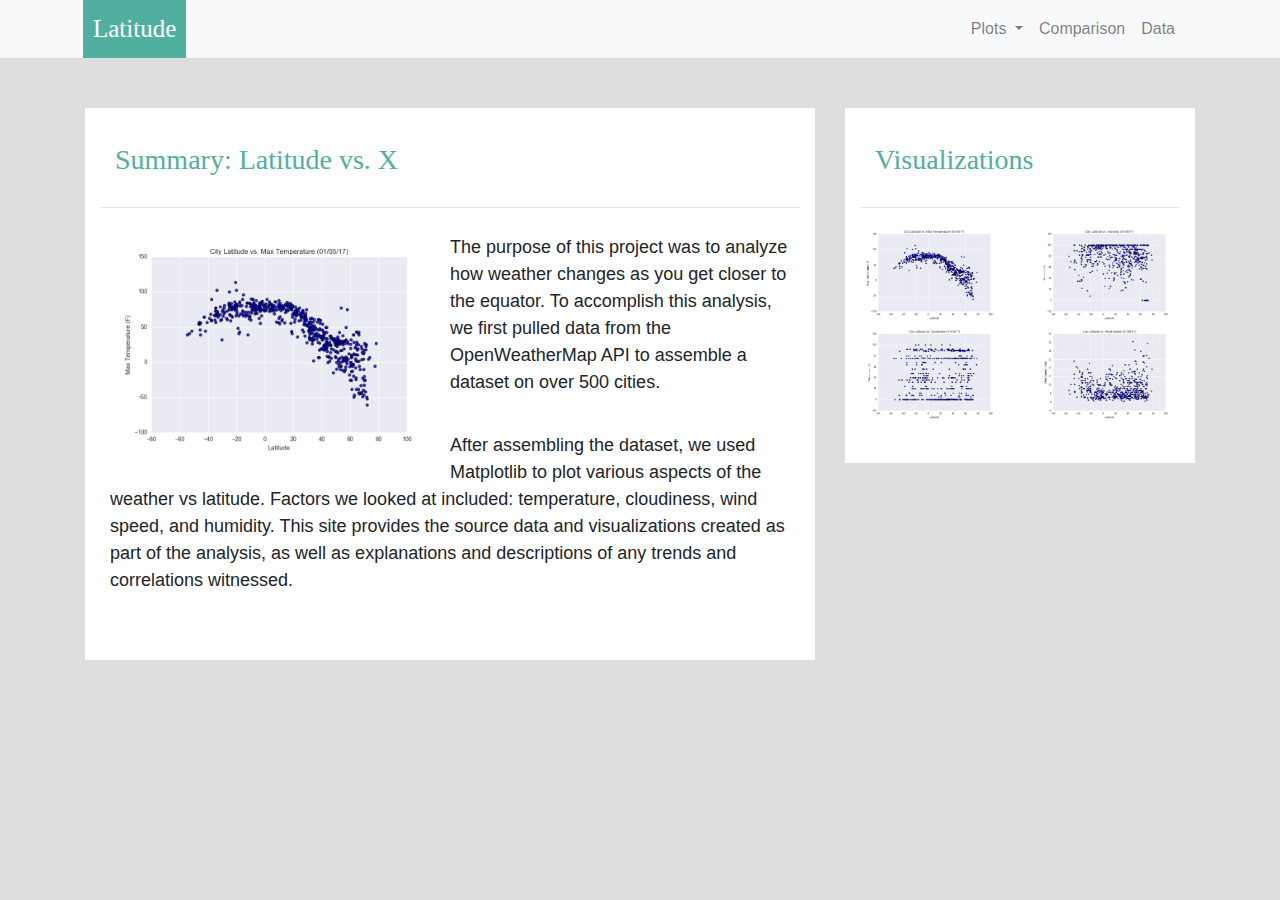
<file: index.html>
<!DOCTYPE html>
<html lang="en">

<head>
  <meta charset="UTF-8">
  <title>Summary</title>
  <link rel="stylesheet" href="https://stackpath.bootstrapcdn.com/bootstrap/4.3.1/css/bootstrap.min.css" integrity="sha384-ggOyR0iXCbMQv3Xipma34MD+dH/1fQ784/j6cY/iJTQUOhcWr7x9JvoRxT2MZw1T" crossorigin="anonymous">

  <script src="https://code.jquery.com/jquery-3.3.1.slim.min.js" integrity="sha384-q8i/X+965DzO0rT7abK41JStQIAqVgRVzpbzo5smXKp4YfRvH+8abtTE1Pi6jizo" crossorigin="anonymous"></script>
  <script src="https://cdnjs.cloudflare.com/ajax/libs/popper.js/1.14.7/umd/popper.min.js" integrity="sha384-UO2eT0CpHqdSJQ6hJty5KVphtPhzWj9WO1clHTMGa3JDZwrnQq4sF86dIHNDz0W1" crossorigin="anonymous"></script>
  <script src="https://stackpath.bootstrapcdn.com/bootstrap/4.3.1/js/bootstrap.min.js" integrity="sha384-JjSmVgyd0p3pXB1rRibZUAYoIIy6OrQ6VrjIEaFf/nJGzIxFDsf4x0xIM+B07jRM" crossorigin="anonymous"></script>

  <link rel="stylesheet" href="style.css">
</head>
<body>
    
    <!--Navbar adjustments-->
    <nav class="navbar navbar-expand-lg navbar-light bg-light">
        <div class="container">
            <a class="navbar-brand text-white" href="index.html" >Latitude</a>
            <button class="navbar-toggler" type="button" data-toggle="collapse" data-target="#navbarSupportedContent" aria-controls="navbarSupportedContent" aria-expanded="false" aria-label="Toggle navigation">
                <span class="navbar-toggler-icon"></span>
            </button>
            
            <div class="collapse navbar-collapse" id="navbarSupportedContent">
                <ul class="navbar-nav ml-auto">    
                    <li class="nav-item dropdown">
                        <a class="nav-link dropdown-toggle" href="#" id="navbarDropdown" role="button" data-toggle="dropdown" aria-haspopup="true" aria-expanded="false">
                            Plots
                        </a>
                        <div class="dropdown-menu dropdown-menu-right" aria-labelledby="navbarDropdown">
                            <a class="dropdown-item" href="temp.html">Max Temperature</a>
                            <a class="dropdown-item" href="humidity.html">Humidity</a>
                            <a class="dropdown-item" href="cloudiness.html">Cloudiness</a>
                            <a class="dropdown-item" href="windspeed.html">Wind Speed</a>
                        </div>
                    </li>
                    <li class="nav-item">
                        <a class="nav-link" href="comparison.html">Comparison</a>
                    </li>
                    <li class="nav-item">
                        <a class="nav-link" href="data.html">Data</a>
                    </li>
                </ul>
            </div>
        </div>
    </nav>
    
    <!--create container, rows and columns and add images -->
    <div class="container content">    
        <div class="row">
            <div class="col-md-8">
                <div class="col-md-12">
                    <h3>Summary: Latitude vs. X </h3>
                    <hr>
                    <div class="thumbnail">
                        <img class="img-thumbnail float-left" src="Resources/assets/images/Fig1.png " width="50%" alt="temperature">
                    </div>
                    <p>The purpose of this project was to analyze how weather changes as you get closer to the equator. To accomplish this analysis, we first pulled data from the OpenWeatherMap API to assemble a dataset on over 500 cities.  </p> 
                    
                    <p>After assembling the dataset, we used Matplotlib to plot various aspects of the weather vs latitude. Factors we looked at included: temperature, cloudiness, wind speed, and humidity. This site provides the source data and visualizations created as part of the analysis, as well as explanations and descriptions of any trends and correlations witnessed.</p>
                </div>
            </div>
            <!--visualization adjustments-->
            <div class="col-md-4">
                <div class="col-md-12">
                    <h3>Visualizations</h3>
                    <hr>
                    <div class="row">
                        <div class="col-3 col-md-6">
                            <a href="temp.html"><img src="Resources/assets/images/Fig1.png" width="100%"  alt="temperature">
                            </a> 
                        </div>
                        <div class="col-3 col-md-6">
                            <a href="humidity.html"><img src="Resources/assets/images/Fig2.png" width="100%" alt="humidity"></a>
                        </div>
                   
                        <div class="col-3 col-md-6">
                            <a href="cloudiness.html"><img src="Resources/assets/images/Fig3.png" width="100%"  alt="cloudiness"></a>
                        </div>

                        <div class="col-3 col-md-6">
                            <a href="windspeed.html"><img src="Resources/assets/images/Fig4.png"width="100%"  alt="wind speed"></a>
                        </div>
                    </div>
                </div>
            </div>
        </div>
    </div>
    
</body>
</html>
</file>
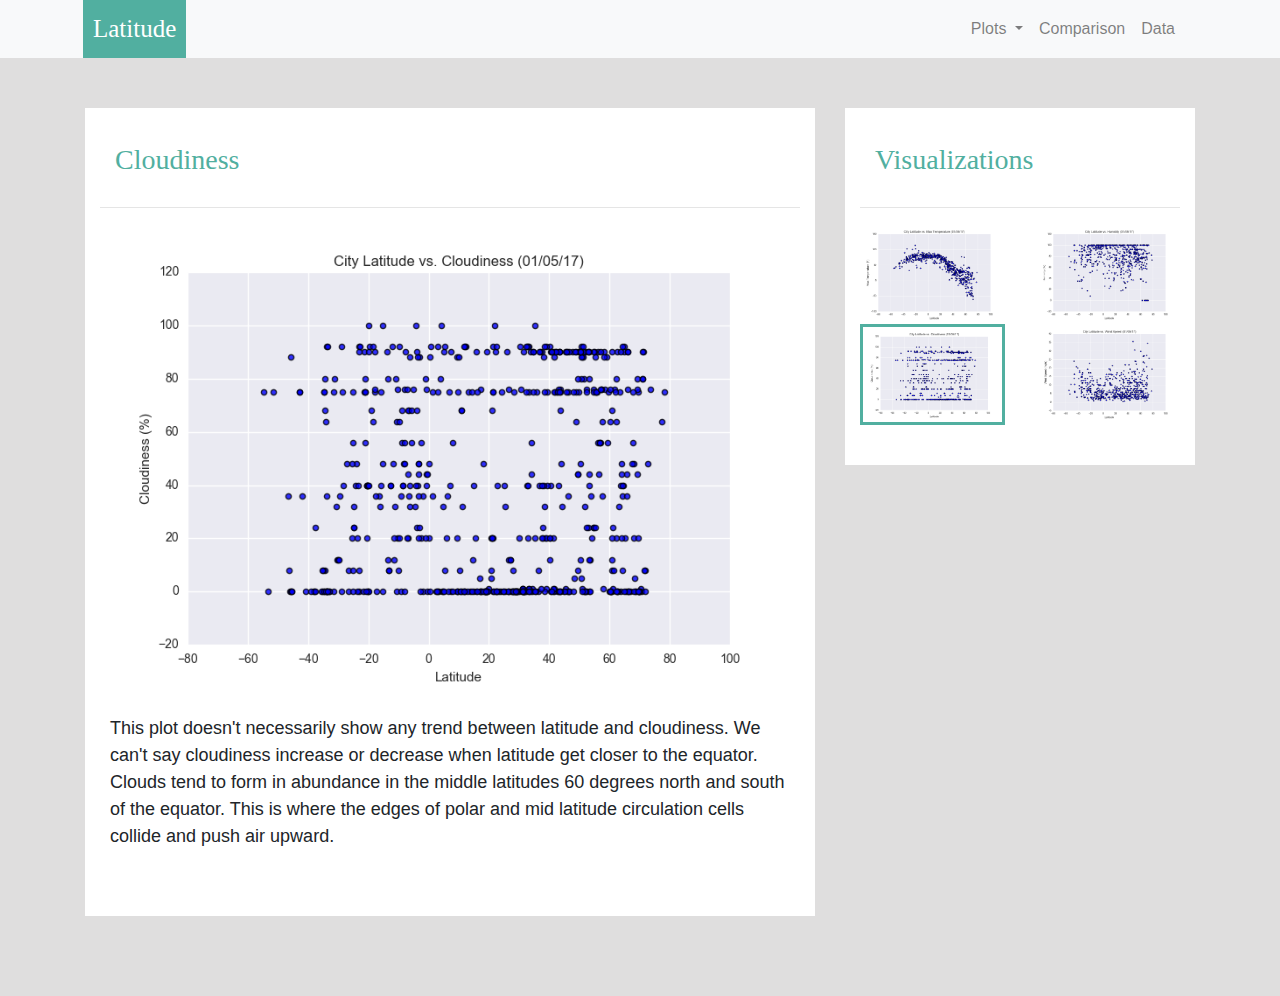
<file: cloudiness.html>
<!DOCTYPE html>
<html lang="en">

<head>
  <meta charset="UTF-8">
  <title>Cloudiness</title>
  <link rel="stylesheet" href="https://stackpath.bootstrapcdn.com/bootstrap/4.3.1/css/bootstrap.min.css" integrity="sha384-ggOyR0iXCbMQv3Xipma34MD+dH/1fQ784/j6cY/iJTQUOhcWr7x9JvoRxT2MZw1T" crossorigin="anonymous">

  <script src="https://code.jquery.com/jquery-3.3.1.slim.min.js" integrity="sha384-q8i/X+965DzO0rT7abK41JStQIAqVgRVzpbzo5smXKp4YfRvH+8abtTE1Pi6jizo" crossorigin="anonymous"></script>
  <script src="https://cdnjs.cloudflare.com/ajax/libs/popper.js/1.14.7/umd/popper.min.js" integrity="sha384-UO2eT0CpHqdSJQ6hJty5KVphtPhzWj9WO1clHTMGa3JDZwrnQq4sF86dIHNDz0W1" crossorigin="anonymous"></script>
  <script src="https://stackpath.bootstrapcdn.com/bootstrap/4.3.1/js/bootstrap.min.js" integrity="sha384-JjSmVgyd0p3pXB1rRibZUAYoIIy6OrQ6VrjIEaFf/nJGzIxFDsf4x0xIM+B07jRM" crossorigin="anonymous"></script>

  <link rel="stylesheet" href="style.css">
</head>
<body>
    <!--Navbar adjustments-->
    <nav class="navbar navbar-expand-lg navbar-light bg-light">
        <div class="container">
            <a class="navbar-brand text-white" href="index.html">Latitude</a>
            <button class="navbar-toggler" type="button" data-toggle="collapse" data-target="#navbarSupportedContent" aria-controls="navbarSupportedContent" aria-expanded="false" aria-label="Toggle navigation">
                <span class="navbar-toggler-icon"></span>
            </button>
                
            <div class="collapse navbar-collapse" id="navbarSupportedContent">
                <ul class="navbar-nav ml-auto">    
                    <li class="nav-item dropdown">
                        <a class="nav-link dropdown-toggle" href="#" id="navbarDropdown" role="button" data-toggle="dropdown" aria-haspopup="true" aria-expanded="false">
                            Plots
                        </a>
                        <div class="dropdown-menu dropdown-menu-right" aria-labelledby="navbarDropdown">
                            <a class="dropdown-item" href="temp.html">Max Temperature</a>
                            <a class="dropdown-item" href="humidity.html">Humidity</a>
                            <a class="dropdown-item" href="cloudiness.html">Cloudiness</a>
                            <a class="dropdown-item" href="windspeed.html">Wind Speed</a>
                        </div>
                    </li>
                    <li class="nav-item">
                        <a class="nav-link" href="comparison.html">Comparison</a>
                    </li>
                    <li class="nav-item">
                        <a class="nav-link" href="data.html">Data</a>
                    </li>
                </ul>
            </div>
        </div> 
    </nav>
    <!--cloudiness content adjustments-->
    <div class="container content">
        <div class="row">
            <div class="col-md-8">
                <div class="col-md-12">
                    <h3>Cloudiness</h3>
                    <hr>
                    <img src="Resources/assets/images/Fig3.png" width="100%" alt="cloudiness">
                    <br>
                    <p>This plot doesn't necessarily show any trend between latitude and cloudiness. We can't say cloudiness increase or decrease when latitude get closer to the equator. Clouds tend to form in abundance in the middle latitudes 60 degrees north and south of the equator. This is where the edges of polar and mid latitude circulation cells collide and push air upward. </p>
                </div>
            </div>
            <!--visualizations container adjustments-->
            <div class="col-md-4">
                <div class="col-md-12">
                    <h3>Visualizations</h3>
                    <hr>
                    <div class="row">
                        <div class="col-3 col-md-6">
                            <a href="temp.html"><img src="Resources/assets/images/Fig1.png" width="100%" alt="temprature"></a>
                        </div>
                       
                        <div class="col-3 col-md-6">
                            <a href="humidity.html"><img src="Resources/assets/images/Fig2.png" width="100%" alt="humidity"></a>
                        </div>
                    
                        <div class="col-3 col-md-6">
                            <a href="cloudiness.html"><img class="pic" src="Resources/assets/images/Fig3.png" width="100%" alt="cloudiness"></a>
                        </div>
                        
                        <div class="col-3 col-md-6">
                            <a href="windspeed.html"><img src="Resources/assets/images/Fig4.png" width="100%" alt="windspeed"></a>
                        </div>
                    </div>
                </div>
            </div>            
        </div>    
    </div>
</body>
</html>
</file>
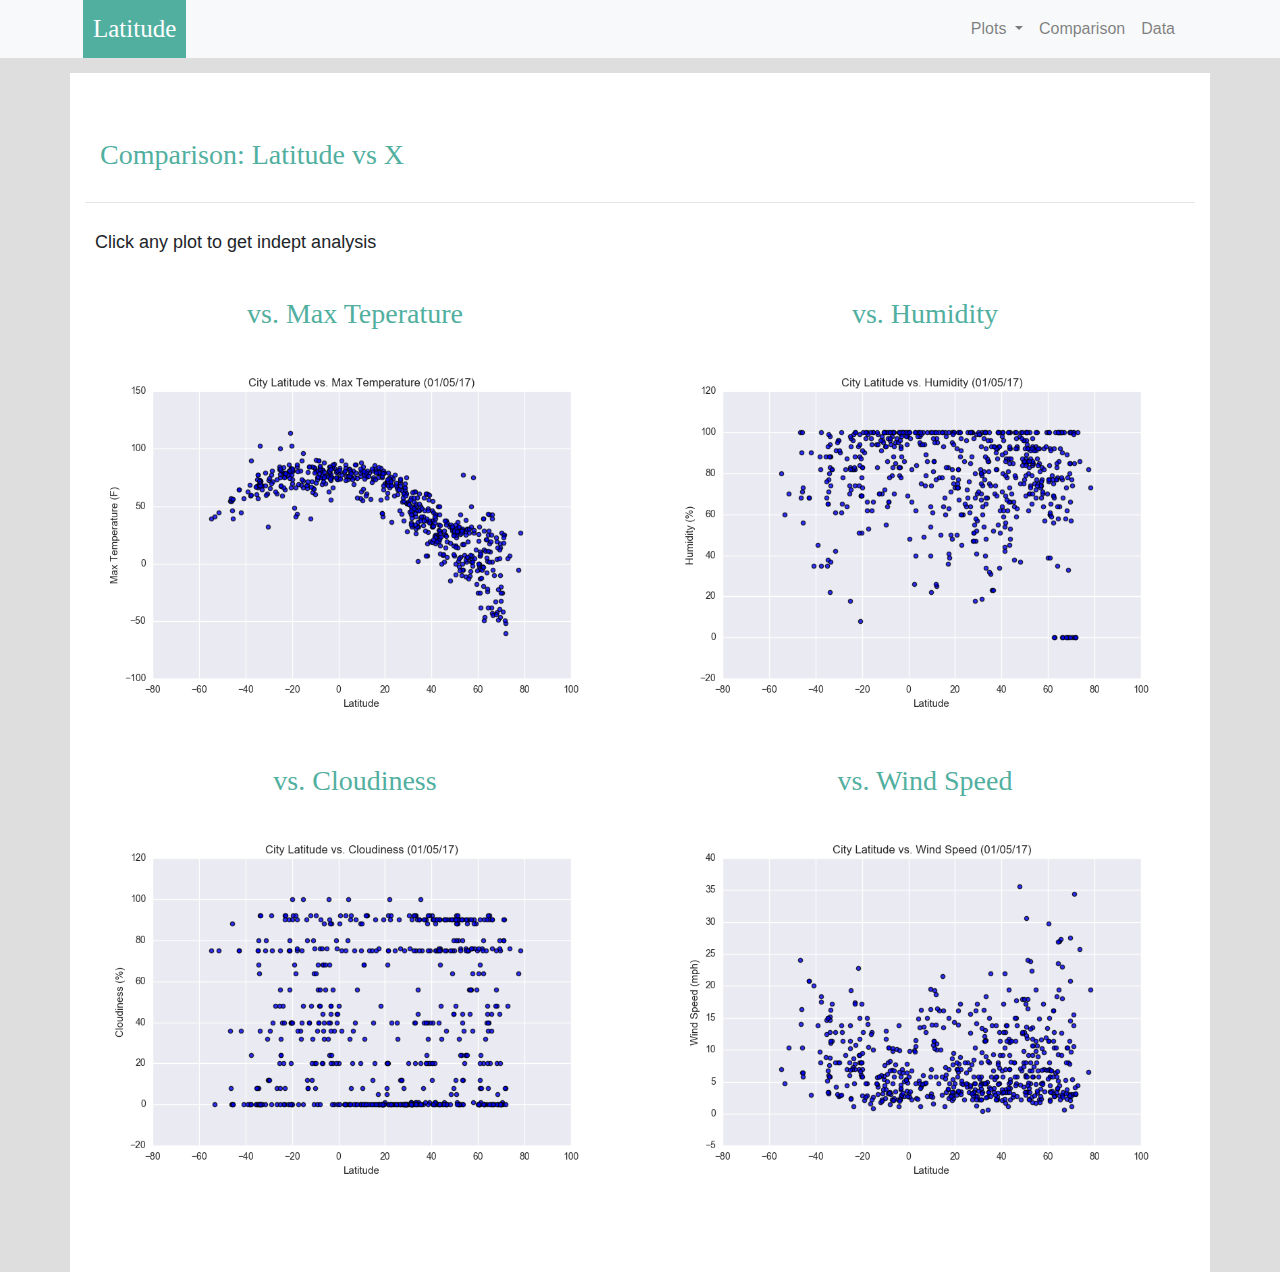
<file: comparison.html>
<!DOCTYPE html>
<html lang="en">

<head>
  <meta charset="UTF-8">
  <title>Comparison</title>
  <link rel="stylesheet" href="https://stackpath.bootstrapcdn.com/bootstrap/4.3.1/css/bootstrap.min.css" integrity="sha384-ggOyR0iXCbMQv3Xipma34MD+dH/1fQ784/j6cY/iJTQUOhcWr7x9JvoRxT2MZw1T" crossorigin="anonymous">

  <script src="https://code.jquery.com/jquery-3.3.1.slim.min.js" integrity="sha384-q8i/X+965DzO0rT7abK41JStQIAqVgRVzpbzo5smXKp4YfRvH+8abtTE1Pi6jizo" crossorigin="anonymous"></script>
  <script src="https://cdnjs.cloudflare.com/ajax/libs/popper.js/1.14.7/umd/popper.min.js" integrity="sha384-UO2eT0CpHqdSJQ6hJty5KVphtPhzWj9WO1clHTMGa3JDZwrnQq4sF86dIHNDz0W1" crossorigin="anonymous"></script>
  <script src="https://stackpath.bootstrapcdn.com/bootstrap/4.3.1/js/bootstrap.min.js" integrity="sha384-JjSmVgyd0p3pXB1rRibZUAYoIIy6OrQ6VrjIEaFf/nJGzIxFDsf4x0xIM+B07jRM" crossorigin="anonymous"></script>

  <link rel="stylesheet" href="style.css">
</head>
<body>
    <!--Navbar adjustments-->
    <nav class="navbar navbar-expand-lg navbar-light bg-light">
        <div class="container">
            <a class="navbar-brand text-white" href="index.html">Latitude</a>
            <button class="navbar-toggler" type="button" data-toggle="collapse" data-target="#navbarSupportedContent" aria-controls="navbarSupportedContent" aria-expanded="false" aria-label="Toggle navigation">
                <span class="navbar-toggler-icon"></span>
            </button>
                
            <div class="collapse navbar-collapse" id="navbarSupportedContent">
                <ul class="navbar-nav ml-auto">    
                    <li class="nav-item dropdown">
                        <a class="nav-link dropdown-toggle" href="#" id="navbarDropdown" role="button" data-toggle="dropdown" aria-haspopup="true" aria-expanded="false">
                            Plots
                        </a>
                        <div class="dropdown-menu dropdown-menu-right" aria-labelledby="navbarDropdown">
                            <a class="dropdown-item" href="temp.html">Max Temperature</a>
                            <a class="dropdown-item" href="humidity.html">Humidity</a>
                            <a class="dropdown-item" href="cloudiness.html">Cloudiness</a>
                            <a class="dropdown-item" href="windspeed.html">Wind Speed</a>
                        </div>
                    </li>
                    <li class="nav-item">
                        <a class="nav-link" href="comparison.html">Comparison</a>
                    </li>
                    <li class="nav-item">
                        <a class="nav-link" href="data.html">Data</a>
                    </li>
                </ul>
            </div>
        </div>
    </nav>
    
    <!--Add plots in a container-->
    <div class="container content bg-white">
        <h3>Comparison: Latitude vs X</h3>
        <hr>
        <p>Click any plot to get indept analysis</p>
        <div class="row">
            <div class="col-md-6">
                <h3 class="text-center">vs. Max Teperature</h3>
                <a href="temp.html"><img width="100%" src="Resources/assets/images/Fig1.png"></a>   
            </div>
            <div class="col-md-6">
                <h3 class="text-center">vs. Humidity</h3>
                <a href="humidity.html"><img width="100%" src="Resources/assets/images/Fig2.png"></a>  
            </div>
        </div>
        <br>
        <div class="row">
            <div class="col-md-6">
                <h3 class="text-center">vs. Cloudiness </h3>
                <a href="cloudiness.html"><img width="100%" src="Resources/assets/images/Fig3.png"></a>   
            </div>
            <div class="col-md-6">
                <h3 class="text-center">vs. Wind Speed</h3>
                <a href="windspeed.html"><img width="100%" src="Resources/assets/images/Fig4.png"></a>  
            </div>
        </div>   
    </div>
    
    
</body>
</html>
</file>
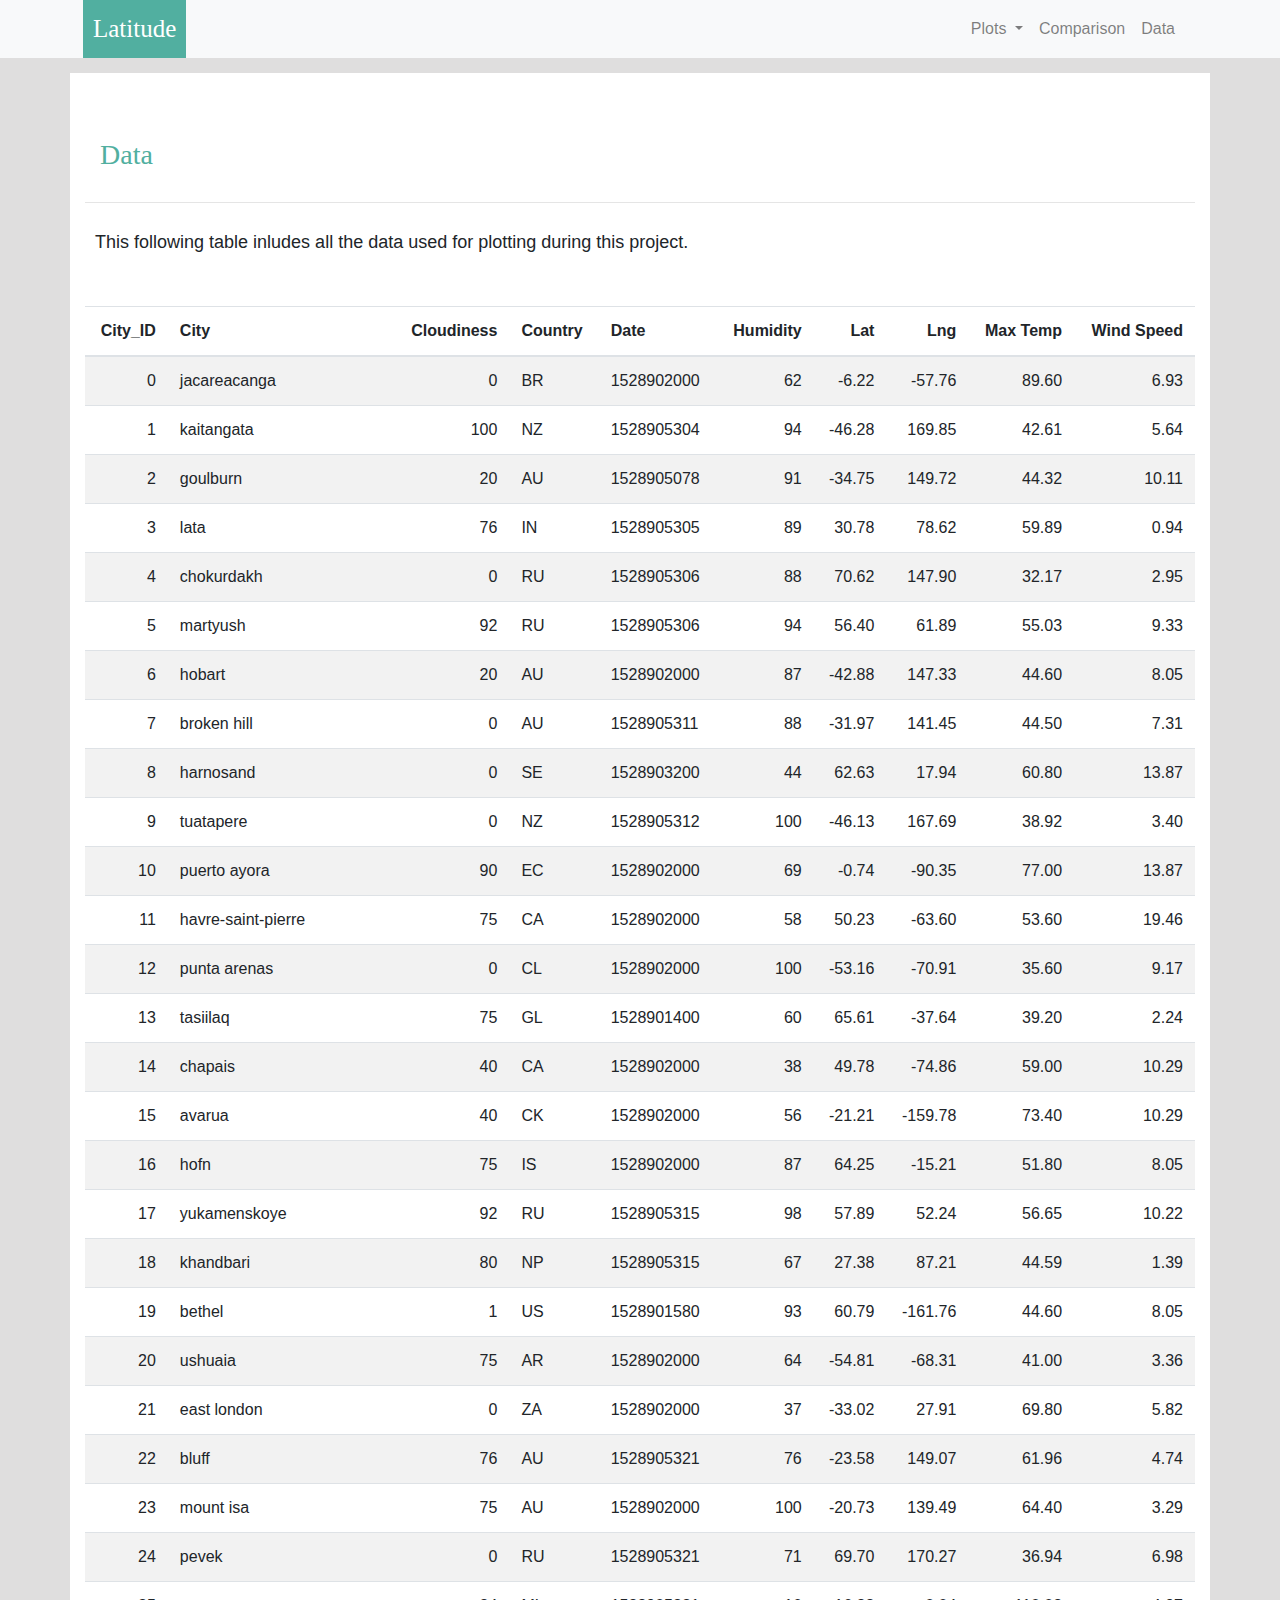
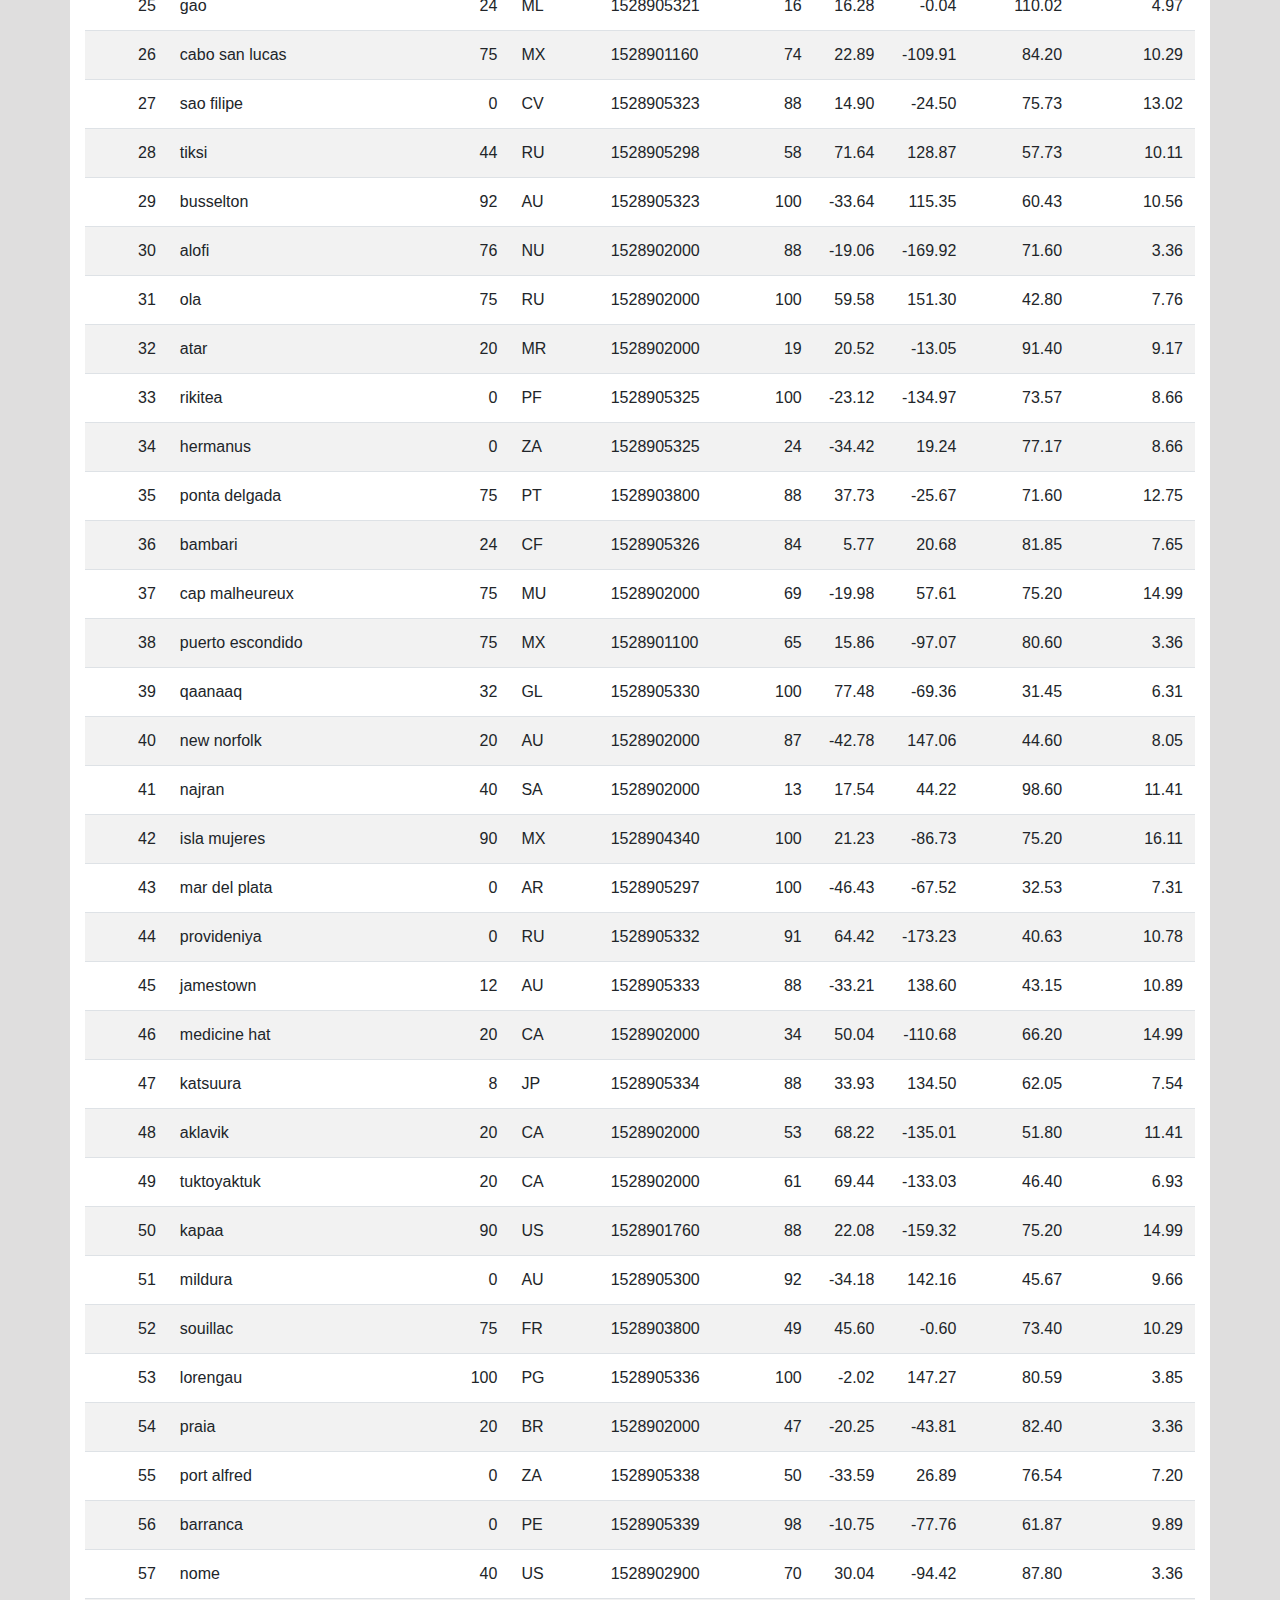
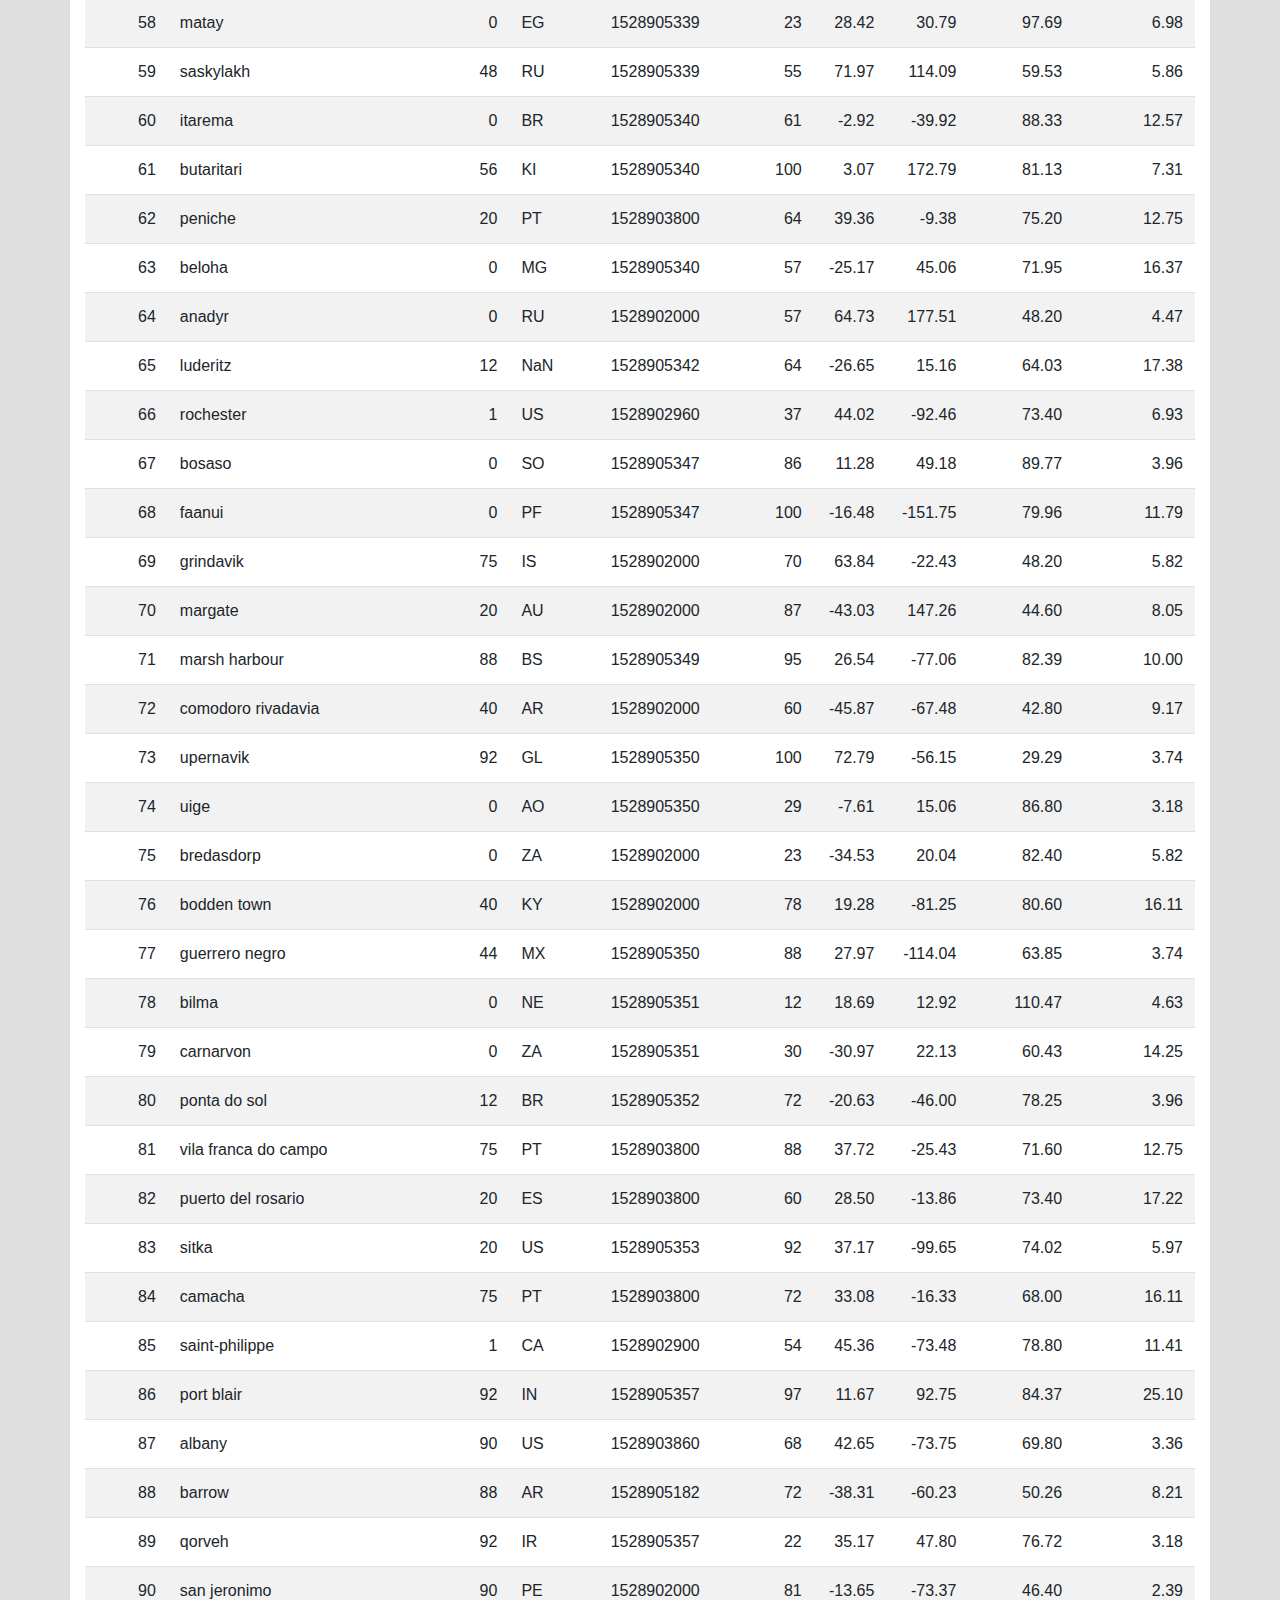
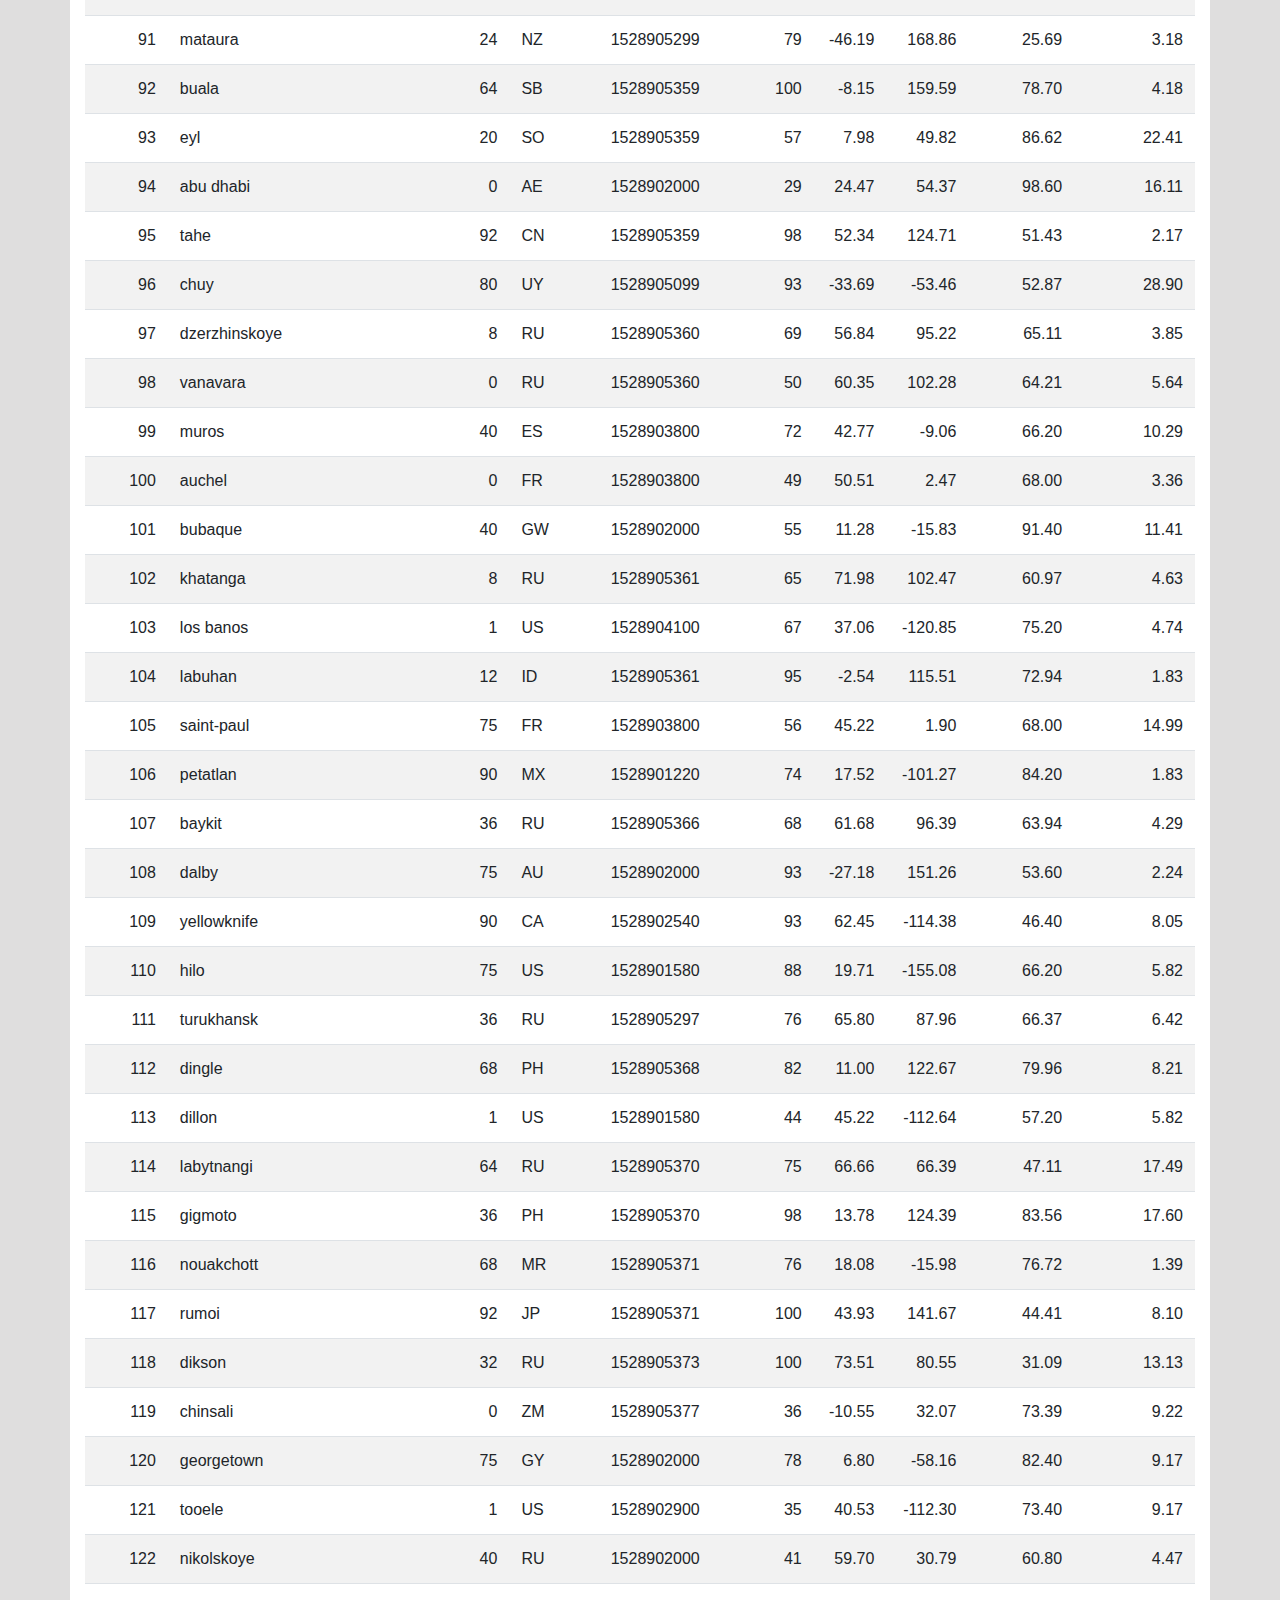
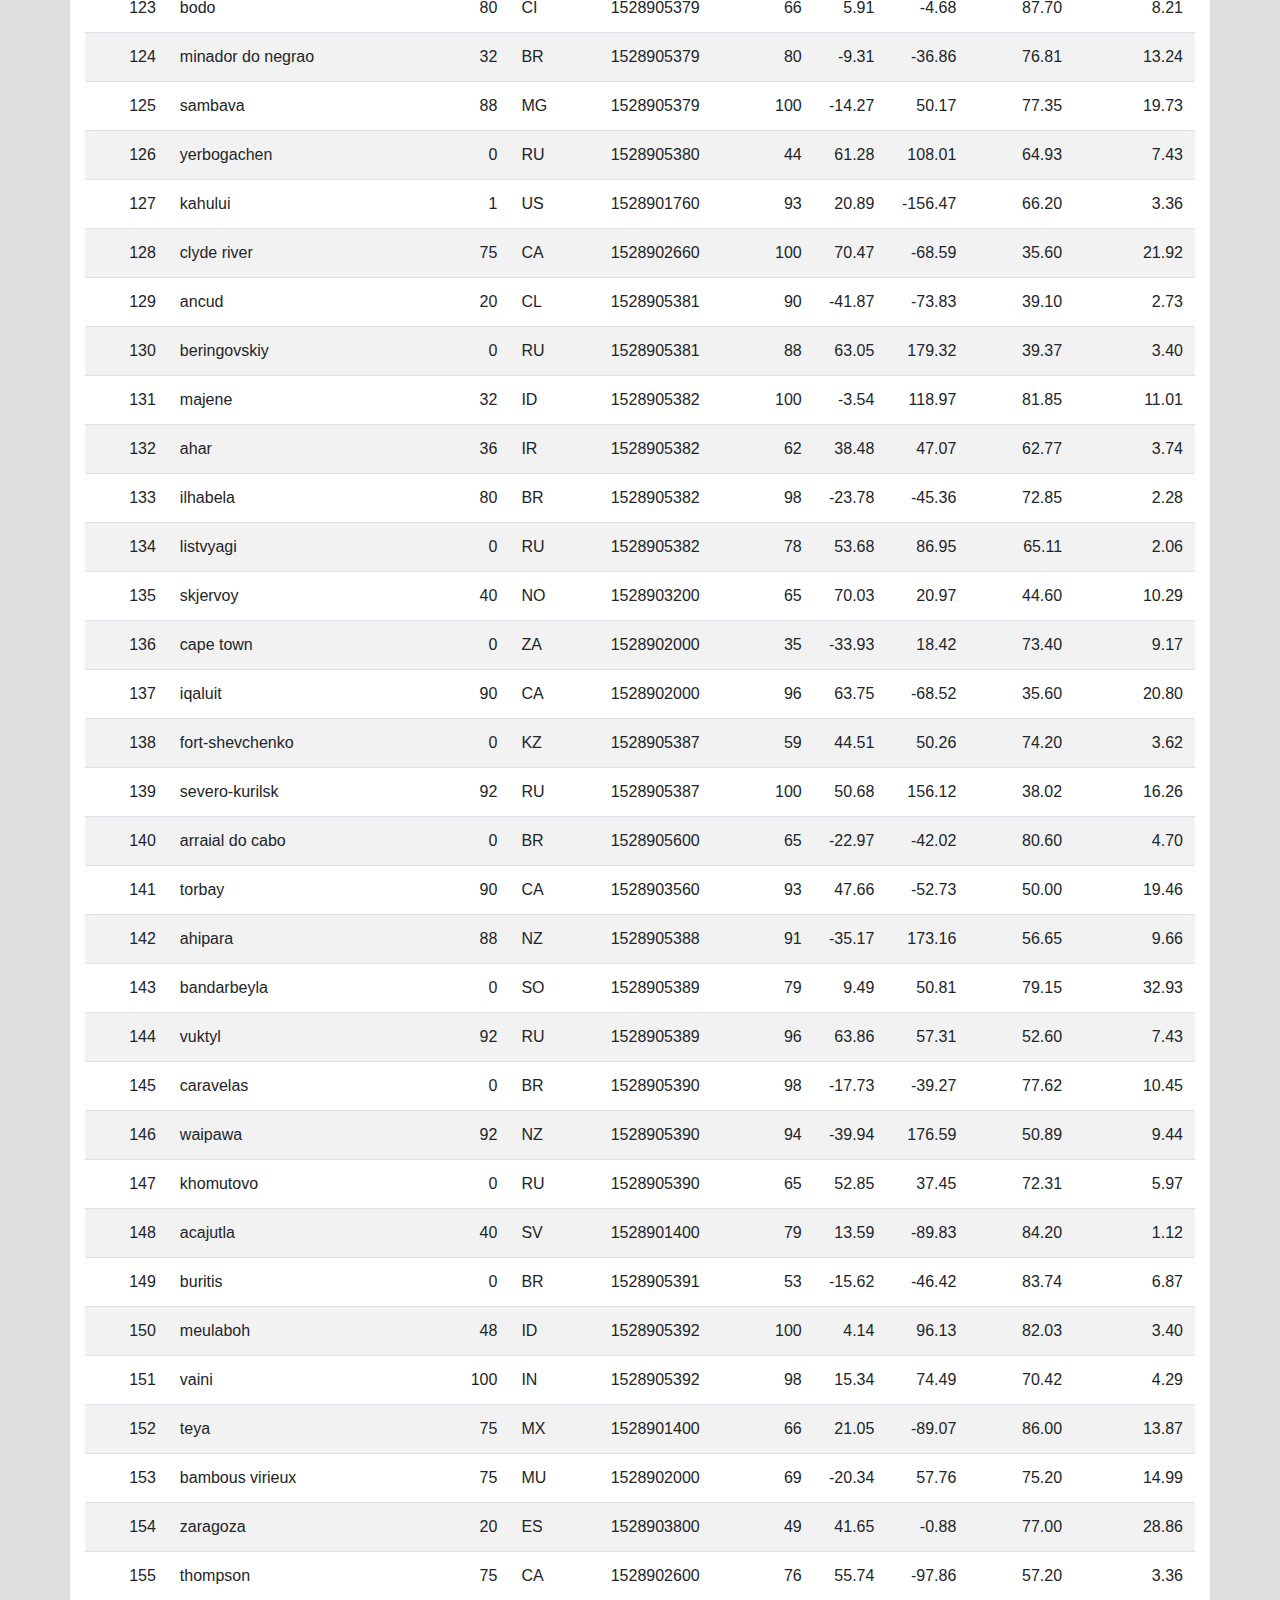
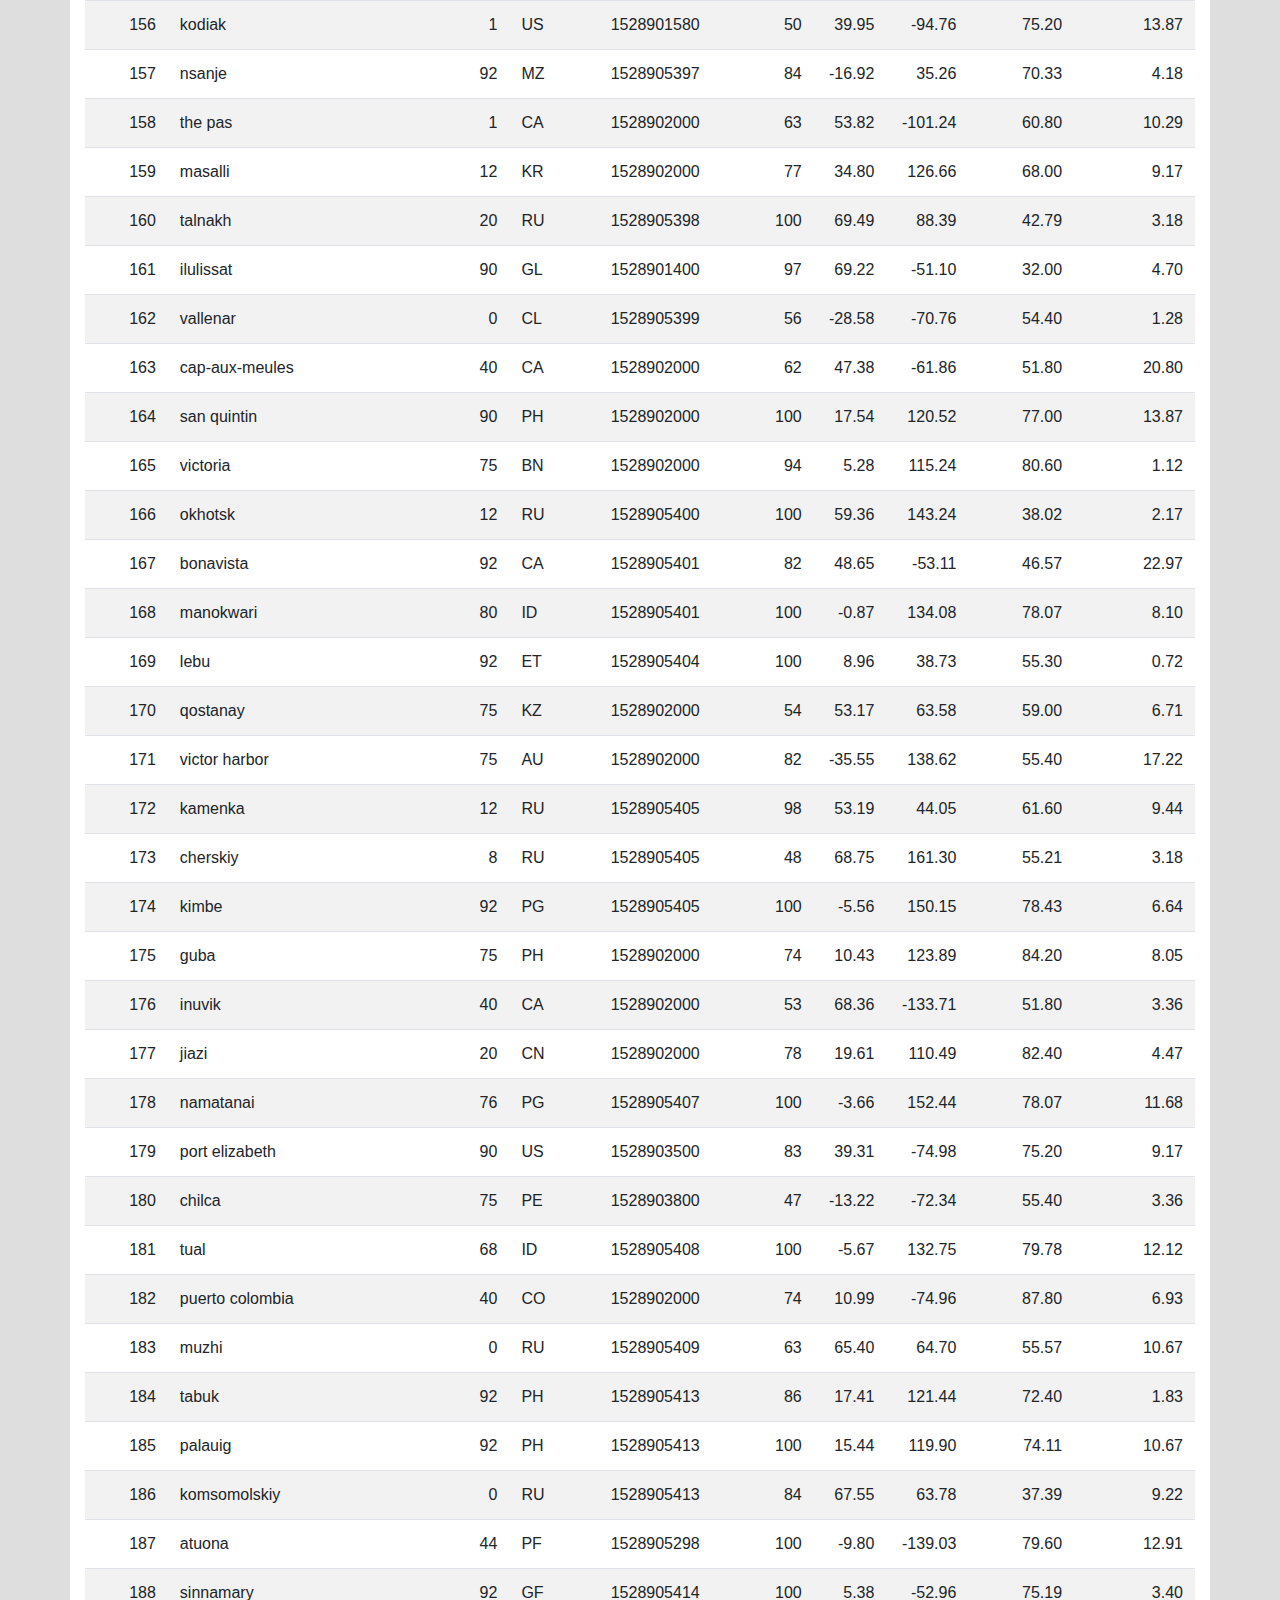
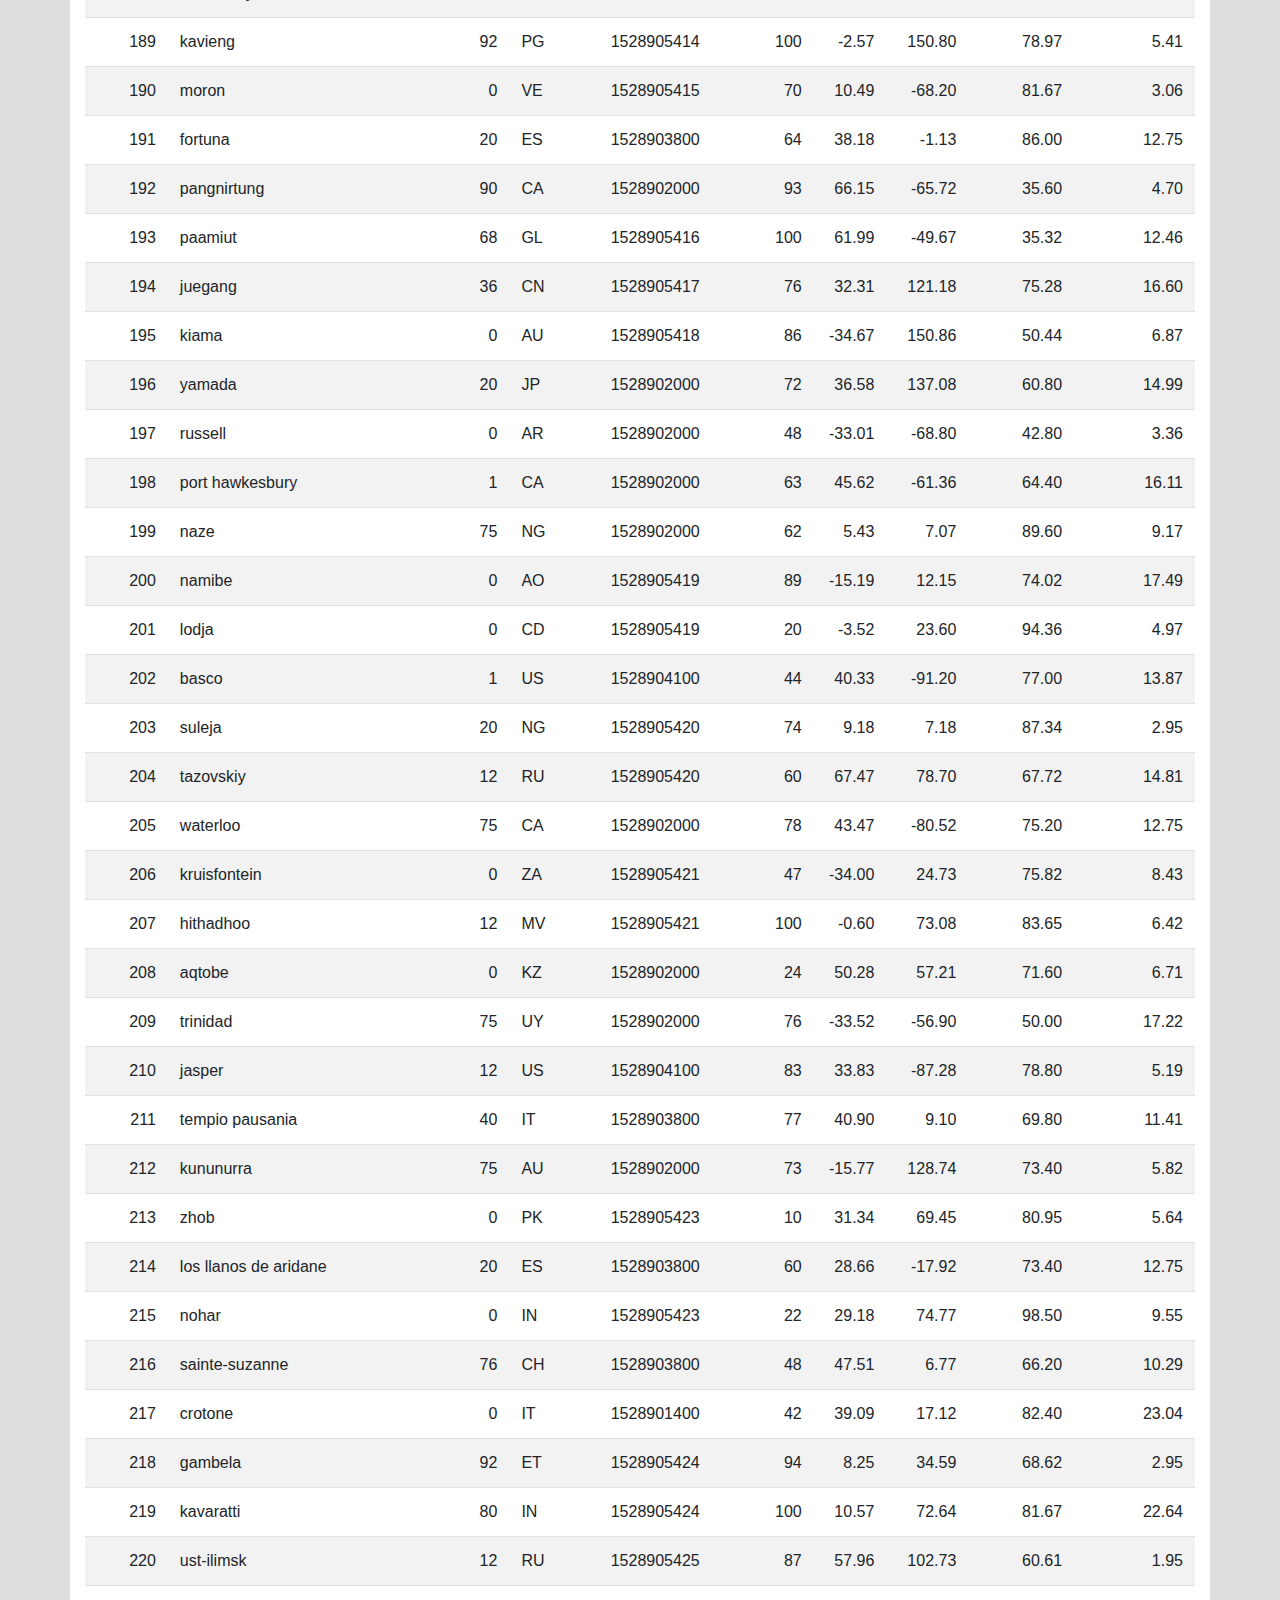
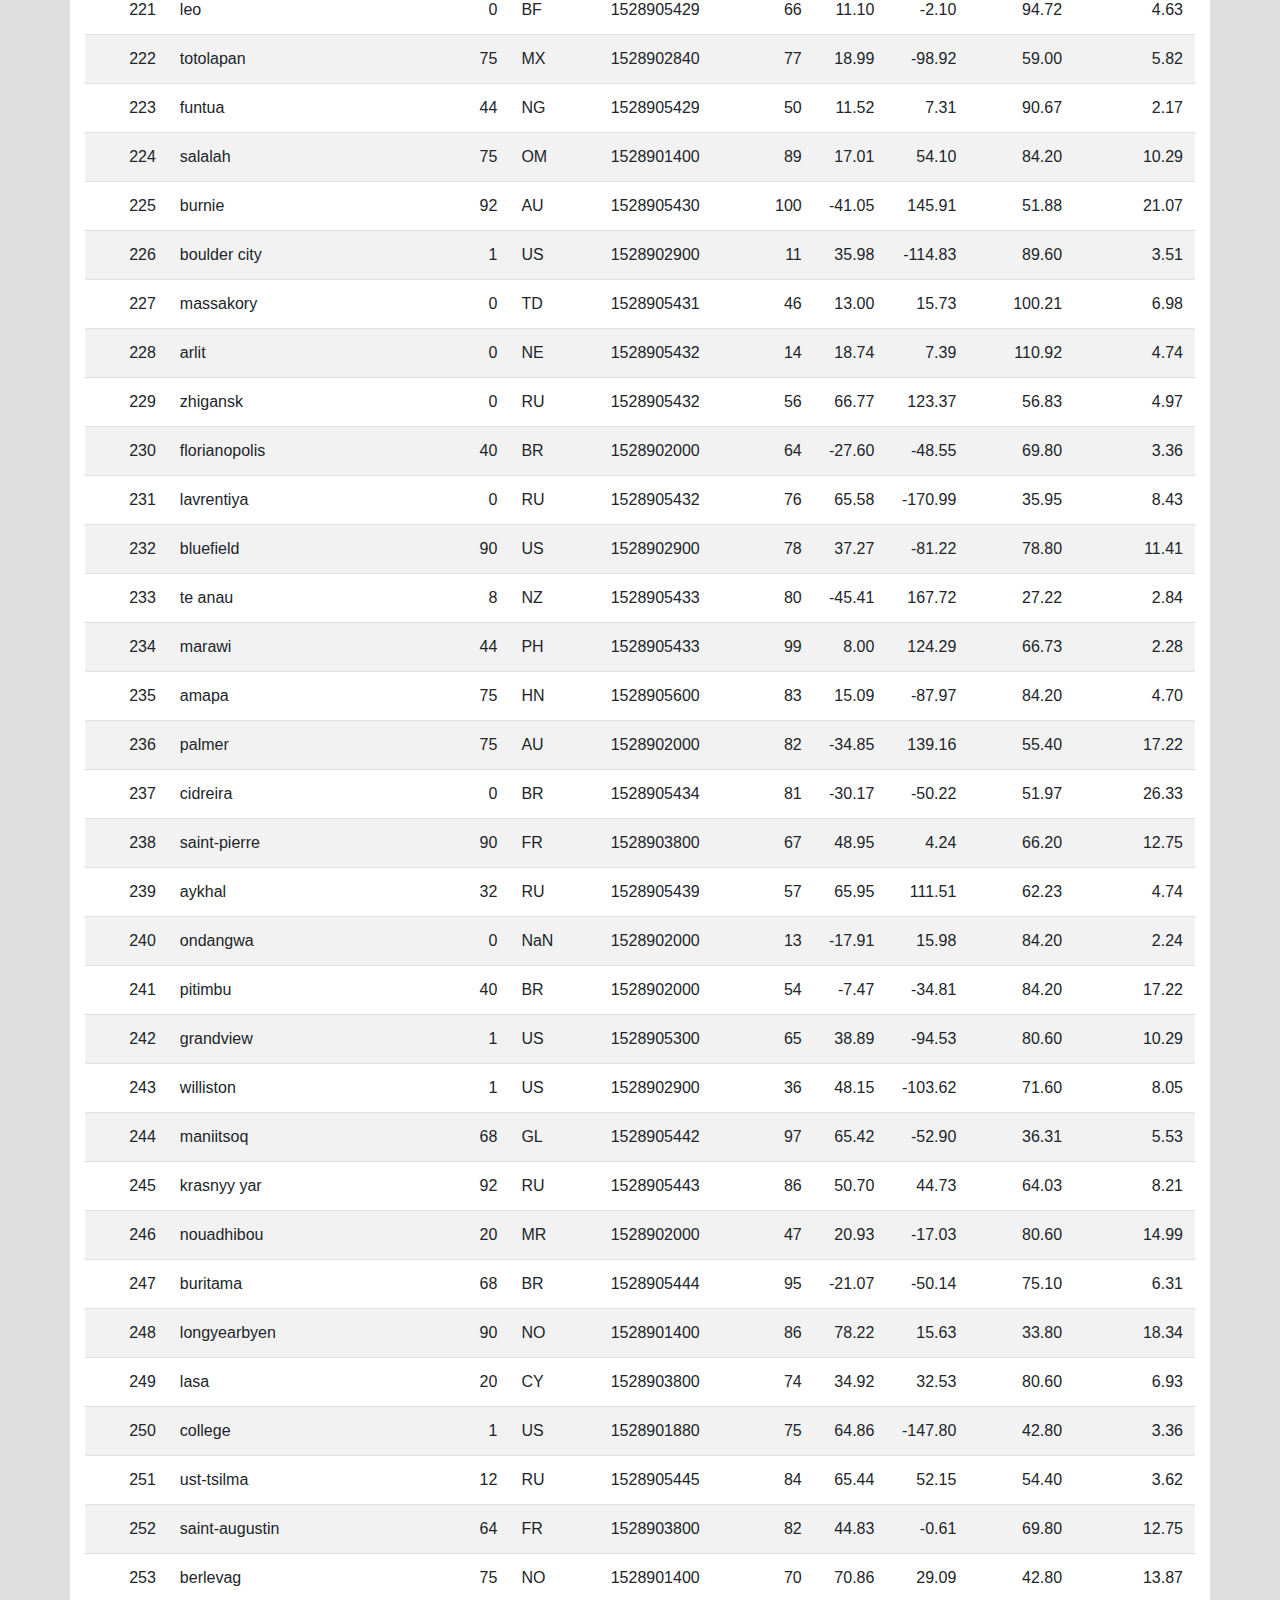
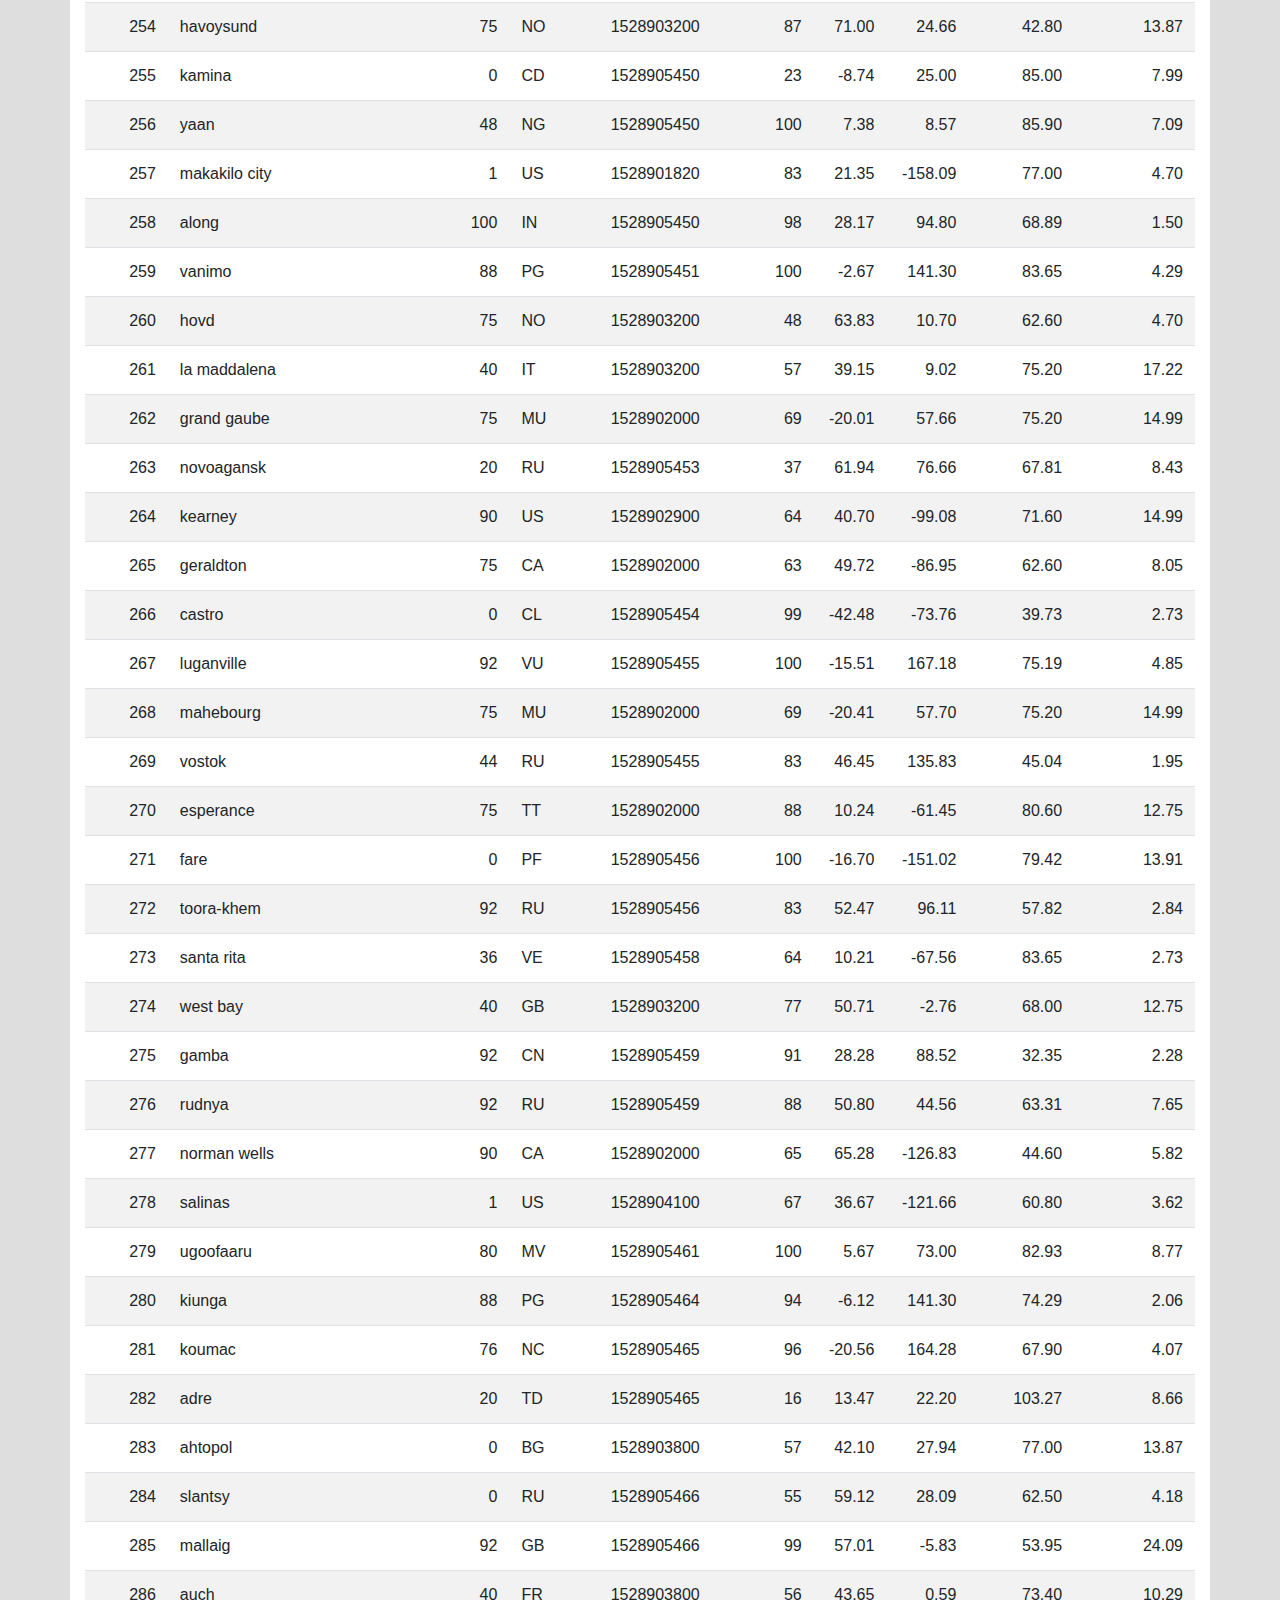
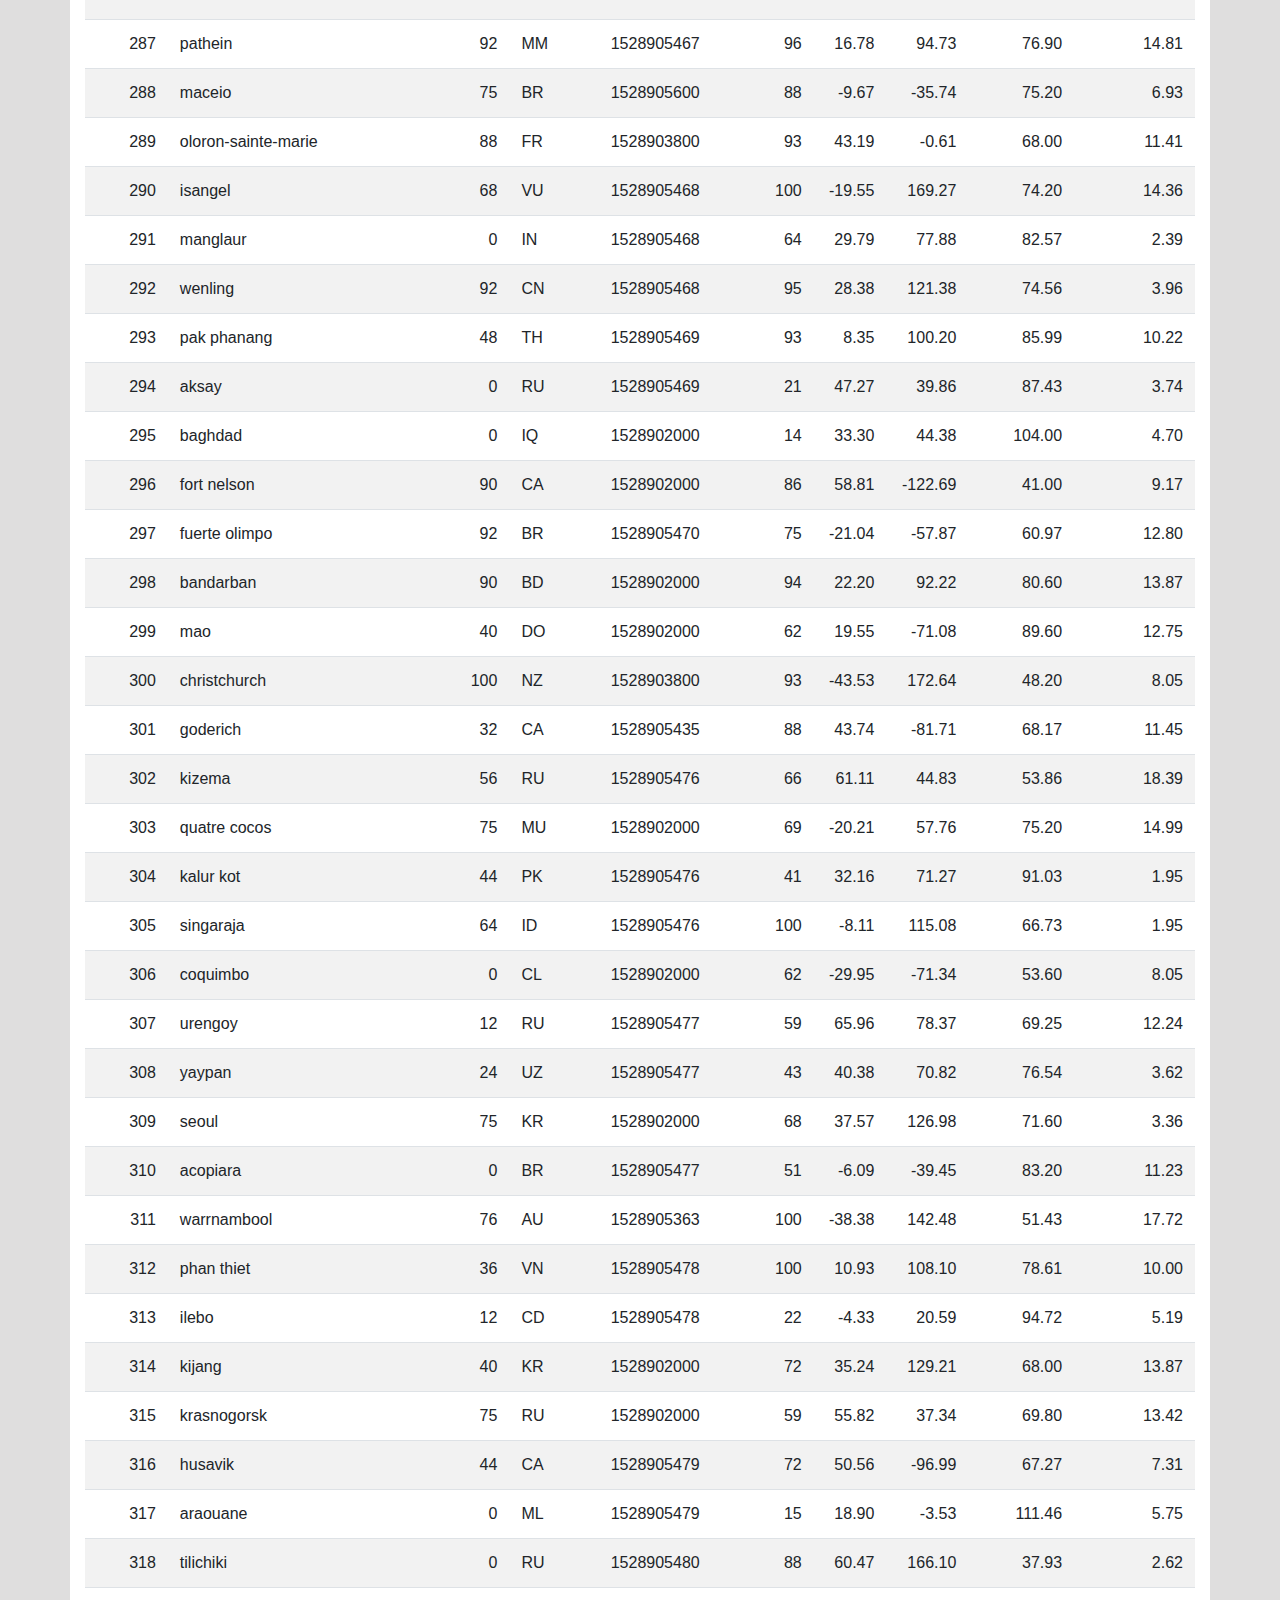
<file: data.html>
<!DOCTYPE html>
<html lang="en">

<head>
  <meta charset="UTF-8">
  <title>Data</title>
  <link rel="stylesheet" href="https://stackpath.bootstrapcdn.com/bootstrap/4.3.1/css/bootstrap.min.css" integrity="sha384-ggOyR0iXCbMQv3Xipma34MD+dH/1fQ784/j6cY/iJTQUOhcWr7x9JvoRxT2MZw1T" crossorigin="anonymous">

  <script src="https://code.jquery.com/jquery-3.3.1.slim.min.js" integrity="sha384-q8i/X+965DzO0rT7abK41JStQIAqVgRVzpbzo5smXKp4YfRvH+8abtTE1Pi6jizo" crossorigin="anonymous"></script>
  <script src="https://cdnjs.cloudflare.com/ajax/libs/popper.js/1.14.7/umd/popper.min.js" integrity="sha384-UO2eT0CpHqdSJQ6hJty5KVphtPhzWj9WO1clHTMGa3JDZwrnQq4sF86dIHNDz0W1" crossorigin="anonymous"></script>
  <script src="https://stackpath.bootstrapcdn.com/bootstrap/4.3.1/js/bootstrap.min.js" integrity="sha384-JjSmVgyd0p3pXB1rRibZUAYoIIy6OrQ6VrjIEaFf/nJGzIxFDsf4x0xIM+B07jRM" crossorigin="anonymous"></script>

  <link rel="stylesheet" href="style.css">
</head>

<body>
  <!--Navbar adjustments-->
  <nav class="navbar navbar-expand-lg navbar-light bg-light">
    <div class="container">
      <a class="navbar-brand text-white" href="index.html">Latitude</a>
      <button class="navbar-toggler" type="button" data-toggle="collapse" data-target="#navbarSupportedContent" aria-controls="navbarSupportedContent" aria-expanded="false" aria-label="Toggle navigation">
          <span class="navbar-toggler-icon"></span>
      </button>
            
      <div class="collapse navbar-collapse" id="navbarSupportedContent">
        <ul class="navbar-nav ml-auto">    
          <li class="nav-item dropdown">
              <a class="nav-link dropdown-toggle" href="#" id="navbarDropdown" role="button" data-toggle="dropdown" aria-haspopup="true" aria-expanded="false">
              Plots
              </a>
              <div class="dropdown-menu dropdown-menu-right" aria-labelledby="navbarDropdown">
                <a class="dropdown-item" href="temp.html">Max Temperature</a>
                <a class="dropdown-item" href="humidity.html">Humidity</a>
                <a class="dropdown-item" href="cloudines.html">Cloudiness</a>
                <a class="dropdown-item" href="windspeed.html">Wind Speed</a>
              </div>
          </li>
          <li class="nav-item">
              <a class="nav-link" href="comparison.html">Comparison</a>
          </li>
          <li class="nav-item">
              <a class="nav-link" href="data.html">Data</a>
          </li>
        </ul>
      </div>
    </div>  
  </nav>
  
  <!--Get the csv data as table-->
  <div class="container content bg-white">
    <h3>Data</h3>
    <hr>
    <p>This following table inludes all the data used for plotting during this project.</p>
    <br>

    <table class="table table-striped">
    <thead>
      <tr>
        <th>City_ID</th>
        <th>City</th>
        <th>Cloudiness</th>
        <th>Country</th>
        <th>Date</th>
        <th>Humidity</th>
        <th>Lat</th>
        <th>Lng</th>
        <th>Max Temp</th>
        <th>Wind Speed</th>
      </tr>
    </thead>
    <tbody>
      <tr>
        <td>0</td>
        <td>jacareacanga</td>
        <td>0</td>
        <td>BR</td>
        <td>1528902000</td>
        <td>62</td>
        <td>-6.22</td>
        <td>-57.76</td>
        <td>89.60</td>
        <td>6.93</td>
      </tr>
      <tr>
        <td>1</td>
        <td>kaitangata</td>
        <td>100</td>
        <td>NZ</td>
        <td>1528905304</td>
        <td>94</td>
        <td>-46.28</td>
        <td>169.85</td>
        <td>42.61</td>
        <td>5.64</td>
      </tr>
      <tr>
        <td>2</td>
        <td>goulburn</td>
        <td>20</td>
        <td>AU</td>
        <td>1528905078</td>
        <td>91</td>
        <td>-34.75</td>
        <td>149.72</td>
        <td>44.32</td>
        <td>10.11</td>
      </tr>
      <tr>
        <td>3</td>
        <td>lata</td>
        <td>76</td>
        <td>IN</td>
        <td>1528905305</td>
        <td>89</td>
        <td>30.78</td>
        <td>78.62</td>
        <td>59.89</td>
        <td>0.94</td>
      </tr>
      <tr>
        <td>4</td>
        <td>chokurdakh</td>
        <td>0</td>
        <td>RU</td>
        <td>1528905306</td>
        <td>88</td>
        <td>70.62</td>
        <td>147.90</td>
        <td>32.17</td>
        <td>2.95</td>
      </tr>
      <tr>
        <td>5</td>
        <td>martyush</td>
        <td>92</td>
        <td>RU</td>
        <td>1528905306</td>
        <td>94</td>
        <td>56.40</td>
        <td>61.89</td>
        <td>55.03</td>
        <td>9.33</td>
      </tr>
      <tr>
        <td>6</td>
        <td>hobart</td>
        <td>20</td>
        <td>AU</td>
        <td>1528902000</td>
        <td>87</td>
        <td>-42.88</td>
        <td>147.33</td>
        <td>44.60</td>
        <td>8.05</td>
      </tr>
      <tr>
        <td>7</td>
        <td>broken hill</td>
        <td>0</td>
        <td>AU</td>
        <td>1528905311</td>
        <td>88</td>
        <td>-31.97</td>
        <td>141.45</td>
        <td>44.50</td>
        <td>7.31</td>
      </tr>
      <tr>
        <td>8</td>
        <td>harnosand</td>
        <td>0</td>
        <td>SE</td>
        <td>1528903200</td>
        <td>44</td>
        <td>62.63</td>
        <td>17.94</td>
        <td>60.80</td>
        <td>13.87</td>
      </tr>
      <tr>
        <td>9</td>
        <td>tuatapere</td>
        <td>0</td>
        <td>NZ</td>
        <td>1528905312</td>
        <td>100</td>
        <td>-46.13</td>
        <td>167.69</td>
        <td>38.92</td>
        <td>3.40</td>
      </tr>
      <tr>
        <td>10</td>
        <td>puerto ayora</td>
        <td>90</td>
        <td>EC</td>
        <td>1528902000</td>
        <td>69</td>
        <td>-0.74</td>
        <td>-90.35</td>
        <td>77.00</td>
        <td>13.87</td>
      </tr>
      <tr>
        <td>11</td>
        <td>havre-saint-pierre</td>
        <td>75</td>
        <td>CA</td>
        <td>1528902000</td>
        <td>58</td>
        <td>50.23</td>
        <td>-63.60</td>
        <td>53.60</td>
        <td>19.46</td>
      </tr>
      <tr>
        <td>12</td>
        <td>punta arenas</td>
        <td>0</td>
        <td>CL</td>
        <td>1528902000</td>
        <td>100</td>
        <td>-53.16</td>
        <td>-70.91</td>
        <td>35.60</td>
        <td>9.17</td>
      </tr>
      <tr>
        <td>13</td>
        <td>tasiilaq</td>
        <td>75</td>
        <td>GL</td>
        <td>1528901400</td>
        <td>60</td>
        <td>65.61</td>
        <td>-37.64</td>
        <td>39.20</td>
        <td>2.24</td>
      </tr>
      <tr>
        <td>14</td>
        <td>chapais</td>
        <td>40</td>
        <td>CA</td>
        <td>1528902000</td>
        <td>38</td>
        <td>49.78</td>
        <td>-74.86</td>
        <td>59.00</td>
        <td>10.29</td>
      </tr>
      <tr>
        <td>15</td>
        <td>avarua</td>
        <td>40</td>
        <td>CK</td>
        <td>1528902000</td>
        <td>56</td>
        <td>-21.21</td>
        <td>-159.78</td>
        <td>73.40</td>
        <td>10.29</td>
      </tr>
      <tr>
        <td>16</td>
        <td>hofn</td>
        <td>75</td>
        <td>IS</td>
        <td>1528902000</td>
        <td>87</td>
        <td>64.25</td>
        <td>-15.21</td>
        <td>51.80</td>
        <td>8.05</td>
      </tr>
      <tr>
        <td>17</td>
        <td>yukamenskoye</td>
        <td>92</td>
        <td>RU</td>
        <td>1528905315</td>
        <td>98</td>
        <td>57.89</td>
        <td>52.24</td>
        <td>56.65</td>
        <td>10.22</td>
      </tr>
      <tr>
        <td>18</td>
        <td>khandbari</td>
        <td>80</td>
        <td>NP</td>
        <td>1528905315</td>
        <td>67</td>
        <td>27.38</td>
        <td>87.21</td>
        <td>44.59</td>
        <td>1.39</td>
      </tr>
      <tr>
        <td>19</td>
        <td>bethel</td>
        <td>1</td>
        <td>US</td>
        <td>1528901580</td>
        <td>93</td>
        <td>60.79</td>
        <td>-161.76</td>
        <td>44.60</td>
        <td>8.05</td>
      </tr>
      <tr>
        <td>20</td>
        <td>ushuaia</td>
        <td>75</td>
        <td>AR</td>
        <td>1528902000</td>
        <td>64</td>
        <td>-54.81</td>
        <td>-68.31</td>
        <td>41.00</td>
        <td>3.36</td>
      </tr>
      <tr>
        <td>21</td>
        <td>east london</td>
        <td>0</td>
        <td>ZA</td>
        <td>1528902000</td>
        <td>37</td>
        <td>-33.02</td>
        <td>27.91</td>
        <td>69.80</td>
        <td>5.82</td>
      </tr>
      <tr>
        <td>22</td>
        <td>bluff</td>
        <td>76</td>
        <td>AU</td>
        <td>1528905321</td>
        <td>76</td>
        <td>-23.58</td>
        <td>149.07</td>
        <td>61.96</td>
        <td>4.74</td>
      </tr>
      <tr>
        <td>23</td>
        <td>mount isa</td>
        <td>75</td>
        <td>AU</td>
        <td>1528902000</td>
        <td>100</td>
        <td>-20.73</td>
        <td>139.49</td>
        <td>64.40</td>
        <td>3.29</td>
      </tr>
      <tr>
        <td>24</td>
        <td>pevek</td>
        <td>0</td>
        <td>RU</td>
        <td>1528905321</td>
        <td>71</td>
        <td>69.70</td>
        <td>170.27</td>
        <td>36.94</td>
        <td>6.98</td>
      </tr>
      <tr>
        <td>25</td>
        <td>gao</td>
        <td>24</td>
        <td>ML</td>
        <td>1528905321</td>
        <td>16</td>
        <td>16.28</td>
        <td>-0.04</td>
        <td>110.02</td>
        <td>4.97</td>
      </tr>
      <tr>
        <td>26</td>
        <td>cabo san lucas</td>
        <td>75</td>
        <td>MX</td>
        <td>1528901160</td>
        <td>74</td>
        <td>22.89</td>
        <td>-109.91</td>
        <td>84.20</td>
        <td>10.29</td>
      </tr>
      <tr>
        <td>27</td>
        <td>sao filipe</td>
        <td>0</td>
        <td>CV</td>
        <td>1528905323</td>
        <td>88</td>
        <td>14.90</td>
        <td>-24.50</td>
        <td>75.73</td>
        <td>13.02</td>
      </tr>
      <tr>
        <td>28</td>
        <td>tiksi</td>
        <td>44</td>
        <td>RU</td>
        <td>1528905298</td>
        <td>58</td>
        <td>71.64</td>
        <td>128.87</td>
        <td>57.73</td>
        <td>10.11</td>
      </tr>
      <tr>
        <td>29</td>
        <td>busselton</td>
        <td>92</td>
        <td>AU</td>
        <td>1528905323</td>
        <td>100</td>
        <td>-33.64</td>
        <td>115.35</td>
        <td>60.43</td>
        <td>10.56</td>
      </tr>
      <tr>
        <td>30</td>
        <td>alofi</td>
        <td>76</td>
        <td>NU</td>
        <td>1528902000</td>
        <td>88</td>
        <td>-19.06</td>
        <td>-169.92</td>
        <td>71.60</td>
        <td>3.36</td>
      </tr>
      <tr>
        <td>31</td>
        <td>ola</td>
        <td>75</td>
        <td>RU</td>
        <td>1528902000</td>
        <td>100</td>
        <td>59.58</td>
        <td>151.30</td>
        <td>42.80</td>
        <td>7.76</td>
      </tr>
      <tr>
        <td>32</td>
        <td>atar</td>
        <td>20</td>
        <td>MR</td>
        <td>1528902000</td>
        <td>19</td>
        <td>20.52</td>
        <td>-13.05</td>
        <td>91.40</td>
        <td>9.17</td>
      </tr>
      <tr>
        <td>33</td>
        <td>rikitea</td>
        <td>0</td>
        <td>PF</td>
        <td>1528905325</td>
        <td>100</td>
        <td>-23.12</td>
        <td>-134.97</td>
        <td>73.57</td>
        <td>8.66</td>
      </tr>
      <tr>
        <td>34</td>
        <td>hermanus</td>
        <td>0</td>
        <td>ZA</td>
        <td>1528905325</td>
        <td>24</td>
        <td>-34.42</td>
        <td>19.24</td>
        <td>77.17</td>
        <td>8.66</td>
      </tr>
      <tr>
        <td>35</td>
        <td>ponta delgada</td>
        <td>75</td>
        <td>PT</td>
        <td>1528903800</td>
        <td>88</td>
        <td>37.73</td>
        <td>-25.67</td>
        <td>71.60</td>
        <td>12.75</td>
      </tr>
      <tr>
        <td>36</td>
        <td>bambari</td>
        <td>24</td>
        <td>CF</td>
        <td>1528905326</td>
        <td>84</td>
        <td>5.77</td>
        <td>20.68</td>
        <td>81.85</td>
        <td>7.65</td>
      </tr>
      <tr>
        <td>37</td>
        <td>cap malheureux</td>
        <td>75</td>
        <td>MU</td>
        <td>1528902000</td>
        <td>69</td>
        <td>-19.98</td>
        <td>57.61</td>
        <td>75.20</td>
        <td>14.99</td>
      </tr>
      <tr>
        <td>38</td>
        <td>puerto escondido</td>
        <td>75</td>
        <td>MX</td>
        <td>1528901100</td>
        <td>65</td>
        <td>15.86</td>
        <td>-97.07</td>
        <td>80.60</td>
        <td>3.36</td>
      </tr>
      <tr>
        <td>39</td>
        <td>qaanaaq</td>
        <td>32</td>
        <td>GL</td>
        <td>1528905330</td>
        <td>100</td>
        <td>77.48</td>
        <td>-69.36</td>
        <td>31.45</td>
        <td>6.31</td>
      </tr>
      <tr>
        <td>40</td>
        <td>new norfolk</td>
        <td>20</td>
        <td>AU</td>
        <td>1528902000</td>
        <td>87</td>
        <td>-42.78</td>
        <td>147.06</td>
        <td>44.60</td>
        <td>8.05</td>
      </tr>
      <tr>
        <td>41</td>
        <td>najran</td>
        <td>40</td>
        <td>SA</td>
        <td>1528902000</td>
        <td>13</td>
        <td>17.54</td>
        <td>44.22</td>
        <td>98.60</td>
        <td>11.41</td>
      </tr>
      <tr>
        <td>42</td>
        <td>isla mujeres</td>
        <td>90</td>
        <td>MX</td>
        <td>1528904340</td>
        <td>100</td>
        <td>21.23</td>
        <td>-86.73</td>
        <td>75.20</td>
        <td>16.11</td>
      </tr>
      <tr>
        <td>43</td>
        <td>mar del plata</td>
        <td>0</td>
        <td>AR</td>
        <td>1528905297</td>
        <td>100</td>
        <td>-46.43</td>
        <td>-67.52</td>
        <td>32.53</td>
        <td>7.31</td>
      </tr>
      <tr>
        <td>44</td>
        <td>provideniya</td>
        <td>0</td>
        <td>RU</td>
        <td>1528905332</td>
        <td>91</td>
        <td>64.42</td>
        <td>-173.23</td>
        <td>40.63</td>
        <td>10.78</td>
      </tr>
      <tr>
        <td>45</td>
        <td>jamestown</td>
        <td>12</td>
        <td>AU</td>
        <td>1528905333</td>
        <td>88</td>
        <td>-33.21</td>
        <td>138.60</td>
        <td>43.15</td>
        <td>10.89</td>
      </tr>
      <tr>
        <td>46</td>
        <td>medicine hat</td>
        <td>20</td>
        <td>CA</td>
        <td>1528902000</td>
        <td>34</td>
        <td>50.04</td>
        <td>-110.68</td>
        <td>66.20</td>
        <td>14.99</td>
      </tr>
      <tr>
        <td>47</td>
        <td>katsuura</td>
        <td>8</td>
        <td>JP</td>
        <td>1528905334</td>
        <td>88</td>
        <td>33.93</td>
        <td>134.50</td>
        <td>62.05</td>
        <td>7.54</td>
      </tr>
      <tr>
        <td>48</td>
        <td>aklavik</td>
        <td>20</td>
        <td>CA</td>
        <td>1528902000</td>
        <td>53</td>
        <td>68.22</td>
        <td>-135.01</td>
        <td>51.80</td>
        <td>11.41</td>
      </tr>
      <tr>
        <td>49</td>
        <td>tuktoyaktuk</td>
        <td>20</td>
        <td>CA</td>
        <td>1528902000</td>
        <td>61</td>
        <td>69.44</td>
        <td>-133.03</td>
        <td>46.40</td>
        <td>6.93</td>
      </tr>
      <tr>
        <td>50</td>
        <td>kapaa</td>
        <td>90</td>
        <td>US</td>
        <td>1528901760</td>
        <td>88</td>
        <td>22.08</td>
        <td>-159.32</td>
        <td>75.20</td>
        <td>14.99</td>
      </tr>
      <tr>
        <td>51</td>
        <td>mildura</td>
        <td>0</td>
        <td>AU</td>
        <td>1528905300</td>
        <td>92</td>
        <td>-34.18</td>
        <td>142.16</td>
        <td>45.67</td>
        <td>9.66</td>
      </tr>
      <tr>
        <td>52</td>
        <td>souillac</td>
        <td>75</td>
        <td>FR</td>
        <td>1528903800</td>
        <td>49</td>
        <td>45.60</td>
        <td>-0.60</td>
        <td>73.40</td>
        <td>10.29</td>
      </tr>
      <tr>
        <td>53</td>
        <td>lorengau</td>
        <td>100</td>
        <td>PG</td>
        <td>1528905336</td>
        <td>100</td>
        <td>-2.02</td>
        <td>147.27</td>
        <td>80.59</td>
        <td>3.85</td>
      </tr>
      <tr>
        <td>54</td>
        <td>praia</td>
        <td>20</td>
        <td>BR</td>
        <td>1528902000</td>
        <td>47</td>
        <td>-20.25</td>
        <td>-43.81</td>
        <td>82.40</td>
        <td>3.36</td>
      </tr>
      <tr>
        <td>55</td>
        <td>port alfred</td>
        <td>0</td>
        <td>ZA</td>
        <td>1528905338</td>
        <td>50</td>
        <td>-33.59</td>
        <td>26.89</td>
        <td>76.54</td>
        <td>7.20</td>
      </tr>
      <tr>
        <td>56</td>
        <td>barranca</td>
        <td>0</td>
        <td>PE</td>
        <td>1528905339</td>
        <td>98</td>
        <td>-10.75</td>
        <td>-77.76</td>
        <td>61.87</td>
        <td>9.89</td>
      </tr>
      <tr>
        <td>57</td>
        <td>nome</td>
        <td>40</td>
        <td>US</td>
        <td>1528902900</td>
        <td>70</td>
        <td>30.04</td>
        <td>-94.42</td>
        <td>87.80</td>
        <td>3.36</td>
      </tr>
      <tr>
        <td>58</td>
        <td>matay</td>
        <td>0</td>
        <td>EG</td>
        <td>1528905339</td>
        <td>23</td>
        <td>28.42</td>
        <td>30.79</td>
        <td>97.69</td>
        <td>6.98</td>
      </tr>
      <tr>
        <td>59</td>
        <td>saskylakh</td>
        <td>48</td>
        <td>RU</td>
        <td>1528905339</td>
        <td>55</td>
        <td>71.97</td>
        <td>114.09</td>
        <td>59.53</td>
        <td>5.86</td>
      </tr>
      <tr>
        <td>60</td>
        <td>itarema</td>
        <td>0</td>
        <td>BR</td>
        <td>1528905340</td>
        <td>61</td>
        <td>-2.92</td>
        <td>-39.92</td>
        <td>88.33</td>
        <td>12.57</td>
      </tr>
      <tr>
        <td>61</td>
        <td>butaritari</td>
        <td>56</td>
        <td>KI</td>
        <td>1528905340</td>
        <td>100</td>
        <td>3.07</td>
        <td>172.79</td>
        <td>81.13</td>
        <td>7.31</td>
      </tr>
      <tr>
        <td>62</td>
        <td>peniche</td>
        <td>20</td>
        <td>PT</td>
        <td>1528903800</td>
        <td>64</td>
        <td>39.36</td>
        <td>-9.38</td>
        <td>75.20</td>
        <td>12.75</td>
      </tr>
      <tr>
        <td>63</td>
        <td>beloha</td>
        <td>0</td>
        <td>MG</td>
        <td>1528905340</td>
        <td>57</td>
        <td>-25.17</td>
        <td>45.06</td>
        <td>71.95</td>
        <td>16.37</td>
      </tr>
      <tr>
        <td>64</td>
        <td>anadyr</td>
        <td>0</td>
        <td>RU</td>
        <td>1528902000</td>
        <td>57</td>
        <td>64.73</td>
        <td>177.51</td>
        <td>48.20</td>
        <td>4.47</td>
      </tr>
      <tr>
        <td>65</td>
        <td>luderitz</td>
        <td>12</td>
        <td>NaN</td>
        <td>1528905342</td>
        <td>64</td>
        <td>-26.65</td>
        <td>15.16</td>
        <td>64.03</td>
        <td>17.38</td>
      </tr>
      <tr>
        <td>66</td>
        <td>rochester</td>
        <td>1</td>
        <td>US</td>
        <td>1528902960</td>
        <td>37</td>
        <td>44.02</td>
        <td>-92.46</td>
        <td>73.40</td>
        <td>6.93</td>
      </tr>
      <tr>
        <td>67</td>
        <td>bosaso</td>
        <td>0</td>
        <td>SO</td>
        <td>1528905347</td>
        <td>86</td>
        <td>11.28</td>
        <td>49.18</td>
        <td>89.77</td>
        <td>3.96</td>
      </tr>
      <tr>
        <td>68</td>
        <td>faanui</td>
        <td>0</td>
        <td>PF</td>
        <td>1528905347</td>
        <td>100</td>
        <td>-16.48</td>
        <td>-151.75</td>
        <td>79.96</td>
        <td>11.79</td>
      </tr>
      <tr>
        <td>69</td>
        <td>grindavik</td>
        <td>75</td>
        <td>IS</td>
        <td>1528902000</td>
        <td>70</td>
        <td>63.84</td>
        <td>-22.43</td>
        <td>48.20</td>
        <td>5.82</td>
      </tr>
      <tr>
        <td>70</td>
        <td>margate</td>
        <td>20</td>
        <td>AU</td>
        <td>1528902000</td>
        <td>87</td>
        <td>-43.03</td>
        <td>147.26</td>
        <td>44.60</td>
        <td>8.05</td>
      </tr>
      <tr>
        <td>71</td>
        <td>marsh harbour</td>
        <td>88</td>
        <td>BS</td>
        <td>1528905349</td>
        <td>95</td>
        <td>26.54</td>
        <td>-77.06</td>
        <td>82.39</td>
        <td>10.00</td>
      </tr>
      <tr>
        <td>72</td>
        <td>comodoro rivadavia</td>
        <td>40</td>
        <td>AR</td>
        <td>1528902000</td>
        <td>60</td>
        <td>-45.87</td>
        <td>-67.48</td>
        <td>42.80</td>
        <td>9.17</td>
      </tr>
      <tr>
        <td>73</td>
        <td>upernavik</td>
        <td>92</td>
        <td>GL</td>
        <td>1528905350</td>
        <td>100</td>
        <td>72.79</td>
        <td>-56.15</td>
        <td>29.29</td>
        <td>3.74</td>
      </tr>
      <tr>
        <td>74</td>
        <td>uige</td>
        <td>0</td>
        <td>AO</td>
        <td>1528905350</td>
        <td>29</td>
        <td>-7.61</td>
        <td>15.06</td>
        <td>86.80</td>
        <td>3.18</td>
      </tr>
      <tr>
        <td>75</td>
        <td>bredasdorp</td>
        <td>0</td>
        <td>ZA</td>
        <td>1528902000</td>
        <td>23</td>
        <td>-34.53</td>
        <td>20.04</td>
        <td>82.40</td>
        <td>5.82</td>
      </tr>
      <tr>
        <td>76</td>
        <td>bodden town</td>
        <td>40</td>
        <td>KY</td>
        <td>1528902000</td>
        <td>78</td>
        <td>19.28</td>
        <td>-81.25</td>
        <td>80.60</td>
        <td>16.11</td>
      </tr>
      <tr>
        <td>77</td>
        <td>guerrero negro</td>
        <td>44</td>
        <td>MX</td>
        <td>1528905350</td>
        <td>88</td>
        <td>27.97</td>
        <td>-114.04</td>
        <td>63.85</td>
        <td>3.74</td>
      </tr>
      <tr>
        <td>78</td>
        <td>bilma</td>
        <td>0</td>
        <td>NE</td>
        <td>1528905351</td>
        <td>12</td>
        <td>18.69</td>
        <td>12.92</td>
        <td>110.47</td>
        <td>4.63</td>
      </tr>
      <tr>
        <td>79</td>
        <td>carnarvon</td>
        <td>0</td>
        <td>ZA</td>
        <td>1528905351</td>
        <td>30</td>
        <td>-30.97</td>
        <td>22.13</td>
        <td>60.43</td>
        <td>14.25</td>
      </tr>
      <tr>
        <td>80</td>
        <td>ponta do sol</td>
        <td>12</td>
        <td>BR</td>
        <td>1528905352</td>
        <td>72</td>
        <td>-20.63</td>
        <td>-46.00</td>
        <td>78.25</td>
        <td>3.96</td>
      </tr>
      <tr>
        <td>81</td>
        <td>vila franca do campo</td>
        <td>75</td>
        <td>PT</td>
        <td>1528903800</td>
        <td>88</td>
        <td>37.72</td>
        <td>-25.43</td>
        <td>71.60</td>
        <td>12.75</td>
      </tr>
      <tr>
        <td>82</td>
        <td>puerto del rosario</td>
        <td>20</td>
        <td>ES</td>
        <td>1528903800</td>
        <td>60</td>
        <td>28.50</td>
        <td>-13.86</td>
        <td>73.40</td>
        <td>17.22</td>
      </tr>
      <tr>
        <td>83</td>
        <td>sitka</td>
        <td>20</td>
        <td>US</td>
        <td>1528905353</td>
        <td>92</td>
        <td>37.17</td>
        <td>-99.65</td>
        <td>74.02</td>
        <td>5.97</td>
      </tr>
      <tr>
        <td>84</td>
        <td>camacha</td>
        <td>75</td>
        <td>PT</td>
        <td>1528903800</td>
        <td>72</td>
        <td>33.08</td>
        <td>-16.33</td>
        <td>68.00</td>
        <td>16.11</td>
      </tr>
      <tr>
        <td>85</td>
        <td>saint-philippe</td>
        <td>1</td>
        <td>CA</td>
        <td>1528902900</td>
        <td>54</td>
        <td>45.36</td>
        <td>-73.48</td>
        <td>78.80</td>
        <td>11.41</td>
      </tr>
      <tr>
        <td>86</td>
        <td>port blair</td>
        <td>92</td>
        <td>IN</td>
        <td>1528905357</td>
        <td>97</td>
        <td>11.67</td>
        <td>92.75</td>
        <td>84.37</td>
        <td>25.10</td>
      </tr>
      <tr>
        <td>87</td>
        <td>albany</td>
        <td>90</td>
        <td>US</td>
        <td>1528903860</td>
        <td>68</td>
        <td>42.65</td>
        <td>-73.75</td>
        <td>69.80</td>
        <td>3.36</td>
      </tr>
      <tr>
        <td>88</td>
        <td>barrow</td>
        <td>88</td>
        <td>AR</td>
        <td>1528905182</td>
        <td>72</td>
        <td>-38.31</td>
        <td>-60.23</td>
        <td>50.26</td>
        <td>8.21</td>
      </tr>
      <tr>
        <td>89</td>
        <td>qorveh</td>
        <td>92</td>
        <td>IR</td>
        <td>1528905357</td>
        <td>22</td>
        <td>35.17</td>
        <td>47.80</td>
        <td>76.72</td>
        <td>3.18</td>
      </tr>
      <tr>
        <td>90</td>
        <td>san jeronimo</td>
        <td>90</td>
        <td>PE</td>
        <td>1528902000</td>
        <td>81</td>
        <td>-13.65</td>
        <td>-73.37</td>
        <td>46.40</td>
        <td>2.39</td>
      </tr>
      <tr>
        <td>91</td>
        <td>mataura</td>
        <td>24</td>
        <td>NZ</td>
        <td>1528905299</td>
        <td>79</td>
        <td>-46.19</td>
        <td>168.86</td>
        <td>25.69</td>
        <td>3.18</td>
      </tr>
      <tr>
        <td>92</td>
        <td>buala</td>
        <td>64</td>
        <td>SB</td>
        <td>1528905359</td>
        <td>100</td>
        <td>-8.15</td>
        <td>159.59</td>
        <td>78.70</td>
        <td>4.18</td>
      </tr>
      <tr>
        <td>93</td>
        <td>eyl</td>
        <td>20</td>
        <td>SO</td>
        <td>1528905359</td>
        <td>57</td>
        <td>7.98</td>
        <td>49.82</td>
        <td>86.62</td>
        <td>22.41</td>
      </tr>
      <tr>
        <td>94</td>
        <td>abu dhabi</td>
        <td>0</td>
        <td>AE</td>
        <td>1528902000</td>
        <td>29</td>
        <td>24.47</td>
        <td>54.37</td>
        <td>98.60</td>
        <td>16.11</td>
      </tr>
      <tr>
        <td>95</td>
        <td>tahe</td>
        <td>92</td>
        <td>CN</td>
        <td>1528905359</td>
        <td>98</td>
        <td>52.34</td>
        <td>124.71</td>
        <td>51.43</td>
        <td>2.17</td>
      </tr>
      <tr>
        <td>96</td>
        <td>chuy</td>
        <td>80</td>
        <td>UY</td>
        <td>1528905099</td>
        <td>93</td>
        <td>-33.69</td>
        <td>-53.46</td>
        <td>52.87</td>
        <td>28.90</td>
      </tr>
      <tr>
        <td>97</td>
        <td>dzerzhinskoye</td>
        <td>8</td>
        <td>RU</td>
        <td>1528905360</td>
        <td>69</td>
        <td>56.84</td>
        <td>95.22</td>
        <td>65.11</td>
        <td>3.85</td>
      </tr>
      <tr>
        <td>98</td>
        <td>vanavara</td>
        <td>0</td>
        <td>RU</td>
        <td>1528905360</td>
        <td>50</td>
        <td>60.35</td>
        <td>102.28</td>
        <td>64.21</td>
        <td>5.64</td>
      </tr>
      <tr>
        <td>99</td>
        <td>muros</td>
        <td>40</td>
        <td>ES</td>
        <td>1528903800</td>
        <td>72</td>
        <td>42.77</td>
        <td>-9.06</td>
        <td>66.20</td>
        <td>10.29</td>
      </tr>
      <tr>
        <td>100</td>
        <td>auchel</td>
        <td>0</td>
        <td>FR</td>
        <td>1528903800</td>
        <td>49</td>
        <td>50.51</td>
        <td>2.47</td>
        <td>68.00</td>
        <td>3.36</td>
      </tr>
      <tr>
        <td>101</td>
        <td>bubaque</td>
        <td>40</td>
        <td>GW</td>
        <td>1528902000</td>
        <td>55</td>
        <td>11.28</td>
        <td>-15.83</td>
        <td>91.40</td>
        <td>11.41</td>
      </tr>
      <tr>
        <td>102</td>
        <td>khatanga</td>
        <td>8</td>
        <td>RU</td>
        <td>1528905361</td>
        <td>65</td>
        <td>71.98</td>
        <td>102.47</td>
        <td>60.97</td>
        <td>4.63</td>
      </tr>
      <tr>
        <td>103</td>
        <td>los banos</td>
        <td>1</td>
        <td>US</td>
        <td>1528904100</td>
        <td>67</td>
        <td>37.06</td>
        <td>-120.85</td>
        <td>75.20</td>
        <td>4.74</td>
      </tr>
      <tr>
        <td>104</td>
        <td>labuhan</td>
        <td>12</td>
        <td>ID</td>
        <td>1528905361</td>
        <td>95</td>
        <td>-2.54</td>
        <td>115.51</td>
        <td>72.94</td>
        <td>1.83</td>
      </tr>
      <tr>
        <td>105</td>
        <td>saint-paul</td>
        <td>75</td>
        <td>FR</td>
        <td>1528903800</td>
        <td>56</td>
        <td>45.22</td>
        <td>1.90</td>
        <td>68.00</td>
        <td>14.99</td>
      </tr>
      <tr>
        <td>106</td>
        <td>petatlan</td>
        <td>90</td>
        <td>MX</td>
        <td>1528901220</td>
        <td>74</td>
        <td>17.52</td>
        <td>-101.27</td>
        <td>84.20</td>
        <td>1.83</td>
      </tr>
      <tr>
        <td>107</td>
        <td>baykit</td>
        <td>36</td>
        <td>RU</td>
        <td>1528905366</td>
        <td>68</td>
        <td>61.68</td>
        <td>96.39</td>
        <td>63.94</td>
        <td>4.29</td>
      </tr>
      <tr>
        <td>108</td>
        <td>dalby</td>
        <td>75</td>
        <td>AU</td>
        <td>1528902000</td>
        <td>93</td>
        <td>-27.18</td>
        <td>151.26</td>
        <td>53.60</td>
        <td>2.24</td>
      </tr>
      <tr>
        <td>109</td>
        <td>yellowknife</td>
        <td>90</td>
        <td>CA</td>
        <td>1528902540</td>
        <td>93</td>
        <td>62.45</td>
        <td>-114.38</td>
        <td>46.40</td>
        <td>8.05</td>
      </tr>
      <tr>
        <td>110</td>
        <td>hilo</td>
        <td>75</td>
        <td>US</td>
        <td>1528901580</td>
        <td>88</td>
        <td>19.71</td>
        <td>-155.08</td>
        <td>66.20</td>
        <td>5.82</td>
      </tr>
      <tr>
        <td>111</td>
        <td>turukhansk</td>
        <td>36</td>
        <td>RU</td>
        <td>1528905297</td>
        <td>76</td>
        <td>65.80</td>
        <td>87.96</td>
        <td>66.37</td>
        <td>6.42</td>
      </tr>
      <tr>
        <td>112</td>
        <td>dingle</td>
        <td>68</td>
        <td>PH</td>
        <td>1528905368</td>
        <td>82</td>
        <td>11.00</td>
        <td>122.67</td>
        <td>79.96</td>
        <td>8.21</td>
      </tr>
      <tr>
        <td>113</td>
        <td>dillon</td>
        <td>1</td>
        <td>US</td>
        <td>1528901580</td>
        <td>44</td>
        <td>45.22</td>
        <td>-112.64</td>
        <td>57.20</td>
        <td>5.82</td>
      </tr>
      <tr>
        <td>114</td>
        <td>labytnangi</td>
        <td>64</td>
        <td>RU</td>
        <td>1528905370</td>
        <td>75</td>
        <td>66.66</td>
        <td>66.39</td>
        <td>47.11</td>
        <td>17.49</td>
      </tr>
      <tr>
        <td>115</td>
        <td>gigmoto</td>
        <td>36</td>
        <td>PH</td>
        <td>1528905370</td>
        <td>98</td>
        <td>13.78</td>
        <td>124.39</td>
        <td>83.56</td>
        <td>17.60</td>
      </tr>
      <tr>
        <td>116</td>
        <td>nouakchott</td>
        <td>68</td>
        <td>MR</td>
        <td>1528905371</td>
        <td>76</td>
        <td>18.08</td>
        <td>-15.98</td>
        <td>76.72</td>
        <td>1.39</td>
      </tr>
      <tr>
        <td>117</td>
        <td>rumoi</td>
        <td>92</td>
        <td>JP</td>
        <td>1528905371</td>
        <td>100</td>
        <td>43.93</td>
        <td>141.67</td>
        <td>44.41</td>
        <td>8.10</td>
      </tr>
      <tr>
        <td>118</td>
        <td>dikson</td>
        <td>32</td>
        <td>RU</td>
        <td>1528905373</td>
        <td>100</td>
        <td>73.51</td>
        <td>80.55</td>
        <td>31.09</td>
        <td>13.13</td>
      </tr>
      <tr>
        <td>119</td>
        <td>chinsali</td>
        <td>0</td>
        <td>ZM</td>
        <td>1528905377</td>
        <td>36</td>
        <td>-10.55</td>
        <td>32.07</td>
        <td>73.39</td>
        <td>9.22</td>
      </tr>
      <tr>
        <td>120</td>
        <td>georgetown</td>
        <td>75</td>
        <td>GY</td>
        <td>1528902000</td>
        <td>78</td>
        <td>6.80</td>
        <td>-58.16</td>
        <td>82.40</td>
        <td>9.17</td>
      </tr>
      <tr>
        <td>121</td>
        <td>tooele</td>
        <td>1</td>
        <td>US</td>
        <td>1528902900</td>
        <td>35</td>
        <td>40.53</td>
        <td>-112.30</td>
        <td>73.40</td>
        <td>9.17</td>
      </tr>
      <tr>
        <td>122</td>
        <td>nikolskoye</td>
        <td>40</td>
        <td>RU</td>
        <td>1528902000</td>
        <td>41</td>
        <td>59.70</td>
        <td>30.79</td>
        <td>60.80</td>
        <td>4.47</td>
      </tr>
      <tr>
        <td>123</td>
        <td>bodo</td>
        <td>80</td>
        <td>CI</td>
        <td>1528905379</td>
        <td>66</td>
        <td>5.91</td>
        <td>-4.68</td>
        <td>87.70</td>
        <td>8.21</td>
      </tr>
      <tr>
        <td>124</td>
        <td>minador do negrao</td>
        <td>32</td>
        <td>BR</td>
        <td>1528905379</td>
        <td>80</td>
        <td>-9.31</td>
        <td>-36.86</td>
        <td>76.81</td>
        <td>13.24</td>
      </tr>
      <tr>
        <td>125</td>
        <td>sambava</td>
        <td>88</td>
        <td>MG</td>
        <td>1528905379</td>
        <td>100</td>
        <td>-14.27</td>
        <td>50.17</td>
        <td>77.35</td>
        <td>19.73</td>
      </tr>
      <tr>
        <td>126</td>
        <td>yerbogachen</td>
        <td>0</td>
        <td>RU</td>
        <td>1528905380</td>
        <td>44</td>
        <td>61.28</td>
        <td>108.01</td>
        <td>64.93</td>
        <td>7.43</td>
      </tr>
      <tr>
        <td>127</td>
        <td>kahului</td>
        <td>1</td>
        <td>US</td>
        <td>1528901760</td>
        <td>93</td>
        <td>20.89</td>
        <td>-156.47</td>
        <td>66.20</td>
        <td>3.36</td>
      </tr>
      <tr>
        <td>128</td>
        <td>clyde river</td>
        <td>75</td>
        <td>CA</td>
        <td>1528902660</td>
        <td>100</td>
        <td>70.47</td>
        <td>-68.59</td>
        <td>35.60</td>
        <td>21.92</td>
      </tr>
      <tr>
        <td>129</td>
        <td>ancud</td>
        <td>20</td>
        <td>CL</td>
        <td>1528905381</td>
        <td>90</td>
        <td>-41.87</td>
        <td>-73.83</td>
        <td>39.10</td>
        <td>2.73</td>
      </tr>
      <tr>
        <td>130</td>
        <td>beringovskiy</td>
        <td>0</td>
        <td>RU</td>
        <td>1528905381</td>
        <td>88</td>
        <td>63.05</td>
        <td>179.32</td>
        <td>39.37</td>
        <td>3.40</td>
      </tr>
      <tr>
        <td>131</td>
        <td>majene</td>
        <td>32</td>
        <td>ID</td>
        <td>1528905382</td>
        <td>100</td>
        <td>-3.54</td>
        <td>118.97</td>
        <td>81.85</td>
        <td>11.01</td>
      </tr>
      <tr>
        <td>132</td>
        <td>ahar</td>
        <td>36</td>
        <td>IR</td>
        <td>1528905382</td>
        <td>62</td>
        <td>38.48</td>
        <td>47.07</td>
        <td>62.77</td>
        <td>3.74</td>
      </tr>
      <tr>
        <td>133</td>
        <td>ilhabela</td>
        <td>80</td>
        <td>BR</td>
        <td>1528905382</td>
        <td>98</td>
        <td>-23.78</td>
        <td>-45.36</td>
        <td>72.85</td>
        <td>2.28</td>
      </tr>
      <tr>
        <td>134</td>
        <td>listvyagi</td>
        <td>0</td>
        <td>RU</td>
        <td>1528905382</td>
        <td>78</td>
        <td>53.68</td>
        <td>86.95</td>
        <td>65.11</td>
        <td>2.06</td>
      </tr>
      <tr>
        <td>135</td>
        <td>skjervoy</td>
        <td>40</td>
        <td>NO</td>
        <td>1528903200</td>
        <td>65</td>
        <td>70.03</td>
        <td>20.97</td>
        <td>44.60</td>
        <td>10.29</td>
      </tr>
      <tr>
        <td>136</td>
        <td>cape town</td>
        <td>0</td>
        <td>ZA</td>
        <td>1528902000</td>
        <td>35</td>
        <td>-33.93</td>
        <td>18.42</td>
        <td>73.40</td>
        <td>9.17</td>
      </tr>
      <tr>
        <td>137</td>
        <td>iqaluit</td>
        <td>90</td>
        <td>CA</td>
        <td>1528902000</td>
        <td>96</td>
        <td>63.75</td>
        <td>-68.52</td>
        <td>35.60</td>
        <td>20.80</td>
      </tr>
      <tr>
        <td>138</td>
        <td>fort-shevchenko</td>
        <td>0</td>
        <td>KZ</td>
        <td>1528905387</td>
        <td>59</td>
        <td>44.51</td>
        <td>50.26</td>
        <td>74.20</td>
        <td>3.62</td>
      </tr>
      <tr>
        <td>139</td>
        <td>severo-kurilsk</td>
        <td>92</td>
        <td>RU</td>
        <td>1528905387</td>
        <td>100</td>
        <td>50.68</td>
        <td>156.12</td>
        <td>38.02</td>
        <td>16.26</td>
      </tr>
      <tr>
        <td>140</td>
        <td>arraial do cabo</td>
        <td>0</td>
        <td>BR</td>
        <td>1528905600</td>
        <td>65</td>
        <td>-22.97</td>
        <td>-42.02</td>
        <td>80.60</td>
        <td>4.70</td>
      </tr>
      <tr>
        <td>141</td>
        <td>torbay</td>
        <td>90</td>
        <td>CA</td>
        <td>1528903560</td>
        <td>93</td>
        <td>47.66</td>
        <td>-52.73</td>
        <td>50.00</td>
        <td>19.46</td>
      </tr>
      <tr>
        <td>142</td>
        <td>ahipara</td>
        <td>88</td>
        <td>NZ</td>
        <td>1528905388</td>
        <td>91</td>
        <td>-35.17</td>
        <td>173.16</td>
        <td>56.65</td>
        <td>9.66</td>
      </tr>
      <tr>
        <td>143</td>
        <td>bandarbeyla</td>
        <td>0</td>
        <td>SO</td>
        <td>1528905389</td>
        <td>79</td>
        <td>9.49</td>
        <td>50.81</td>
        <td>79.15</td>
        <td>32.93</td>
      </tr>
      <tr>
        <td>144</td>
        <td>vuktyl</td>
        <td>92</td>
        <td>RU</td>
        <td>1528905389</td>
        <td>96</td>
        <td>63.86</td>
        <td>57.31</td>
        <td>52.60</td>
        <td>7.43</td>
      </tr>
      <tr>
        <td>145</td>
        <td>caravelas</td>
        <td>0</td>
        <td>BR</td>
        <td>1528905390</td>
        <td>98</td>
        <td>-17.73</td>
        <td>-39.27</td>
        <td>77.62</td>
        <td>10.45</td>
      </tr>
      <tr>
        <td>146</td>
        <td>waipawa</td>
        <td>92</td>
        <td>NZ</td>
        <td>1528905390</td>
        <td>94</td>
        <td>-39.94</td>
        <td>176.59</td>
        <td>50.89</td>
        <td>9.44</td>
      </tr>
      <tr>
        <td>147</td>
        <td>khomutovo</td>
        <td>0</td>
        <td>RU</td>
        <td>1528905390</td>
        <td>65</td>
        <td>52.85</td>
        <td>37.45</td>
        <td>72.31</td>
        <td>5.97</td>
      </tr>
      <tr>
        <td>148</td>
        <td>acajutla</td>
        <td>40</td>
        <td>SV</td>
        <td>1528901400</td>
        <td>79</td>
        <td>13.59</td>
        <td>-89.83</td>
        <td>84.20</td>
        <td>1.12</td>
      </tr>
      <tr>
        <td>149</td>
        <td>buritis</td>
        <td>0</td>
        <td>BR</td>
        <td>1528905391</td>
        <td>53</td>
        <td>-15.62</td>
        <td>-46.42</td>
        <td>83.74</td>
        <td>6.87</td>
      </tr>
      <tr>
        <td>150</td>
        <td>meulaboh</td>
        <td>48</td>
        <td>ID</td>
        <td>1528905392</td>
        <td>100</td>
        <td>4.14</td>
        <td>96.13</td>
        <td>82.03</td>
        <td>3.40</td>
      </tr>
      <tr>
        <td>151</td>
        <td>vaini</td>
        <td>100</td>
        <td>IN</td>
        <td>1528905392</td>
        <td>98</td>
        <td>15.34</td>
        <td>74.49</td>
        <td>70.42</td>
        <td>4.29</td>
      </tr>
      <tr>
        <td>152</td>
        <td>teya</td>
        <td>75</td>
        <td>MX</td>
        <td>1528901400</td>
        <td>66</td>
        <td>21.05</td>
        <td>-89.07</td>
        <td>86.00</td>
        <td>13.87</td>
      </tr>
      <tr>
        <td>153</td>
        <td>bambous virieux</td>
        <td>75</td>
        <td>MU</td>
        <td>1528902000</td>
        <td>69</td>
        <td>-20.34</td>
        <td>57.76</td>
        <td>75.20</td>
        <td>14.99</td>
      </tr>
      <tr>
        <td>154</td>
        <td>zaragoza</td>
        <td>20</td>
        <td>ES</td>
        <td>1528903800</td>
        <td>49</td>
        <td>41.65</td>
        <td>-0.88</td>
        <td>77.00</td>
        <td>28.86</td>
      </tr>
      <tr>
        <td>155</td>
        <td>thompson</td>
        <td>75</td>
        <td>CA</td>
        <td>1528902600</td>
        <td>76</td>
        <td>55.74</td>
        <td>-97.86</td>
        <td>57.20</td>
        <td>3.36</td>
      </tr>
      <tr>
        <td>156</td>
        <td>kodiak</td>
        <td>1</td>
        <td>US</td>
        <td>1528901580</td>
        <td>50</td>
        <td>39.95</td>
        <td>-94.76</td>
        <td>75.20</td>
        <td>13.87</td>
      </tr>
      <tr>
        <td>157</td>
        <td>nsanje</td>
        <td>92</td>
        <td>MZ</td>
        <td>1528905397</td>
        <td>84</td>
        <td>-16.92</td>
        <td>35.26</td>
        <td>70.33</td>
        <td>4.18</td>
      </tr>
      <tr>
        <td>158</td>
        <td>the pas</td>
        <td>1</td>
        <td>CA</td>
        <td>1528902000</td>
        <td>63</td>
        <td>53.82</td>
        <td>-101.24</td>
        <td>60.80</td>
        <td>10.29</td>
      </tr>
      <tr>
        <td>159</td>
        <td>masalli</td>
        <td>12</td>
        <td>KR</td>
        <td>1528902000</td>
        <td>77</td>
        <td>34.80</td>
        <td>126.66</td>
        <td>68.00</td>
        <td>9.17</td>
      </tr>
      <tr>
        <td>160</td>
        <td>talnakh</td>
        <td>20</td>
        <td>RU</td>
        <td>1528905398</td>
        <td>100</td>
        <td>69.49</td>
        <td>88.39</td>
        <td>42.79</td>
        <td>3.18</td>
      </tr>
      <tr>
        <td>161</td>
        <td>ilulissat</td>
        <td>90</td>
        <td>GL</td>
        <td>1528901400</td>
        <td>97</td>
        <td>69.22</td>
        <td>-51.10</td>
        <td>32.00</td>
        <td>4.70</td>
      </tr>
      <tr>
        <td>162</td>
        <td>vallenar</td>
        <td>0</td>
        <td>CL</td>
        <td>1528905399</td>
        <td>56</td>
        <td>-28.58</td>
        <td>-70.76</td>
        <td>54.40</td>
        <td>1.28</td>
      </tr>
      <tr>
        <td>163</td>
        <td>cap-aux-meules</td>
        <td>40</td>
        <td>CA</td>
        <td>1528902000</td>
        <td>62</td>
        <td>47.38</td>
        <td>-61.86</td>
        <td>51.80</td>
        <td>20.80</td>
      </tr>
      <tr>
        <td>164</td>
        <td>san quintin</td>
        <td>90</td>
        <td>PH</td>
        <td>1528902000</td>
        <td>100</td>
        <td>17.54</td>
        <td>120.52</td>
        <td>77.00</td>
        <td>13.87</td>
      </tr>
      <tr>
        <td>165</td>
        <td>victoria</td>
        <td>75</td>
        <td>BN</td>
        <td>1528902000</td>
        <td>94</td>
        <td>5.28</td>
        <td>115.24</td>
        <td>80.60</td>
        <td>1.12</td>
      </tr>
      <tr>
        <td>166</td>
        <td>okhotsk</td>
        <td>12</td>
        <td>RU</td>
        <td>1528905400</td>
        <td>100</td>
        <td>59.36</td>
        <td>143.24</td>
        <td>38.02</td>
        <td>2.17</td>
      </tr>
      <tr>
        <td>167</td>
        <td>bonavista</td>
        <td>92</td>
        <td>CA</td>
        <td>1528905401</td>
        <td>82</td>
        <td>48.65</td>
        <td>-53.11</td>
        <td>46.57</td>
        <td>22.97</td>
      </tr>
      <tr>
        <td>168</td>
        <td>manokwari</td>
        <td>80</td>
        <td>ID</td>
        <td>1528905401</td>
        <td>100</td>
        <td>-0.87</td>
        <td>134.08</td>
        <td>78.07</td>
        <td>8.10</td>
      </tr>
      <tr>
        <td>169</td>
        <td>lebu</td>
        <td>92</td>
        <td>ET</td>
        <td>1528905404</td>
        <td>100</td>
        <td>8.96</td>
        <td>38.73</td>
        <td>55.30</td>
        <td>0.72</td>
      </tr>
      <tr>
        <td>170</td>
        <td>qostanay</td>
        <td>75</td>
        <td>KZ</td>
        <td>1528902000</td>
        <td>54</td>
        <td>53.17</td>
        <td>63.58</td>
        <td>59.00</td>
        <td>6.71</td>
      </tr>
      <tr>
        <td>171</td>
        <td>victor harbor</td>
        <td>75</td>
        <td>AU</td>
        <td>1528902000</td>
        <td>82</td>
        <td>-35.55</td>
        <td>138.62</td>
        <td>55.40</td>
        <td>17.22</td>
      </tr>
      <tr>
        <td>172</td>
        <td>kamenka</td>
        <td>12</td>
        <td>RU</td>
        <td>1528905405</td>
        <td>98</td>
        <td>53.19</td>
        <td>44.05</td>
        <td>61.60</td>
        <td>9.44</td>
      </tr>
      <tr>
        <td>173</td>
        <td>cherskiy</td>
        <td>8</td>
        <td>RU</td>
        <td>1528905405</td>
        <td>48</td>
        <td>68.75</td>
        <td>161.30</td>
        <td>55.21</td>
        <td>3.18</td>
      </tr>
      <tr>
        <td>174</td>
        <td>kimbe</td>
        <td>92</td>
        <td>PG</td>
        <td>1528905405</td>
        <td>100</td>
        <td>-5.56</td>
        <td>150.15</td>
        <td>78.43</td>
        <td>6.64</td>
      </tr>
      <tr>
        <td>175</td>
        <td>guba</td>
        <td>75</td>
        <td>PH</td>
        <td>1528902000</td>
        <td>74</td>
        <td>10.43</td>
        <td>123.89</td>
        <td>84.20</td>
        <td>8.05</td>
      </tr>
      <tr>
        <td>176</td>
        <td>inuvik</td>
        <td>40</td>
        <td>CA</td>
        <td>1528902000</td>
        <td>53</td>
        <td>68.36</td>
        <td>-133.71</td>
        <td>51.80</td>
        <td>3.36</td>
      </tr>
      <tr>
        <td>177</td>
        <td>jiazi</td>
        <td>20</td>
        <td>CN</td>
        <td>1528902000</td>
        <td>78</td>
        <td>19.61</td>
        <td>110.49</td>
        <td>82.40</td>
        <td>4.47</td>
      </tr>
      <tr>
        <td>178</td>
        <td>namatanai</td>
        <td>76</td>
        <td>PG</td>
        <td>1528905407</td>
        <td>100</td>
        <td>-3.66</td>
        <td>152.44</td>
        <td>78.07</td>
        <td>11.68</td>
      </tr>
      <tr>
        <td>179</td>
        <td>port elizabeth</td>
        <td>90</td>
        <td>US</td>
        <td>1528903500</td>
        <td>83</td>
        <td>39.31</td>
        <td>-74.98</td>
        <td>75.20</td>
        <td>9.17</td>
      </tr>
      <tr>
        <td>180</td>
        <td>chilca</td>
        <td>75</td>
        <td>PE</td>
        <td>1528903800</td>
        <td>47</td>
        <td>-13.22</td>
        <td>-72.34</td>
        <td>55.40</td>
        <td>3.36</td>
      </tr>
      <tr>
        <td>181</td>
        <td>tual</td>
        <td>68</td>
        <td>ID</td>
        <td>1528905408</td>
        <td>100</td>
        <td>-5.67</td>
        <td>132.75</td>
        <td>79.78</td>
        <td>12.12</td>
      </tr>
      <tr>
        <td>182</td>
        <td>puerto colombia</td>
        <td>40</td>
        <td>CO</td>
        <td>1528902000</td>
        <td>74</td>
        <td>10.99</td>
        <td>-74.96</td>
        <td>87.80</td>
        <td>6.93</td>
      </tr>
      <tr>
        <td>183</td>
        <td>muzhi</td>
        <td>0</td>
        <td>RU</td>
        <td>1528905409</td>
        <td>63</td>
        <td>65.40</td>
        <td>64.70</td>
        <td>55.57</td>
        <td>10.67</td>
      </tr>
      <tr>
        <td>184</td>
        <td>tabuk</td>
        <td>92</td>
        <td>PH</td>
        <td>1528905413</td>
        <td>86</td>
        <td>17.41</td>
        <td>121.44</td>
        <td>72.40</td>
        <td>1.83</td>
      </tr>
      <tr>
        <td>185</td>
        <td>palauig</td>
        <td>92</td>
        <td>PH</td>
        <td>1528905413</td>
        <td>100</td>
        <td>15.44</td>
        <td>119.90</td>
        <td>74.11</td>
        <td>10.67</td>
      </tr>
      <tr>
        <td>186</td>
        <td>komsomolskiy</td>
        <td>0</td>
        <td>RU</td>
        <td>1528905413</td>
        <td>84</td>
        <td>67.55</td>
        <td>63.78</td>
        <td>37.39</td>
        <td>9.22</td>
      </tr>
      <tr>
        <td>187</td>
        <td>atuona</td>
        <td>44</td>
        <td>PF</td>
        <td>1528905298</td>
        <td>100</td>
        <td>-9.80</td>
        <td>-139.03</td>
        <td>79.60</td>
        <td>12.91</td>
      </tr>
      <tr>
        <td>188</td>
        <td>sinnamary</td>
        <td>92</td>
        <td>GF</td>
        <td>1528905414</td>
        <td>100</td>
        <td>5.38</td>
        <td>-52.96</td>
        <td>75.19</td>
        <td>3.40</td>
      </tr>
      <tr>
        <td>189</td>
        <td>kavieng</td>
        <td>92</td>
        <td>PG</td>
        <td>1528905414</td>
        <td>100</td>
        <td>-2.57</td>
        <td>150.80</td>
        <td>78.97</td>
        <td>5.41</td>
      </tr>
      <tr>
        <td>190</td>
        <td>moron</td>
        <td>0</td>
        <td>VE</td>
        <td>1528905415</td>
        <td>70</td>
        <td>10.49</td>
        <td>-68.20</td>
        <td>81.67</td>
        <td>3.06</td>
      </tr>
      <tr>
        <td>191</td>
        <td>fortuna</td>
        <td>20</td>
        <td>ES</td>
        <td>1528903800</td>
        <td>64</td>
        <td>38.18</td>
        <td>-1.13</td>
        <td>86.00</td>
        <td>12.75</td>
      </tr>
      <tr>
        <td>192</td>
        <td>pangnirtung</td>
        <td>90</td>
        <td>CA</td>
        <td>1528902000</td>
        <td>93</td>
        <td>66.15</td>
        <td>-65.72</td>
        <td>35.60</td>
        <td>4.70</td>
      </tr>
      <tr>
        <td>193</td>
        <td>paamiut</td>
        <td>68</td>
        <td>GL</td>
        <td>1528905416</td>
        <td>100</td>
        <td>61.99</td>
        <td>-49.67</td>
        <td>35.32</td>
        <td>12.46</td>
      </tr>
      <tr>
        <td>194</td>
        <td>juegang</td>
        <td>36</td>
        <td>CN</td>
        <td>1528905417</td>
        <td>76</td>
        <td>32.31</td>
        <td>121.18</td>
        <td>75.28</td>
        <td>16.60</td>
      </tr>
      <tr>
        <td>195</td>
        <td>kiama</td>
        <td>0</td>
        <td>AU</td>
        <td>1528905418</td>
        <td>86</td>
        <td>-34.67</td>
        <td>150.86</td>
        <td>50.44</td>
        <td>6.87</td>
      </tr>
      <tr>
        <td>196</td>
        <td>yamada</td>
        <td>20</td>
        <td>JP</td>
        <td>1528902000</td>
        <td>72</td>
        <td>36.58</td>
        <td>137.08</td>
        <td>60.80</td>
        <td>14.99</td>
      </tr>
      <tr>
        <td>197</td>
        <td>russell</td>
        <td>0</td>
        <td>AR</td>
        <td>1528902000</td>
        <td>48</td>
        <td>-33.01</td>
        <td>-68.80</td>
        <td>42.80</td>
        <td>3.36</td>
      </tr>
      <tr>
        <td>198</td>
        <td>port hawkesbury</td>
        <td>1</td>
        <td>CA</td>
        <td>1528902000</td>
        <td>63</td>
        <td>45.62</td>
        <td>-61.36</td>
        <td>64.40</td>
        <td>16.11</td>
      </tr>
      <tr>
        <td>199</td>
        <td>naze</td>
        <td>75</td>
        <td>NG</td>
        <td>1528902000</td>
        <td>62</td>
        <td>5.43</td>
        <td>7.07</td>
        <td>89.60</td>
        <td>9.17</td>
      </tr>
      <tr>
        <td>200</td>
        <td>namibe</td>
        <td>0</td>
        <td>AO</td>
        <td>1528905419</td>
        <td>89</td>
        <td>-15.19</td>
        <td>12.15</td>
        <td>74.02</td>
        <td>17.49</td>
      </tr>
      <tr>
        <td>201</td>
        <td>lodja</td>
        <td>0</td>
        <td>CD</td>
        <td>1528905419</td>
        <td>20</td>
        <td>-3.52</td>
        <td>23.60</td>
        <td>94.36</td>
        <td>4.97</td>
      </tr>
      <tr>
        <td>202</td>
        <td>basco</td>
        <td>1</td>
        <td>US</td>
        <td>1528904100</td>
        <td>44</td>
        <td>40.33</td>
        <td>-91.20</td>
        <td>77.00</td>
        <td>13.87</td>
      </tr>
      <tr>
        <td>203</td>
        <td>suleja</td>
        <td>20</td>
        <td>NG</td>
        <td>1528905420</td>
        <td>74</td>
        <td>9.18</td>
        <td>7.18</td>
        <td>87.34</td>
        <td>2.95</td>
      </tr>
      <tr>
        <td>204</td>
        <td>tazovskiy</td>
        <td>12</td>
        <td>RU</td>
        <td>1528905420</td>
        <td>60</td>
        <td>67.47</td>
        <td>78.70</td>
        <td>67.72</td>
        <td>14.81</td>
      </tr>
      <tr>
        <td>205</td>
        <td>waterloo</td>
        <td>75</td>
        <td>CA</td>
        <td>1528902000</td>
        <td>78</td>
        <td>43.47</td>
        <td>-80.52</td>
        <td>75.20</td>
        <td>12.75</td>
      </tr>
      <tr>
        <td>206</td>
        <td>kruisfontein</td>
        <td>0</td>
        <td>ZA</td>
        <td>1528905421</td>
        <td>47</td>
        <td>-34.00</td>
        <td>24.73</td>
        <td>75.82</td>
        <td>8.43</td>
      </tr>
      <tr>
        <td>207</td>
        <td>hithadhoo</td>
        <td>12</td>
        <td>MV</td>
        <td>1528905421</td>
        <td>100</td>
        <td>-0.60</td>
        <td>73.08</td>
        <td>83.65</td>
        <td>6.42</td>
      </tr>
      <tr>
        <td>208</td>
        <td>aqtobe</td>
        <td>0</td>
        <td>KZ</td>
        <td>1528902000</td>
        <td>24</td>
        <td>50.28</td>
        <td>57.21</td>
        <td>71.60</td>
        <td>6.71</td>
      </tr>
      <tr>
        <td>209</td>
        <td>trinidad</td>
        <td>75</td>
        <td>UY</td>
        <td>1528902000</td>
        <td>76</td>
        <td>-33.52</td>
        <td>-56.90</td>
        <td>50.00</td>
        <td>17.22</td>
      </tr>
      <tr>
        <td>210</td>
        <td>jasper</td>
        <td>12</td>
        <td>US</td>
        <td>1528904100</td>
        <td>83</td>
        <td>33.83</td>
        <td>-87.28</td>
        <td>78.80</td>
        <td>5.19</td>
      </tr>
      <tr>
        <td>211</td>
        <td>tempio pausania</td>
        <td>40</td>
        <td>IT</td>
        <td>1528903800</td>
        <td>77</td>
        <td>40.90</td>
        <td>9.10</td>
        <td>69.80</td>
        <td>11.41</td>
      </tr>
      <tr>
        <td>212</td>
        <td>kununurra</td>
        <td>75</td>
        <td>AU</td>
        <td>1528902000</td>
        <td>73</td>
        <td>-15.77</td>
        <td>128.74</td>
        <td>73.40</td>
        <td>5.82</td>
      </tr>
      <tr>
        <td>213</td>
        <td>zhob</td>
        <td>0</td>
        <td>PK</td>
        <td>1528905423</td>
        <td>10</td>
        <td>31.34</td>
        <td>69.45</td>
        <td>80.95</td>
        <td>5.64</td>
      </tr>
      <tr>
        <td>214</td>
        <td>los llanos de aridane</td>
        <td>20</td>
        <td>ES</td>
        <td>1528903800</td>
        <td>60</td>
        <td>28.66</td>
        <td>-17.92</td>
        <td>73.40</td>
        <td>12.75</td>
      </tr>
      <tr>
        <td>215</td>
        <td>nohar</td>
        <td>0</td>
        <td>IN</td>
        <td>1528905423</td>
        <td>22</td>
        <td>29.18</td>
        <td>74.77</td>
        <td>98.50</td>
        <td>9.55</td>
      </tr>
      <tr>
        <td>216</td>
        <td>sainte-suzanne</td>
        <td>76</td>
        <td>CH</td>
        <td>1528903800</td>
        <td>48</td>
        <td>47.51</td>
        <td>6.77</td>
        <td>66.20</td>
        <td>10.29</td>
      </tr>
      <tr>
        <td>217</td>
        <td>crotone</td>
        <td>0</td>
        <td>IT</td>
        <td>1528901400</td>
        <td>42</td>
        <td>39.09</td>
        <td>17.12</td>
        <td>82.40</td>
        <td>23.04</td>
      </tr>
      <tr>
        <td>218</td>
        <td>gambela</td>
        <td>92</td>
        <td>ET</td>
        <td>1528905424</td>
        <td>94</td>
        <td>8.25</td>
        <td>34.59</td>
        <td>68.62</td>
        <td>2.95</td>
      </tr>
      <tr>
        <td>219</td>
        <td>kavaratti</td>
        <td>80</td>
        <td>IN</td>
        <td>1528905424</td>
        <td>100</td>
        <td>10.57</td>
        <td>72.64</td>
        <td>81.67</td>
        <td>22.64</td>
      </tr>
      <tr>
        <td>220</td>
        <td>ust-ilimsk</td>
        <td>12</td>
        <td>RU</td>
        <td>1528905425</td>
        <td>87</td>
        <td>57.96</td>
        <td>102.73</td>
        <td>60.61</td>
        <td>1.95</td>
      </tr>
      <tr>
        <td>221</td>
        <td>leo</td>
        <td>0</td>
        <td>BF</td>
        <td>1528905429</td>
        <td>66</td>
        <td>11.10</td>
        <td>-2.10</td>
        <td>94.72</td>
        <td>4.63</td>
      </tr>
      <tr>
        <td>222</td>
        <td>totolapan</td>
        <td>75</td>
        <td>MX</td>
        <td>1528902840</td>
        <td>77</td>
        <td>18.99</td>
        <td>-98.92</td>
        <td>59.00</td>
        <td>5.82</td>
      </tr>
      <tr>
        <td>223</td>
        <td>funtua</td>
        <td>44</td>
        <td>NG</td>
        <td>1528905429</td>
        <td>50</td>
        <td>11.52</td>
        <td>7.31</td>
        <td>90.67</td>
        <td>2.17</td>
      </tr>
      <tr>
        <td>224</td>
        <td>salalah</td>
        <td>75</td>
        <td>OM</td>
        <td>1528901400</td>
        <td>89</td>
        <td>17.01</td>
        <td>54.10</td>
        <td>84.20</td>
        <td>10.29</td>
      </tr>
      <tr>
        <td>225</td>
        <td>burnie</td>
        <td>92</td>
        <td>AU</td>
        <td>1528905430</td>
        <td>100</td>
        <td>-41.05</td>
        <td>145.91</td>
        <td>51.88</td>
        <td>21.07</td>
      </tr>
      <tr>
        <td>226</td>
        <td>boulder city</td>
        <td>1</td>
        <td>US</td>
        <td>1528902900</td>
        <td>11</td>
        <td>35.98</td>
        <td>-114.83</td>
        <td>89.60</td>
        <td>3.51</td>
      </tr>
      <tr>
        <td>227</td>
        <td>massakory</td>
        <td>0</td>
        <td>TD</td>
        <td>1528905431</td>
        <td>46</td>
        <td>13.00</td>
        <td>15.73</td>
        <td>100.21</td>
        <td>6.98</td>
      </tr>
      <tr>
        <td>228</td>
        <td>arlit</td>
        <td>0</td>
        <td>NE</td>
        <td>1528905432</td>
        <td>14</td>
        <td>18.74</td>
        <td>7.39</td>
        <td>110.92</td>
        <td>4.74</td>
      </tr>
      <tr>
        <td>229</td>
        <td>zhigansk</td>
        <td>0</td>
        <td>RU</td>
        <td>1528905432</td>
        <td>56</td>
        <td>66.77</td>
        <td>123.37</td>
        <td>56.83</td>
        <td>4.97</td>
      </tr>
      <tr>
        <td>230</td>
        <td>florianopolis</td>
        <td>40</td>
        <td>BR</td>
        <td>1528902000</td>
        <td>64</td>
        <td>-27.60</td>
        <td>-48.55</td>
        <td>69.80</td>
        <td>3.36</td>
      </tr>
      <tr>
        <td>231</td>
        <td>lavrentiya</td>
        <td>0</td>
        <td>RU</td>
        <td>1528905432</td>
        <td>76</td>
        <td>65.58</td>
        <td>-170.99</td>
        <td>35.95</td>
        <td>8.43</td>
      </tr>
      <tr>
        <td>232</td>
        <td>bluefield</td>
        <td>90</td>
        <td>US</td>
        <td>1528902900</td>
        <td>78</td>
        <td>37.27</td>
        <td>-81.22</td>
        <td>78.80</td>
        <td>11.41</td>
      </tr>
      <tr>
        <td>233</td>
        <td>te anau</td>
        <td>8</td>
        <td>NZ</td>
        <td>1528905433</td>
        <td>80</td>
        <td>-45.41</td>
        <td>167.72</td>
        <td>27.22</td>
        <td>2.84</td>
      </tr>
      <tr>
        <td>234</td>
        <td>marawi</td>
        <td>44</td>
        <td>PH</td>
        <td>1528905433</td>
        <td>99</td>
        <td>8.00</td>
        <td>124.29</td>
        <td>66.73</td>
        <td>2.28</td>
      </tr>
      <tr>
        <td>235</td>
        <td>amapa</td>
        <td>75</td>
        <td>HN</td>
        <td>1528905600</td>
        <td>83</td>
        <td>15.09</td>
        <td>-87.97</td>
        <td>84.20</td>
        <td>4.70</td>
      </tr>
      <tr>
        <td>236</td>
        <td>palmer</td>
        <td>75</td>
        <td>AU</td>
        <td>1528902000</td>
        <td>82</td>
        <td>-34.85</td>
        <td>139.16</td>
        <td>55.40</td>
        <td>17.22</td>
      </tr>
      <tr>
        <td>237</td>
        <td>cidreira</td>
        <td>0</td>
        <td>BR</td>
        <td>1528905434</td>
        <td>81</td>
        <td>-30.17</td>
        <td>-50.22</td>
        <td>51.97</td>
        <td>26.33</td>
      </tr>
      <tr>
        <td>238</td>
        <td>saint-pierre</td>
        <td>90</td>
        <td>FR</td>
        <td>1528903800</td>
        <td>67</td>
        <td>48.95</td>
        <td>4.24</td>
        <td>66.20</td>
        <td>12.75</td>
      </tr>
      <tr>
        <td>239</td>
        <td>aykhal</td>
        <td>32</td>
        <td>RU</td>
        <td>1528905439</td>
        <td>57</td>
        <td>65.95</td>
        <td>111.51</td>
        <td>62.23</td>
        <td>4.74</td>
      </tr>
      <tr>
        <td>240</td>
        <td>ondangwa</td>
        <td>0</td>
        <td>NaN</td>
        <td>1528902000</td>
        <td>13</td>
        <td>-17.91</td>
        <td>15.98</td>
        <td>84.20</td>
        <td>2.24</td>
      </tr>
      <tr>
        <td>241</td>
        <td>pitimbu</td>
        <td>40</td>
        <td>BR</td>
        <td>1528902000</td>
        <td>54</td>
        <td>-7.47</td>
        <td>-34.81</td>
        <td>84.20</td>
        <td>17.22</td>
      </tr>
      <tr>
        <td>242</td>
        <td>grandview</td>
        <td>1</td>
        <td>US</td>
        <td>1528905300</td>
        <td>65</td>
        <td>38.89</td>
        <td>-94.53</td>
        <td>80.60</td>
        <td>10.29</td>
      </tr>
      <tr>
        <td>243</td>
        <td>williston</td>
        <td>1</td>
        <td>US</td>
        <td>1528902900</td>
        <td>36</td>
        <td>48.15</td>
        <td>-103.62</td>
        <td>71.60</td>
        <td>8.05</td>
      </tr>
      <tr>
        <td>244</td>
        <td>maniitsoq</td>
        <td>68</td>
        <td>GL</td>
        <td>1528905442</td>
        <td>97</td>
        <td>65.42</td>
        <td>-52.90</td>
        <td>36.31</td>
        <td>5.53</td>
      </tr>
      <tr>
        <td>245</td>
        <td>krasnyy yar</td>
        <td>92</td>
        <td>RU</td>
        <td>1528905443</td>
        <td>86</td>
        <td>50.70</td>
        <td>44.73</td>
        <td>64.03</td>
        <td>8.21</td>
      </tr>
      <tr>
        <td>246</td>
        <td>nouadhibou</td>
        <td>20</td>
        <td>MR</td>
        <td>1528902000</td>
        <td>47</td>
        <td>20.93</td>
        <td>-17.03</td>
        <td>80.60</td>
        <td>14.99</td>
      </tr>
      <tr>
        <td>247</td>
        <td>buritama</td>
        <td>68</td>
        <td>BR</td>
        <td>1528905444</td>
        <td>95</td>
        <td>-21.07</td>
        <td>-50.14</td>
        <td>75.10</td>
        <td>6.31</td>
      </tr>
      <tr>
        <td>248</td>
        <td>longyearbyen</td>
        <td>90</td>
        <td>NO</td>
        <td>1528901400</td>
        <td>86</td>
        <td>78.22</td>
        <td>15.63</td>
        <td>33.80</td>
        <td>18.34</td>
      </tr>
      <tr>
        <td>249</td>
        <td>lasa</td>
        <td>20</td>
        <td>CY</td>
        <td>1528903800</td>
        <td>74</td>
        <td>34.92</td>
        <td>32.53</td>
        <td>80.60</td>
        <td>6.93</td>
      </tr>
      <tr>
        <td>250</td>
        <td>college</td>
        <td>1</td>
        <td>US</td>
        <td>1528901880</td>
        <td>75</td>
        <td>64.86</td>
        <td>-147.80</td>
        <td>42.80</td>
        <td>3.36</td>
      </tr>
      <tr>
        <td>251</td>
        <td>ust-tsilma</td>
        <td>12</td>
        <td>RU</td>
        <td>1528905445</td>
        <td>84</td>
        <td>65.44</td>
        <td>52.15</td>
        <td>54.40</td>
        <td>3.62</td>
      </tr>
      <tr>
        <td>252</td>
        <td>saint-augustin</td>
        <td>64</td>
        <td>FR</td>
        <td>1528903800</td>
        <td>82</td>
        <td>44.83</td>
        <td>-0.61</td>
        <td>69.80</td>
        <td>12.75</td>
      </tr>
      <tr>
        <td>253</td>
        <td>berlevag</td>
        <td>75</td>
        <td>NO</td>
        <td>1528901400</td>
        <td>70</td>
        <td>70.86</td>
        <td>29.09</td>
        <td>42.80</td>
        <td>13.87</td>
      </tr>
      <tr>
        <td>254</td>
        <td>havoysund</td>
        <td>75</td>
        <td>NO</td>
        <td>1528903200</td>
        <td>87</td>
        <td>71.00</td>
        <td>24.66</td>
        <td>42.80</td>
        <td>13.87</td>
      </tr>
      <tr>
        <td>255</td>
        <td>kamina</td>
        <td>0</td>
        <td>CD</td>
        <td>1528905450</td>
        <td>23</td>
        <td>-8.74</td>
        <td>25.00</td>
        <td>85.00</td>
        <td>7.99</td>
      </tr>
      <tr>
        <td>256</td>
        <td>yaan</td>
        <td>48</td>
        <td>NG</td>
        <td>1528905450</td>
        <td>100</td>
        <td>7.38</td>
        <td>8.57</td>
        <td>85.90</td>
        <td>7.09</td>
      </tr>
      <tr>
        <td>257</td>
        <td>makakilo city</td>
        <td>1</td>
        <td>US</td>
        <td>1528901820</td>
        <td>83</td>
        <td>21.35</td>
        <td>-158.09</td>
        <td>77.00</td>
        <td>4.70</td>
      </tr>
      <tr>
        <td>258</td>
        <td>along</td>
        <td>100</td>
        <td>IN</td>
        <td>1528905450</td>
        <td>98</td>
        <td>28.17</td>
        <td>94.80</td>
        <td>68.89</td>
        <td>1.50</td>
      </tr>
      <tr>
        <td>259</td>
        <td>vanimo</td>
        <td>88</td>
        <td>PG</td>
        <td>1528905451</td>
        <td>100</td>
        <td>-2.67</td>
        <td>141.30</td>
        <td>83.65</td>
        <td>4.29</td>
      </tr>
      <tr>
        <td>260</td>
        <td>hovd</td>
        <td>75</td>
        <td>NO</td>
        <td>1528903200</td>
        <td>48</td>
        <td>63.83</td>
        <td>10.70</td>
        <td>62.60</td>
        <td>4.70</td>
      </tr>
      <tr>
        <td>261</td>
        <td>la maddalena</td>
        <td>40</td>
        <td>IT</td>
        <td>1528903200</td>
        <td>57</td>
        <td>39.15</td>
        <td>9.02</td>
        <td>75.20</td>
        <td>17.22</td>
      </tr>
      <tr>
        <td>262</td>
        <td>grand gaube</td>
        <td>75</td>
        <td>MU</td>
        <td>1528902000</td>
        <td>69</td>
        <td>-20.01</td>
        <td>57.66</td>
        <td>75.20</td>
        <td>14.99</td>
      </tr>
      <tr>
        <td>263</td>
        <td>novoagansk</td>
        <td>20</td>
        <td>RU</td>
        <td>1528905453</td>
        <td>37</td>
        <td>61.94</td>
        <td>76.66</td>
        <td>67.81</td>
        <td>8.43</td>
      </tr>
      <tr>
        <td>264</td>
        <td>kearney</td>
        <td>90</td>
        <td>US</td>
        <td>1528902900</td>
        <td>64</td>
        <td>40.70</td>
        <td>-99.08</td>
        <td>71.60</td>
        <td>14.99</td>
      </tr>
      <tr>
        <td>265</td>
        <td>geraldton</td>
        <td>75</td>
        <td>CA</td>
        <td>1528902000</td>
        <td>63</td>
        <td>49.72</td>
        <td>-86.95</td>
        <td>62.60</td>
        <td>8.05</td>
      </tr>
      <tr>
        <td>266</td>
        <td>castro</td>
        <td>0</td>
        <td>CL</td>
        <td>1528905454</td>
        <td>99</td>
        <td>-42.48</td>
        <td>-73.76</td>
        <td>39.73</td>
        <td>2.73</td>
      </tr>
      <tr>
        <td>267</td>
        <td>luganville</td>
        <td>92</td>
        <td>VU</td>
        <td>1528905455</td>
        <td>100</td>
        <td>-15.51</td>
        <td>167.18</td>
        <td>75.19</td>
        <td>4.85</td>
      </tr>
      <tr>
        <td>268</td>
        <td>mahebourg</td>
        <td>75</td>
        <td>MU</td>
        <td>1528902000</td>
        <td>69</td>
        <td>-20.41</td>
        <td>57.70</td>
        <td>75.20</td>
        <td>14.99</td>
      </tr>
      <tr>
        <td>269</td>
        <td>vostok</td>
        <td>44</td>
        <td>RU</td>
        <td>1528905455</td>
        <td>83</td>
        <td>46.45</td>
        <td>135.83</td>
        <td>45.04</td>
        <td>1.95</td>
      </tr>
      <tr>
        <td>270</td>
        <td>esperance</td>
        <td>75</td>
        <td>TT</td>
        <td>1528902000</td>
        <td>88</td>
        <td>10.24</td>
        <td>-61.45</td>
        <td>80.60</td>
        <td>12.75</td>
      </tr>
      <tr>
        <td>271</td>
        <td>fare</td>
        <td>0</td>
        <td>PF</td>
        <td>1528905456</td>
        <td>100</td>
        <td>-16.70</td>
        <td>-151.02</td>
        <td>79.42</td>
        <td>13.91</td>
      </tr>
      <tr>
        <td>272</td>
        <td>toora-khem</td>
        <td>92</td>
        <td>RU</td>
        <td>1528905456</td>
        <td>83</td>
        <td>52.47</td>
        <td>96.11</td>
        <td>57.82</td>
        <td>2.84</td>
      </tr>
      <tr>
        <td>273</td>
        <td>santa rita</td>
        <td>36</td>
        <td>VE</td>
        <td>1528905458</td>
        <td>64</td>
        <td>10.21</td>
        <td>-67.56</td>
        <td>83.65</td>
        <td>2.73</td>
      </tr>
      <tr>
        <td>274</td>
        <td>west bay</td>
        <td>40</td>
        <td>GB</td>
        <td>1528903200</td>
        <td>77</td>
        <td>50.71</td>
        <td>-2.76</td>
        <td>68.00</td>
        <td>12.75</td>
      </tr>
      <tr>
        <td>275</td>
        <td>gamba</td>
        <td>92</td>
        <td>CN</td>
        <td>1528905459</td>
        <td>91</td>
        <td>28.28</td>
        <td>88.52</td>
        <td>32.35</td>
        <td>2.28</td>
      </tr>
      <tr>
        <td>276</td>
        <td>rudnya</td>
        <td>92</td>
        <td>RU</td>
        <td>1528905459</td>
        <td>88</td>
        <td>50.80</td>
        <td>44.56</td>
        <td>63.31</td>
        <td>7.65</td>
      </tr>
      <tr>
        <td>277</td>
        <td>norman wells</td>
        <td>90</td>
        <td>CA</td>
        <td>1528902000</td>
        <td>65</td>
        <td>65.28</td>
        <td>-126.83</td>
        <td>44.60</td>
        <td>5.82</td>
      </tr>
      <tr>
        <td>278</td>
        <td>salinas</td>
        <td>1</td>
        <td>US</td>
        <td>1528904100</td>
        <td>67</td>
        <td>36.67</td>
        <td>-121.66</td>
        <td>60.80</td>
        <td>3.62</td>
      </tr>
      <tr>
        <td>279</td>
        <td>ugoofaaru</td>
        <td>80</td>
        <td>MV</td>
        <td>1528905461</td>
        <td>100</td>
        <td>5.67</td>
        <td>73.00</td>
        <td>82.93</td>
        <td>8.77</td>
      </tr>
      <tr>
        <td>280</td>
        <td>kiunga</td>
        <td>88</td>
        <td>PG</td>
        <td>1528905464</td>
        <td>94</td>
        <td>-6.12</td>
        <td>141.30</td>
        <td>74.29</td>
        <td>2.06</td>
      </tr>
      <tr>
        <td>281</td>
        <td>koumac</td>
        <td>76</td>
        <td>NC</td>
        <td>1528905465</td>
        <td>96</td>
        <td>-20.56</td>
        <td>164.28</td>
        <td>67.90</td>
        <td>4.07</td>
      </tr>
      <tr>
        <td>282</td>
        <td>adre</td>
        <td>20</td>
        <td>TD</td>
        <td>1528905465</td>
        <td>16</td>
        <td>13.47</td>
        <td>22.20</td>
        <td>103.27</td>
        <td>8.66</td>
      </tr>
      <tr>
        <td>283</td>
        <td>ahtopol</td>
        <td>0</td>
        <td>BG</td>
        <td>1528903800</td>
        <td>57</td>
        <td>42.10</td>
        <td>27.94</td>
        <td>77.00</td>
        <td>13.87</td>
      </tr>
      <tr>
        <td>284</td>
        <td>slantsy</td>
        <td>0</td>
        <td>RU</td>
        <td>1528905466</td>
        <td>55</td>
        <td>59.12</td>
        <td>28.09</td>
        <td>62.50</td>
        <td>4.18</td>
      </tr>
      <tr>
        <td>285</td>
        <td>mallaig</td>
        <td>92</td>
        <td>GB</td>
        <td>1528905466</td>
        <td>99</td>
        <td>57.01</td>
        <td>-5.83</td>
        <td>53.95</td>
        <td>24.09</td>
      </tr>
      <tr>
        <td>286</td>
        <td>auch</td>
        <td>40</td>
        <td>FR</td>
        <td>1528903800</td>
        <td>56</td>
        <td>43.65</td>
        <td>0.59</td>
        <td>73.40</td>
        <td>10.29</td>
      </tr>
      <tr>
        <td>287</td>
        <td>pathein</td>
        <td>92</td>
        <td>MM</td>
        <td>1528905467</td>
        <td>96</td>
        <td>16.78</td>
        <td>94.73</td>
        <td>76.90</td>
        <td>14.81</td>
      </tr>
      <tr>
        <td>288</td>
        <td>maceio</td>
        <td>75</td>
        <td>BR</td>
        <td>1528905600</td>
        <td>88</td>
        <td>-9.67</td>
        <td>-35.74</td>
        <td>75.20</td>
        <td>6.93</td>
      </tr>
      <tr>
        <td>289</td>
        <td>oloron-sainte-marie</td>
        <td>88</td>
        <td>FR</td>
        <td>1528903800</td>
        <td>93</td>
        <td>43.19</td>
        <td>-0.61</td>
        <td>68.00</td>
        <td>11.41</td>
      </tr>
      <tr>
        <td>290</td>
        <td>isangel</td>
        <td>68</td>
        <td>VU</td>
        <td>1528905468</td>
        <td>100</td>
        <td>-19.55</td>
        <td>169.27</td>
        <td>74.20</td>
        <td>14.36</td>
      </tr>
      <tr>
        <td>291</td>
        <td>manglaur</td>
        <td>0</td>
        <td>IN</td>
        <td>1528905468</td>
        <td>64</td>
        <td>29.79</td>
        <td>77.88</td>
        <td>82.57</td>
        <td>2.39</td>
      </tr>
      <tr>
        <td>292</td>
        <td>wenling</td>
        <td>92</td>
        <td>CN</td>
        <td>1528905468</td>
        <td>95</td>
        <td>28.38</td>
        <td>121.38</td>
        <td>74.56</td>
        <td>3.96</td>
      </tr>
      <tr>
        <td>293</td>
        <td>pak phanang</td>
        <td>48</td>
        <td>TH</td>
        <td>1528905469</td>
        <td>93</td>
        <td>8.35</td>
        <td>100.20</td>
        <td>85.99</td>
        <td>10.22</td>
      </tr>
      <tr>
        <td>294</td>
        <td>aksay</td>
        <td>0</td>
        <td>RU</td>
        <td>1528905469</td>
        <td>21</td>
        <td>47.27</td>
        <td>39.86</td>
        <td>87.43</td>
        <td>3.74</td>
      </tr>
      <tr>
        <td>295</td>
        <td>baghdad</td>
        <td>0</td>
        <td>IQ</td>
        <td>1528902000</td>
        <td>14</td>
        <td>33.30</td>
        <td>44.38</td>
        <td>104.00</td>
        <td>4.70</td>
      </tr>
      <tr>
        <td>296</td>
        <td>fort nelson</td>
        <td>90</td>
        <td>CA</td>
        <td>1528902000</td>
        <td>86</td>
        <td>58.81</td>
        <td>-122.69</td>
        <td>41.00</td>
        <td>9.17</td>
      </tr>
      <tr>
        <td>297</td>
        <td>fuerte olimpo</td>
        <td>92</td>
        <td>BR</td>
        <td>1528905470</td>
        <td>75</td>
        <td>-21.04</td>
        <td>-57.87</td>
        <td>60.97</td>
        <td>12.80</td>
      </tr>
      <tr>
        <td>298</td>
        <td>bandarban</td>
        <td>90</td>
        <td>BD</td>
        <td>1528902000</td>
        <td>94</td>
        <td>22.20</td>
        <td>92.22</td>
        <td>80.60</td>
        <td>13.87</td>
      </tr>
      <tr>
        <td>299</td>
        <td>mao</td>
        <td>40</td>
        <td>DO</td>
        <td>1528902000</td>
        <td>62</td>
        <td>19.55</td>
        <td>-71.08</td>
        <td>89.60</td>
        <td>12.75</td>
      </tr>
      <tr>
        <td>300</td>
        <td>christchurch</td>
        <td>100</td>
        <td>NZ</td>
        <td>1528903800</td>
        <td>93</td>
        <td>-43.53</td>
        <td>172.64</td>
        <td>48.20</td>
        <td>8.05</td>
      </tr>
      <tr>
        <td>301</td>
        <td>goderich</td>
        <td>32</td>
        <td>CA</td>
        <td>1528905435</td>
        <td>88</td>
        <td>43.74</td>
        <td>-81.71</td>
        <td>68.17</td>
        <td>11.45</td>
      </tr>
      <tr>
        <td>302</td>
        <td>kizema</td>
        <td>56</td>
        <td>RU</td>
        <td>1528905476</td>
        <td>66</td>
        <td>61.11</td>
        <td>44.83</td>
        <td>53.86</td>
        <td>18.39</td>
      </tr>
      <tr>
        <td>303</td>
        <td>quatre cocos</td>
        <td>75</td>
        <td>MU</td>
        <td>1528902000</td>
        <td>69</td>
        <td>-20.21</td>
        <td>57.76</td>
        <td>75.20</td>
        <td>14.99</td>
      </tr>
      <tr>
        <td>304</td>
        <td>kalur kot</td>
        <td>44</td>
        <td>PK</td>
        <td>1528905476</td>
        <td>41</td>
        <td>32.16</td>
        <td>71.27</td>
        <td>91.03</td>
        <td>1.95</td>
      </tr>
      <tr>
        <td>305</td>
        <td>singaraja</td>
        <td>64</td>
        <td>ID</td>
        <td>1528905476</td>
        <td>100</td>
        <td>-8.11</td>
        <td>115.08</td>
        <td>66.73</td>
        <td>1.95</td>
      </tr>
      <tr>
        <td>306</td>
        <td>coquimbo</td>
        <td>0</td>
        <td>CL</td>
        <td>1528902000</td>
        <td>62</td>
        <td>-29.95</td>
        <td>-71.34</td>
        <td>53.60</td>
        <td>8.05</td>
      </tr>
      <tr>
        <td>307</td>
        <td>urengoy</td>
        <td>12</td>
        <td>RU</td>
        <td>1528905477</td>
        <td>59</td>
        <td>65.96</td>
        <td>78.37</td>
        <td>69.25</td>
        <td>12.24</td>
      </tr>
      <tr>
        <td>308</td>
        <td>yaypan</td>
        <td>24</td>
        <td>UZ</td>
        <td>1528905477</td>
        <td>43</td>
        <td>40.38</td>
        <td>70.82</td>
        <td>76.54</td>
        <td>3.62</td>
      </tr>
      <tr>
        <td>309</td>
        <td>seoul</td>
        <td>75</td>
        <td>KR</td>
        <td>1528902000</td>
        <td>68</td>
        <td>37.57</td>
        <td>126.98</td>
        <td>71.60</td>
        <td>3.36</td>
      </tr>
      <tr>
        <td>310</td>
        <td>acopiara</td>
        <td>0</td>
        <td>BR</td>
        <td>1528905477</td>
        <td>51</td>
        <td>-6.09</td>
        <td>-39.45</td>
        <td>83.20</td>
        <td>11.23</td>
      </tr>
      <tr>
        <td>311</td>
        <td>warrnambool</td>
        <td>76</td>
        <td>AU</td>
        <td>1528905363</td>
        <td>100</td>
        <td>-38.38</td>
        <td>142.48</td>
        <td>51.43</td>
        <td>17.72</td>
      </tr>
      <tr>
        <td>312</td>
        <td>phan thiet</td>
        <td>36</td>
        <td>VN</td>
        <td>1528905478</td>
        <td>100</td>
        <td>10.93</td>
        <td>108.10</td>
        <td>78.61</td>
        <td>10.00</td>
      </tr>
      <tr>
        <td>313</td>
        <td>ilebo</td>
        <td>12</td>
        <td>CD</td>
        <td>1528905478</td>
        <td>22</td>
        <td>-4.33</td>
        <td>20.59</td>
        <td>94.72</td>
        <td>5.19</td>
      </tr>
      <tr>
        <td>314</td>
        <td>kijang</td>
        <td>40</td>
        <td>KR</td>
        <td>1528902000</td>
        <td>72</td>
        <td>35.24</td>
        <td>129.21</td>
        <td>68.00</td>
        <td>13.87</td>
      </tr>
      <tr>
        <td>315</td>
        <td>krasnogorsk</td>
        <td>75</td>
        <td>RU</td>
        <td>1528902000</td>
        <td>59</td>
        <td>55.82</td>
        <td>37.34</td>
        <td>69.80</td>
        <td>13.42</td>
      </tr>
      <tr>
        <td>316</td>
        <td>husavik</td>
        <td>44</td>
        <td>CA</td>
        <td>1528905479</td>
        <td>72</td>
        <td>50.56</td>
        <td>-96.99</td>
        <td>67.27</td>
        <td>7.31</td>
      </tr>
      <tr>
        <td>317</td>
        <td>araouane</td>
        <td>0</td>
        <td>ML</td>
        <td>1528905479</td>
        <td>15</td>
        <td>18.90</td>
        <td>-3.53</td>
        <td>111.46</td>
        <td>5.75</td>
      </tr>
      <tr>
        <td>318</td>
        <td>tilichiki</td>
        <td>0</td>
        <td>RU</td>
        <td>1528905480</td>
        <td>88</td>
        <td>60.47</td>
        <td>166.10</td>
        <td>37.93</td>
        <td>2.62</td>
      </tr>
      <tr>
        <td>319</td>
        <td>bosobolo</td>
        <td>20</td>
        <td>CD</td>
        <td>1528905481</td>
        <td>70</td>
        <td>4.19</td>
        <td>19.88</td>
        <td>84.19</td>
        <td>6.42</td>
      </tr>
      <tr>
        <td>320</td>
        <td>villarrobledo</td>
        <td>0</td>
        <td>ES</td>
        <td>1528905482</td>
        <td>28</td>
        <td>39.27</td>
        <td>-2.60</td>
        <td>76.99</td>
        <td>12.01</td>
      </tr>
      <tr>
        <td>321</td>
        <td>ribeira grande</td>
        <td>40</td>
        <td>PT</td>
        <td>1528903800</td>
        <td>83</td>
        <td>38.52</td>
        <td>-28.70</td>
        <td>75.20</td>
        <td>11.41</td>
      </tr>
      <tr>
        <td>322</td>
        <td>shakawe</td>
        <td>0</td>
        <td>BW</td>
        <td>1528905485</td>
        <td>23</td>
        <td>-18.36</td>
        <td>21.84</td>
        <td>73.93</td>
        <td>5.19</td>
      </tr>
      <tr>
        <td>323</td>
        <td>nemuro</td>
        <td>80</td>
        <td>JP</td>
        <td>1528905486</td>
        <td>100</td>
        <td>43.32</td>
        <td>145.57</td>
        <td>48.64</td>
        <td>17.83</td>
      </tr>
      <tr>
        <td>324</td>
        <td>miramar</td>
        <td>0</td>
        <td>CR</td>
        <td>1528902000</td>
        <td>61</td>
        <td>10.09</td>
        <td>-84.73</td>
        <td>80.60</td>
        <td>3.36</td>
      </tr>
      <tr>
        <td>325</td>
        <td>kerman</td>
        <td>20</td>
        <td>IR</td>
        <td>1528902000</td>
        <td>5</td>
        <td>30.29</td>
        <td>57.06</td>
        <td>91.40</td>
        <td>13.87</td>
      </tr>
      <tr>
        <td>326</td>
        <td>davidson</td>
        <td>40</td>
        <td>US</td>
        <td>1528905600</td>
        <td>65</td>
        <td>35.50</td>
        <td>-80.85</td>
        <td>78.80</td>
        <td>4.70</td>
      </tr>
      <tr>
        <td>327</td>
        <td>oksfjord</td>
        <td>40</td>
        <td>NO</td>
        <td>1528903200</td>
        <td>65</td>
        <td>70.24</td>
        <td>22.35</td>
        <td>46.40</td>
        <td>10.29</td>
      </tr>
      <tr>
        <td>328</td>
        <td>wattegama</td>
        <td>92</td>
        <td>LK</td>
        <td>1528905487</td>
        <td>97</td>
        <td>7.35</td>
        <td>80.68</td>
        <td>71.41</td>
        <td>5.75</td>
      </tr>
      <tr>
        <td>329</td>
        <td>inyonga</td>
        <td>0</td>
        <td>TZ</td>
        <td>1528905487</td>
        <td>32</td>
        <td>-6.72</td>
        <td>32.06</td>
        <td>79.42</td>
        <td>3.18</td>
      </tr>
      <tr>
        <td>330</td>
        <td>saint george</td>
        <td>40</td>
        <td>GR</td>
        <td>1528903200</td>
        <td>54</td>
        <td>39.45</td>
        <td>22.34</td>
        <td>80.60</td>
        <td>8.05</td>
      </tr>
      <tr>
        <td>331</td>
        <td>jabinyanah</td>
        <td>0</td>
        <td>TN</td>
        <td>1528902000</td>
        <td>47</td>
        <td>35.03</td>
        <td>10.91</td>
        <td>80.60</td>
        <td>13.87</td>
      </tr>
      <tr>
        <td>332</td>
        <td>siddipet</td>
        <td>56</td>
        <td>IN</td>
        <td>1528905488</td>
        <td>58</td>
        <td>18.10</td>
        <td>78.85</td>
        <td>84.10</td>
        <td>11.68</td>
      </tr>
      <tr>
        <td>333</td>
        <td>praia da vitoria</td>
        <td>40</td>
        <td>PT</td>
        <td>1528902000</td>
        <td>78</td>
        <td>38.73</td>
        <td>-27.07</td>
        <td>75.20</td>
        <td>10.22</td>
      </tr>
      <tr>
        <td>334</td>
        <td>duluth</td>
        <td>1</td>
        <td>US</td>
        <td>1528904100</td>
        <td>46</td>
        <td>46.77</td>
        <td>-92.13</td>
        <td>73.40</td>
        <td>8.05</td>
      </tr>
      <tr>
        <td>335</td>
        <td>oistins</td>
        <td>20</td>
        <td>BB</td>
        <td>1528902000</td>
        <td>66</td>
        <td>13.07</td>
        <td>-59.53</td>
        <td>86.00</td>
        <td>25.28</td>
      </tr>
      <tr>
        <td>336</td>
        <td>san onofre</td>
        <td>0</td>
        <td>CO</td>
        <td>1528905495</td>
        <td>93</td>
        <td>9.74</td>
        <td>-75.52</td>
        <td>86.44</td>
        <td>5.30</td>
      </tr>
      <tr>
        <td>337</td>
        <td>avera</td>
        <td>90</td>
        <td>US</td>
        <td>1528904100</td>
        <td>83</td>
        <td>33.19</td>
        <td>-82.53</td>
        <td>78.80</td>
        <td>3.74</td>
      </tr>
      <tr>
        <td>338</td>
        <td>alizai</td>
        <td>0</td>
        <td>PK</td>
        <td>1528905496</td>
        <td>30</td>
        <td>33.94</td>
        <td>71.55</td>
        <td>89.77</td>
        <td>3.29</td>
      </tr>
      <tr>
        <td>339</td>
        <td>bela</td>
        <td>36</td>
        <td>PK</td>
        <td>1528905496</td>
        <td>29</td>
        <td>26.23</td>
        <td>66.31</td>
        <td>93.37</td>
        <td>10.33</td>
      </tr>
      <tr>
        <td>340</td>
        <td>kalas</td>
        <td>0</td>
        <td>PK</td>
        <td>1528903800</td>
        <td>25</td>
        <td>33.49</td>
        <td>72.96</td>
        <td>98.60</td>
        <td>4.97</td>
      </tr>
      <tr>
        <td>341</td>
        <td>gisborne</td>
        <td>12</td>
        <td>NZ</td>
        <td>1528905498</td>
        <td>86</td>
        <td>-38.66</td>
        <td>178.02</td>
        <td>52.60</td>
        <td>10.67</td>
      </tr>
      <tr>
        <td>342</td>
        <td>yuryevets</td>
        <td>24</td>
        <td>RU</td>
        <td>1528905498</td>
        <td>69</td>
        <td>57.32</td>
        <td>43.11</td>
        <td>60.70</td>
        <td>15.03</td>
      </tr>
      <tr>
        <td>343</td>
        <td>bundaberg</td>
        <td>88</td>
        <td>AU</td>
        <td>1528905498</td>
        <td>100</td>
        <td>-24.87</td>
        <td>152.35</td>
        <td>64.66</td>
        <td>12.01</td>
      </tr>
      <tr>
        <td>344</td>
        <td>griffith</td>
        <td>80</td>
        <td>AU</td>
        <td>1528905499</td>
        <td>90</td>
        <td>-34.29</td>
        <td>146.06</td>
        <td>50.62</td>
        <td>8.88</td>
      </tr>
      <tr>
        <td>345</td>
        <td>raudeberg</td>
        <td>75</td>
        <td>NO</td>
        <td>1528903200</td>
        <td>71</td>
        <td>61.99</td>
        <td>5.14</td>
        <td>60.80</td>
        <td>11.41</td>
      </tr>
      <tr>
        <td>346</td>
        <td>rio gallegos</td>
        <td>20</td>
        <td>AR</td>
        <td>1528902000</td>
        <td>86</td>
        <td>-51.62</td>
        <td>-69.22</td>
        <td>33.80</td>
        <td>5.82</td>
      </tr>
      <tr>
        <td>347</td>
        <td>antalaha</td>
        <td>88</td>
        <td>MG</td>
        <td>1528905500</td>
        <td>85</td>
        <td>-14.90</td>
        <td>50.28</td>
        <td>75.01</td>
        <td>14.14</td>
      </tr>
      <tr>
        <td>348</td>
        <td>houma</td>
        <td>0</td>
        <td>CN</td>
        <td>1528905500</td>
        <td>58</td>
        <td>35.63</td>
        <td>111.36</td>
        <td>62.32</td>
        <td>2.51</td>
      </tr>
      <tr>
        <td>349</td>
        <td>verkhoyansk</td>
        <td>0</td>
        <td>RU</td>
        <td>1528905500</td>
        <td>63</td>
        <td>67.55</td>
        <td>133.39</td>
        <td>56.29</td>
        <td>2.62</td>
      </tr>
      <tr>
        <td>350</td>
        <td>donskoye</td>
        <td>0</td>
        <td>RU</td>
        <td>1528902000</td>
        <td>30</td>
        <td>45.45</td>
        <td>41.98</td>
        <td>80.60</td>
        <td>6.71</td>
      </tr>
      <tr>
        <td>351</td>
        <td>mogadishu</td>
        <td>64</td>
        <td>SO</td>
        <td>1528905402</td>
        <td>100</td>
        <td>2.04</td>
        <td>45.34</td>
        <td>78.25</td>
        <td>22.08</td>
      </tr>
      <tr>
        <td>352</td>
        <td>lewistown</td>
        <td>1</td>
        <td>US</td>
        <td>1528904100</td>
        <td>53</td>
        <td>40.39</td>
        <td>-90.15</td>
        <td>78.80</td>
        <td>12.75</td>
      </tr>
      <tr>
        <td>353</td>
        <td>leningradskiy</td>
        <td>0</td>
        <td>RU</td>
        <td>1528905501</td>
        <td>88</td>
        <td>69.38</td>
        <td>178.42</td>
        <td>33.79</td>
        <td>21.74</td>
      </tr>
      <tr>
        <td>354</td>
        <td>airai</td>
        <td>76</td>
        <td>TL</td>
        <td>1528905503</td>
        <td>93</td>
        <td>-8.93</td>
        <td>125.41</td>
        <td>68.98</td>
        <td>1.72</td>
      </tr>
      <tr>
        <td>355</td>
        <td>nantucket</td>
        <td>90</td>
        <td>US</td>
        <td>1528904100</td>
        <td>77</td>
        <td>41.28</td>
        <td>-70.10</td>
        <td>69.80</td>
        <td>17.22</td>
      </tr>
      <tr>
        <td>356</td>
        <td>mount gambier</td>
        <td>92</td>
        <td>AU</td>
        <td>1528905506</td>
        <td>81</td>
        <td>-37.83</td>
        <td>140.78</td>
        <td>49.72</td>
        <td>6.87</td>
      </tr>
      <tr>
        <td>357</td>
        <td>katobu</td>
        <td>24</td>
        <td>ID</td>
        <td>1528905506</td>
        <td>100</td>
        <td>-4.94</td>
        <td>122.53</td>
        <td>77.98</td>
        <td>2.62</td>
      </tr>
      <tr>
        <td>358</td>
        <td>baiyin</td>
        <td>0</td>
        <td>CN</td>
        <td>1528902000</td>
        <td>31</td>
        <td>36.55</td>
        <td>104.13</td>
        <td>60.80</td>
        <td>4.47</td>
      </tr>
      <tr>
        <td>359</td>
        <td>jumla</td>
        <td>88</td>
        <td>NP</td>
        <td>1528905507</td>
        <td>95</td>
        <td>29.28</td>
        <td>82.18</td>
        <td>37.75</td>
        <td>2.51</td>
      </tr>
      <tr>
        <td>360</td>
        <td>voh</td>
        <td>8</td>
        <td>NC</td>
        <td>1528905507</td>
        <td>100</td>
        <td>-20.95</td>
        <td>164.69</td>
        <td>71.59</td>
        <td>14.81</td>
      </tr>
      <tr>
        <td>361</td>
        <td>kamaishi</td>
        <td>0</td>
        <td>JP</td>
        <td>1528905507</td>
        <td>78</td>
        <td>39.28</td>
        <td>141.86</td>
        <td>53.95</td>
        <td>12.80</td>
      </tr>
      <tr>
        <td>362</td>
        <td>jurm</td>
        <td>56</td>
        <td>AF</td>
        <td>1528905508</td>
        <td>100</td>
        <td>36.86</td>
        <td>70.83</td>
        <td>40.09</td>
        <td>1.61</td>
      </tr>
      <tr>
        <td>363</td>
        <td>la ronge</td>
        <td>75</td>
        <td>CA</td>
        <td>1528902000</td>
        <td>76</td>
        <td>55.10</td>
        <td>-105.30</td>
        <td>53.60</td>
        <td>8.05</td>
      </tr>
      <tr>
        <td>364</td>
        <td>paragominas</td>
        <td>20</td>
        <td>BR</td>
        <td>1528905508</td>
        <td>56</td>
        <td>-3.00</td>
        <td>-47.35</td>
        <td>91.93</td>
        <td>5.41</td>
      </tr>
      <tr>
        <td>365</td>
        <td>fairbanks</td>
        <td>1</td>
        <td>US</td>
        <td>1528901880</td>
        <td>75</td>
        <td>64.84</td>
        <td>-147.72</td>
        <td>42.80</td>
        <td>3.36</td>
      </tr>
      <tr>
        <td>366</td>
        <td>poum</td>
        <td>40</td>
        <td>MK</td>
        <td>1528903800</td>
        <td>47</td>
        <td>41.28</td>
        <td>20.71</td>
        <td>78.80</td>
        <td>8.05</td>
      </tr>
      <tr>
        <td>367</td>
        <td>boyle</td>
        <td>75</td>
        <td>IE</td>
        <td>1528902000</td>
        <td>100</td>
        <td>53.97</td>
        <td>-8.30</td>
        <td>55.40</td>
        <td>18.34</td>
      </tr>
      <tr>
        <td>368</td>
        <td>klaksvik</td>
        <td>92</td>
        <td>FO</td>
        <td>1528903200</td>
        <td>93</td>
        <td>62.23</td>
        <td>-6.59</td>
        <td>48.20</td>
        <td>19.46</td>
      </tr>
      <tr>
        <td>369</td>
        <td>aleksandro-nevskiy</td>
        <td>0</td>
        <td>RU</td>
        <td>1528905510</td>
        <td>49</td>
        <td>53.48</td>
        <td>40.21</td>
        <td>74.20</td>
        <td>9.78</td>
      </tr>
      <tr>
        <td>370</td>
        <td>graham</td>
        <td>75</td>
        <td>US</td>
        <td>1528905240</td>
        <td>78</td>
        <td>36.07</td>
        <td>-79.40</td>
        <td>75.20</td>
        <td>9.17</td>
      </tr>
      <tr>
        <td>371</td>
        <td>paraiso</td>
        <td>75</td>
        <td>MX</td>
        <td>1528901040</td>
        <td>68</td>
        <td>24.01</td>
        <td>-104.61</td>
        <td>66.20</td>
        <td>3.36</td>
      </tr>
      <tr>
        <td>372</td>
        <td>nishihara</td>
        <td>75</td>
        <td>JP</td>
        <td>1528902000</td>
        <td>68</td>
        <td>35.74</td>
        <td>139.53</td>
        <td>69.80</td>
        <td>3.36</td>
      </tr>
      <tr>
        <td>373</td>
        <td>charyshskoye</td>
        <td>8</td>
        <td>RU</td>
        <td>1528905511</td>
        <td>37</td>
        <td>51.40</td>
        <td>83.56</td>
        <td>69.70</td>
        <td>3.40</td>
      </tr>
      <tr>
        <td>374</td>
        <td>struer</td>
        <td>8</td>
        <td>DK</td>
        <td>1528903200</td>
        <td>63</td>
        <td>56.48</td>
        <td>8.60</td>
        <td>60.80</td>
        <td>17.22</td>
      </tr>
      <tr>
        <td>375</td>
        <td>hualmay</td>
        <td>12</td>
        <td>PE</td>
        <td>1528905511</td>
        <td>77</td>
        <td>-11.10</td>
        <td>-77.61</td>
        <td>65.02</td>
        <td>3.62</td>
      </tr>
      <tr>
        <td>376</td>
        <td>ystad</td>
        <td>75</td>
        <td>SE</td>
        <td>1528903200</td>
        <td>60</td>
        <td>55.43</td>
        <td>13.82</td>
        <td>68.00</td>
        <td>13.87</td>
      </tr>
      <tr>
        <td>377</td>
        <td>buin</td>
        <td>0</td>
        <td>CL</td>
        <td>1528905600</td>
        <td>65</td>
        <td>-33.73</td>
        <td>-70.74</td>
        <td>46.40</td>
        <td>3.36</td>
      </tr>
      <tr>
        <td>378</td>
        <td>gamboma</td>
        <td>0</td>
        <td>CG</td>
        <td>1528905516</td>
        <td>64</td>
        <td>-1.87</td>
        <td>15.88</td>
        <td>87.34</td>
        <td>6.53</td>
      </tr>
      <tr>
        <td>379</td>
        <td>bristol</td>
        <td>75</td>
        <td>GB</td>
        <td>1528903200</td>
        <td>77</td>
        <td>51.45</td>
        <td>-2.60</td>
        <td>68.00</td>
        <td>10.29</td>
      </tr>
      <tr>
        <td>380</td>
        <td>imbituba</td>
        <td>40</td>
        <td>BR</td>
        <td>1528902000</td>
        <td>64</td>
        <td>-28.24</td>
        <td>-48.67</td>
        <td>69.80</td>
        <td>3.36</td>
      </tr>
      <tr>
        <td>381</td>
        <td>comrie</td>
        <td>40</td>
        <td>GB</td>
        <td>1528903200</td>
        <td>72</td>
        <td>56.09</td>
        <td>-3.58</td>
        <td>60.80</td>
        <td>14.99</td>
      </tr>
      <tr>
        <td>382</td>
        <td>esil</td>
        <td>0</td>
        <td>KZ</td>
        <td>1528905517</td>
        <td>50</td>
        <td>51.96</td>
        <td>66.41</td>
        <td>60.25</td>
        <td>7.65</td>
      </tr>
      <tr>
        <td>383</td>
        <td>lompoc</td>
        <td>1</td>
        <td>US</td>
        <td>1528904100</td>
        <td>63</td>
        <td>34.64</td>
        <td>-120.46</td>
        <td>62.60</td>
        <td>2.51</td>
      </tr>
      <tr>
        <td>384</td>
        <td>coihaique</td>
        <td>80</td>
        <td>CL</td>
        <td>1528902000</td>
        <td>85</td>
        <td>-45.58</td>
        <td>-72.07</td>
        <td>33.80</td>
        <td>2.24</td>
      </tr>
      <tr>
        <td>385</td>
        <td>hamilton</td>
        <td>40</td>
        <td>BM</td>
        <td>1528901700</td>
        <td>73</td>
        <td>32.30</td>
        <td>-64.78</td>
        <td>77.00</td>
        <td>10.29</td>
      </tr>
      <tr>
        <td>386</td>
        <td>hasaki</td>
        <td>75</td>
        <td>JP</td>
        <td>1528902000</td>
        <td>93</td>
        <td>35.73</td>
        <td>140.83</td>
        <td>64.40</td>
        <td>3.36</td>
      </tr>
      <tr>
        <td>387</td>
        <td>kajaani</td>
        <td>0</td>
        <td>FI</td>
        <td>1528903200</td>
        <td>52</td>
        <td>64.22</td>
        <td>27.73</td>
        <td>53.60</td>
        <td>4.70</td>
      </tr>
      <tr>
        <td>388</td>
        <td>tupik</td>
        <td>0</td>
        <td>RU</td>
        <td>1528905520</td>
        <td>63</td>
        <td>54.43</td>
        <td>119.94</td>
        <td>51.25</td>
        <td>4.63</td>
      </tr>
      <tr>
        <td>389</td>
        <td>kloulklubed</td>
        <td>90</td>
        <td>PW</td>
        <td>1528901700</td>
        <td>83</td>
        <td>7.04</td>
        <td>134.26</td>
        <td>82.40</td>
        <td>9.17</td>
      </tr>
      <tr>
        <td>390</td>
        <td>kieta</td>
        <td>32</td>
        <td>PG</td>
        <td>1528905520</td>
        <td>100</td>
        <td>-6.22</td>
        <td>155.63</td>
        <td>76.81</td>
        <td>2.73</td>
      </tr>
      <tr>
        <td>391</td>
        <td>maldonado</td>
        <td>75</td>
        <td>UY</td>
        <td>1528902000</td>
        <td>76</td>
        <td>-34.91</td>
        <td>-54.96</td>
        <td>51.80</td>
        <td>19.46</td>
      </tr>
      <tr>
        <td>392</td>
        <td>smithers</td>
        <td>75</td>
        <td>CA</td>
        <td>1528902000</td>
        <td>81</td>
        <td>54.78</td>
        <td>-127.17</td>
        <td>48.20</td>
        <td>2.62</td>
      </tr>
      <tr>
        <td>393</td>
        <td>mareeba</td>
        <td>0</td>
        <td>AU</td>
        <td>1528902000</td>
        <td>93</td>
        <td>-16.99</td>
        <td>145.42</td>
        <td>60.80</td>
        <td>3.40</td>
      </tr>
      <tr>
        <td>394</td>
        <td>kaputa</td>
        <td>0</td>
        <td>ZM</td>
        <td>1528905521</td>
        <td>29</td>
        <td>-8.47</td>
        <td>29.66</td>
        <td>78.88</td>
        <td>3.62</td>
      </tr>
      <tr>
        <td>395</td>
        <td>lira</td>
        <td>68</td>
        <td>UG</td>
        <td>1528905521</td>
        <td>45</td>
        <td>2.25</td>
        <td>32.90</td>
        <td>82.39</td>
        <td>8.21</td>
      </tr>
      <tr>
        <td>396</td>
        <td>constitucion</td>
        <td>75</td>
        <td>MX</td>
        <td>1528901040</td>
        <td>68</td>
        <td>23.99</td>
        <td>-104.67</td>
        <td>66.20</td>
        <td>3.36</td>
      </tr>
      <tr>
        <td>397</td>
        <td>ternate</td>
        <td>90</td>
        <td>PH</td>
        <td>1528902000</td>
        <td>100</td>
        <td>14.29</td>
        <td>120.72</td>
        <td>77.00</td>
        <td>10.29</td>
      </tr>
      <tr>
        <td>398</td>
        <td>haines junction</td>
        <td>68</td>
        <td>CA</td>
        <td>1528905526</td>
        <td>52</td>
        <td>60.75</td>
        <td>-137.51</td>
        <td>42.79</td>
        <td>2.62</td>
      </tr>
      <tr>
        <td>399</td>
        <td>zagora</td>
        <td>75</td>
        <td>HR</td>
        <td>1528903800</td>
        <td>73</td>
        <td>46.19</td>
        <td>15.87</td>
        <td>71.60</td>
        <td>2.24</td>
      </tr>
      <tr>
        <td>400</td>
        <td>zhongxing</td>
        <td>8</td>
        <td>CN</td>
        <td>1528905527</td>
        <td>69</td>
        <td>32.02</td>
        <td>116.14</td>
        <td>74.29</td>
        <td>7.99</td>
      </tr>
      <tr>
        <td>401</td>
        <td>snezhnogorsk</td>
        <td>75</td>
        <td>RU</td>
        <td>1528903800</td>
        <td>70</td>
        <td>69.19</td>
        <td>33.23</td>
        <td>42.80</td>
        <td>2.24</td>
      </tr>
      <tr>
        <td>402</td>
        <td>sola</td>
        <td>75</td>
        <td>FI</td>
        <td>1528903200</td>
        <td>76</td>
        <td>62.78</td>
        <td>29.36</td>
        <td>50.00</td>
        <td>10.29</td>
      </tr>
      <tr>
        <td>403</td>
        <td>sioux lookout</td>
        <td>20</td>
        <td>CA</td>
        <td>1528902000</td>
        <td>59</td>
        <td>50.10</td>
        <td>-91.92</td>
        <td>66.20</td>
        <td>4.70</td>
      </tr>
      <tr>
        <td>404</td>
        <td>sur</td>
        <td>0</td>
        <td>OM</td>
        <td>1528905530</td>
        <td>82</td>
        <td>22.57</td>
        <td>59.53</td>
        <td>89.32</td>
        <td>4.85</td>
      </tr>
      <tr>
        <td>405</td>
        <td>utete</td>
        <td>12</td>
        <td>TZ</td>
        <td>1528905531</td>
        <td>51</td>
        <td>-7.99</td>
        <td>38.76</td>
        <td>81.76</td>
        <td>6.08</td>
      </tr>
      <tr>
        <td>406</td>
        <td>saint-joseph</td>
        <td>75</td>
        <td>FR</td>
        <td>1528903800</td>
        <td>60</td>
        <td>43.56</td>
        <td>6.97</td>
        <td>71.60</td>
        <td>4.70</td>
      </tr>
      <tr>
        <td>407</td>
        <td>sadao</td>
        <td>75</td>
        <td>TH</td>
        <td>1528902000</td>
        <td>83</td>
        <td>6.63</td>
        <td>100.42</td>
        <td>82.40</td>
        <td>2.24</td>
      </tr>
      <tr>
        <td>408</td>
        <td>petropavlovsk-kamchatskiy</td>
        <td>90</td>
        <td>RU</td>
        <td>1528902000</td>
        <td>86</td>
        <td>53.05</td>
        <td>158.65</td>
        <td>41.00</td>
        <td>2.24</td>
      </tr>
      <tr>
        <td>409</td>
        <td>vestmanna</td>
        <td>92</td>
        <td>FO</td>
        <td>1528903200</td>
        <td>93</td>
        <td>62.16</td>
        <td>-7.17</td>
        <td>48.20</td>
        <td>19.46</td>
      </tr>
      <tr>
        <td>410</td>
        <td>chifeng</td>
        <td>8</td>
        <td>CN</td>
        <td>1528905536</td>
        <td>90</td>
        <td>42.27</td>
        <td>118.96</td>
        <td>52.42</td>
        <td>0.72</td>
      </tr>
      <tr>
        <td>411</td>
        <td>grants pass</td>
        <td>90</td>
        <td>US</td>
        <td>1528901760</td>
        <td>50</td>
        <td>42.44</td>
        <td>-123.33</td>
        <td>59.00</td>
        <td>2.62</td>
      </tr>
      <tr>
        <td>412</td>
        <td>lampazos de naranjo</td>
        <td>0</td>
        <td>MX</td>
        <td>1528905536</td>
        <td>57</td>
        <td>27.02</td>
        <td>-100.51</td>
        <td>82.93</td>
        <td>6.76</td>
      </tr>
      <tr>
        <td>413</td>
        <td>salym</td>
        <td>48</td>
        <td>RU</td>
        <td>1528905536</td>
        <td>51</td>
        <td>60.06</td>
        <td>71.48</td>
        <td>60.61</td>
        <td>5.08</td>
      </tr>
      <tr>
        <td>414</td>
        <td>verkh-chebula</td>
        <td>0</td>
        <td>RU</td>
        <td>1528905536</td>
        <td>75</td>
        <td>56.03</td>
        <td>87.61</td>
        <td>67.36</td>
        <td>2.73</td>
      </tr>
      <tr>
        <td>415</td>
        <td>tsiroanomandidy</td>
        <td>64</td>
        <td>MG</td>
        <td>1528905537</td>
        <td>36</td>
        <td>-18.77</td>
        <td>46.05</td>
        <td>71.86</td>
        <td>4.97</td>
      </tr>
      <tr>
        <td>416</td>
        <td>lagoa</td>
        <td>20</td>
        <td>PT</td>
        <td>1528903800</td>
        <td>56</td>
        <td>37.14</td>
        <td>-8.45</td>
        <td>71.60</td>
        <td>10.29</td>
      </tr>
      <tr>
        <td>417</td>
        <td>les cayes</td>
        <td>88</td>
        <td>HT</td>
        <td>1528905538</td>
        <td>92</td>
        <td>18.19</td>
        <td>-73.75</td>
        <td>82.93</td>
        <td>22.41</td>
      </tr>
      <tr>
        <td>418</td>
        <td>mackay</td>
        <td>75</td>
        <td>CA</td>
        <td>1528902000</td>
        <td>81</td>
        <td>53.65</td>
        <td>-115.58</td>
        <td>50.00</td>
        <td>3.36</td>
      </tr>
      <tr>
        <td>419</td>
        <td>treuchtlingen</td>
        <td>75</td>
        <td>DE</td>
        <td>1528903200</td>
        <td>67</td>
        <td>48.96</td>
        <td>10.91</td>
        <td>60.80</td>
        <td>8.05</td>
      </tr>
      <tr>
        <td>420</td>
        <td>witney</td>
        <td>40</td>
        <td>GB</td>
        <td>1528903200</td>
        <td>56</td>
        <td>51.78</td>
        <td>-1.49</td>
        <td>69.80</td>
        <td>16.11</td>
      </tr>
      <tr>
        <td>421</td>
        <td>tabou</td>
        <td>0</td>
        <td>CI</td>
        <td>1528905538</td>
        <td>100</td>
        <td>4.42</td>
        <td>-7.36</td>
        <td>80.86</td>
        <td>9.78</td>
      </tr>
      <tr>
        <td>422</td>
        <td>koson</td>
        <td>0</td>
        <td>UZ</td>
        <td>1528902000</td>
        <td>19</td>
        <td>39.04</td>
        <td>65.59</td>
        <td>89.60</td>
        <td>9.17</td>
      </tr>
      <tr>
        <td>423</td>
        <td>burewala</td>
        <td>0</td>
        <td>PK</td>
        <td>1528905539</td>
        <td>34</td>
        <td>30.16</td>
        <td>72.68</td>
        <td>95.62</td>
        <td>7.20</td>
      </tr>
      <tr>
        <td>424</td>
        <td>aksum</td>
        <td>80</td>
        <td>ET</td>
        <td>1528905539</td>
        <td>94</td>
        <td>14.12</td>
        <td>38.72</td>
        <td>61.15</td>
        <td>3.40</td>
      </tr>
      <tr>
        <td>425</td>
        <td>iquitos</td>
        <td>20</td>
        <td>PE</td>
        <td>1528902000</td>
        <td>74</td>
        <td>-3.75</td>
        <td>-73.25</td>
        <td>84.20</td>
        <td>4.70</td>
      </tr>
      <tr>
        <td>426</td>
        <td>bealanana</td>
        <td>20</td>
        <td>MG</td>
        <td>1528905541</td>
        <td>53</td>
        <td>-14.54</td>
        <td>48.75</td>
        <td>69.07</td>
        <td>6.98</td>
      </tr>
      <tr>
        <td>427</td>
        <td>linqiong</td>
        <td>92</td>
        <td>CN</td>
        <td>1528902000</td>
        <td>83</td>
        <td>30.42</td>
        <td>103.46</td>
        <td>75.20</td>
        <td>6.71</td>
      </tr>
      <tr>
        <td>428</td>
        <td>bonaventure</td>
        <td>75</td>
        <td>CA</td>
        <td>1528902000</td>
        <td>32</td>
        <td>48.04</td>
        <td>-65.49</td>
        <td>66.20</td>
        <td>8.05</td>
      </tr>
      <tr>
        <td>429</td>
        <td>ostrovnoy</td>
        <td>92</td>
        <td>RU</td>
        <td>1528905546</td>
        <td>82</td>
        <td>68.05</td>
        <td>39.51</td>
        <td>36.58</td>
        <td>18.28</td>
      </tr>
      <tr>
        <td>430</td>
        <td>narsaq</td>
        <td>40</td>
        <td>GL</td>
        <td>1528905000</td>
        <td>43</td>
        <td>60.91</td>
        <td>-46.05</td>
        <td>55.40</td>
        <td>9.17</td>
      </tr>
      <tr>
        <td>431</td>
        <td>richards bay</td>
        <td>0</td>
        <td>ZA</td>
        <td>1528905547</td>
        <td>75</td>
        <td>-28.77</td>
        <td>32.06</td>
        <td>68.53</td>
        <td>1.72</td>
      </tr>
      <tr>
        <td>432</td>
        <td>antofagasta</td>
        <td>40</td>
        <td>CL</td>
        <td>1528902000</td>
        <td>67</td>
        <td>-23.65</td>
        <td>-70.40</td>
        <td>57.20</td>
        <td>8.05</td>
      </tr>
      <tr>
        <td>433</td>
        <td>yeniseysk</td>
        <td>8</td>
        <td>RU</td>
        <td>1528905547</td>
        <td>71</td>
        <td>58.45</td>
        <td>92.17</td>
        <td>63.49</td>
        <td>2.84</td>
      </tr>
      <tr>
        <td>434</td>
        <td>taguatinga</td>
        <td>20</td>
        <td>BR</td>
        <td>1528902000</td>
        <td>36</td>
        <td>-15.83</td>
        <td>-48.06</td>
        <td>78.80</td>
        <td>5.82</td>
      </tr>
      <tr>
        <td>435</td>
        <td>port-gentil</td>
        <td>20</td>
        <td>GA</td>
        <td>1528902000</td>
        <td>78</td>
        <td>-0.72</td>
        <td>8.78</td>
        <td>82.40</td>
        <td>16.11</td>
      </tr>
      <tr>
        <td>436</td>
        <td>yulara</td>
        <td>0</td>
        <td>AU</td>
        <td>1528902000</td>
        <td>56</td>
        <td>-25.24</td>
        <td>130.99</td>
        <td>41.00</td>
        <td>4.70</td>
      </tr>
      <tr>
        <td>437</td>
        <td>adrar</td>
        <td>0</td>
        <td>DZ</td>
        <td>1528902000</td>
        <td>12</td>
        <td>27.87</td>
        <td>-0.29</td>
        <td>109.40</td>
        <td>11.41</td>
      </tr>
      <tr>
        <td>438</td>
        <td>samur</td>
        <td>0</td>
        <td>RU</td>
        <td>1528905549</td>
        <td>84</td>
        <td>41.83</td>
        <td>48.49</td>
        <td>71.23</td>
        <td>13.13</td>
      </tr>
      <tr>
        <td>439</td>
        <td>chicla</td>
        <td>20</td>
        <td>PE</td>
        <td>1528905550</td>
        <td>74</td>
        <td>-11.71</td>
        <td>-76.27</td>
        <td>43.69</td>
        <td>2.39</td>
      </tr>
      <tr>
        <td>440</td>
        <td>tombouctou</td>
        <td>24</td>
        <td>ML</td>
        <td>1528905550</td>
        <td>18</td>
        <td>16.77</td>
        <td>-3.01</td>
        <td>110.65</td>
        <td>4.74</td>
      </tr>
      <tr>
        <td>441</td>
        <td>pyaozerskiy</td>
        <td>48</td>
        <td>RU</td>
        <td>1528905550</td>
        <td>57</td>
        <td>65.83</td>
        <td>31.17</td>
        <td>49.00</td>
        <td>3.96</td>
      </tr>
      <tr>
        <td>442</td>
        <td>vagur</td>
        <td>92</td>
        <td>FO</td>
        <td>1528905550</td>
        <td>97</td>
        <td>61.47</td>
        <td>-6.81</td>
        <td>49.63</td>
        <td>27.89</td>
      </tr>
      <tr>
        <td>443</td>
        <td>yar-sale</td>
        <td>76</td>
        <td>RU</td>
        <td>1528905551</td>
        <td>89</td>
        <td>66.83</td>
        <td>70.83</td>
        <td>36.22</td>
        <td>14.81</td>
      </tr>
      <tr>
        <td>444</td>
        <td>ust-nera</td>
        <td>48</td>
        <td>RU</td>
        <td>1528905551</td>
        <td>65</td>
        <td>64.57</td>
        <td>143.24</td>
        <td>46.93</td>
        <td>1.72</td>
      </tr>
      <tr>
        <td>445</td>
        <td>solnechnyy</td>
        <td>0</td>
        <td>RU</td>
        <td>1528905551</td>
        <td>78</td>
        <td>50.72</td>
        <td>136.64</td>
        <td>51.52</td>
        <td>4.18</td>
      </tr>
      <tr>
        <td>446</td>
        <td>san patricio</td>
        <td>0</td>
        <td>PY</td>
        <td>1528905551</td>
        <td>74</td>
        <td>-26.98</td>
        <td>-56.83</td>
        <td>51.79</td>
        <td>4.63</td>
      </tr>
      <tr>
        <td>447</td>
        <td>angoram</td>
        <td>88</td>
        <td>PG</td>
        <td>1528905555</td>
        <td>100</td>
        <td>-4.06</td>
        <td>144.07</td>
        <td>74.47</td>
        <td>1.95</td>
      </tr>
      <tr>
        <td>448</td>
        <td>champerico</td>
        <td>90</td>
        <td>MX</td>
        <td>1528900860</td>
        <td>94</td>
        <td>16.38</td>
        <td>-93.60</td>
        <td>71.60</td>
        <td>2.62</td>
      </tr>
      <tr>
        <td>449</td>
        <td>san policarpo</td>
        <td>80</td>
        <td>PH</td>
        <td>1528905556</td>
        <td>100</td>
        <td>12.18</td>
        <td>125.51</td>
        <td>78.43</td>
        <td>7.76</td>
      </tr>
      <tr>
        <td>450</td>
        <td>port-cartier</td>
        <td>40</td>
        <td>CA</td>
        <td>1528902000</td>
        <td>47</td>
        <td>50.03</td>
        <td>-66.88</td>
        <td>55.40</td>
        <td>16.11</td>
      </tr>
      <tr>
        <td>451</td>
        <td>tateyama</td>
        <td>12</td>
        <td>JP</td>
        <td>1528905556</td>
        <td>100</td>
        <td>36.66</td>
        <td>137.31</td>
        <td>49.45</td>
        <td>1.95</td>
      </tr>
      <tr>
        <td>452</td>
        <td>mandalgovi</td>
        <td>8</td>
        <td>MN</td>
        <td>1528905556</td>
        <td>35</td>
        <td>45.76</td>
        <td>106.27</td>
        <td>62.59</td>
        <td>6.64</td>
      </tr>
      <tr>
        <td>453</td>
        <td>bartica</td>
        <td>75</td>
        <td>GY</td>
        <td>1528902000</td>
        <td>78</td>
        <td>6.41</td>
        <td>-58.62</td>
        <td>82.40</td>
        <td>9.17</td>
      </tr>
      <tr>
        <td>454</td>
        <td>bathsheba</td>
        <td>20</td>
        <td>BB</td>
        <td>1528902000</td>
        <td>66</td>
        <td>13.22</td>
        <td>-59.52</td>
        <td>86.00</td>
        <td>25.28</td>
      </tr>
      <tr>
        <td>455</td>
        <td>bueu</td>
        <td>0</td>
        <td>ES</td>
        <td>1528903800</td>
        <td>53</td>
        <td>42.33</td>
        <td>-8.79</td>
        <td>71.60</td>
        <td>16.11</td>
      </tr>
      <tr>
        <td>456</td>
        <td>chaltyr</td>
        <td>0</td>
        <td>RU</td>
        <td>1528905557</td>
        <td>21</td>
        <td>47.28</td>
        <td>39.48</td>
        <td>87.43</td>
        <td>3.74</td>
      </tr>
      <tr>
        <td>457</td>
        <td>prince rupert</td>
        <td>90</td>
        <td>CA</td>
        <td>1528902000</td>
        <td>93</td>
        <td>54.32</td>
        <td>-130.32</td>
        <td>53.60</td>
        <td>6.93</td>
      </tr>
      <tr>
        <td>458</td>
        <td>plouzane</td>
        <td>90</td>
        <td>FR</td>
        <td>1528903800</td>
        <td>63</td>
        <td>48.38</td>
        <td>-4.62</td>
        <td>66.20</td>
        <td>8.05</td>
      </tr>
      <tr>
        <td>459</td>
        <td>belaya gora</td>
        <td>36</td>
        <td>RU</td>
        <td>1528905558</td>
        <td>35</td>
        <td>68.54</td>
        <td>146.19</td>
        <td>62.77</td>
        <td>4.07</td>
      </tr>
      <tr>
        <td>460</td>
        <td>tongren</td>
        <td>12</td>
        <td>CN</td>
        <td>1528905558</td>
        <td>85</td>
        <td>27.72</td>
        <td>109.18</td>
        <td>67.90</td>
        <td>1.95</td>
      </tr>
      <tr>
        <td>461</td>
        <td>narsimhapur</td>
        <td>88</td>
        <td>IN</td>
        <td>1528905558</td>
        <td>78</td>
        <td>17.14</td>
        <td>74.26</td>
        <td>76.00</td>
        <td>9.22</td>
      </tr>
      <tr>
        <td>462</td>
        <td>sao joao da barra</td>
        <td>0</td>
        <td>BR</td>
        <td>1528902000</td>
        <td>43</td>
        <td>-21.64</td>
        <td>-41.05</td>
        <td>87.80</td>
        <td>5.82</td>
      </tr>
      <tr>
        <td>463</td>
        <td>mamakan</td>
        <td>32</td>
        <td>RU</td>
        <td>1528905559</td>
        <td>83</td>
        <td>57.82</td>
        <td>114.02</td>
        <td>51.70</td>
        <td>2.06</td>
      </tr>
      <tr>
        <td>464</td>
        <td>inirida</td>
        <td>80</td>
        <td>CO</td>
        <td>1528905559</td>
        <td>84</td>
        <td>3.87</td>
        <td>-67.92</td>
        <td>80.32</td>
        <td>2.95</td>
      </tr>
      <tr>
        <td>465</td>
        <td>payo</td>
        <td>56</td>
        <td>ID</td>
        <td>1528905559</td>
        <td>84</td>
        <td>-3.75</td>
        <td>103.64</td>
        <td>77.98</td>
        <td>4.74</td>
      </tr>
      <tr>
        <td>466</td>
        <td>san carlos de bariloche</td>
        <td>75</td>
        <td>AR</td>
        <td>1528902000</td>
        <td>86</td>
        <td>-41.13</td>
        <td>-71.31</td>
        <td>26.60</td>
        <td>10.29</td>
      </tr>
      <tr>
        <td>467</td>
        <td>piacabucu</td>
        <td>44</td>
        <td>BR</td>
        <td>1528905560</td>
        <td>57</td>
        <td>-10.41</td>
        <td>-36.43</td>
        <td>84.37</td>
        <td>15.48</td>
      </tr>
      <tr>
        <td>468</td>
        <td>auki</td>
        <td>44</td>
        <td>NG</td>
        <td>1528905560</td>
        <td>55</td>
        <td>12.18</td>
        <td>6.51</td>
        <td>94.81</td>
        <td>1.61</td>
      </tr>
      <tr>
        <td>469</td>
        <td>ambon</td>
        <td>90</td>
        <td>FR</td>
        <td>1528903800</td>
        <td>64</td>
        <td>47.55</td>
        <td>-2.56</td>
        <td>69.80</td>
        <td>8.05</td>
      </tr>
      <tr>
        <td>470</td>
        <td>bilibino</td>
        <td>0</td>
        <td>RU</td>
        <td>1528905560</td>
        <td>60</td>
        <td>68.06</td>
        <td>166.44</td>
        <td>52.33</td>
        <td>1.95</td>
      </tr>
      <tr>
        <td>471</td>
        <td>jiangyou</td>
        <td>92</td>
        <td>CN</td>
        <td>1528905561</td>
        <td>64</td>
        <td>31.78</td>
        <td>104.73</td>
        <td>73.30</td>
        <td>4.18</td>
      </tr>
      <tr>
        <td>472</td>
        <td>ambilobe</td>
        <td>8</td>
        <td>MG</td>
        <td>1528905561</td>
        <td>44</td>
        <td>-13.19</td>
        <td>49.05</td>
        <td>80.95</td>
        <td>13.80</td>
      </tr>
      <tr>
        <td>473</td>
        <td>shebunino</td>
        <td>0</td>
        <td>RU</td>
        <td>1528905561</td>
        <td>69</td>
        <td>57.66</td>
        <td>40.04</td>
        <td>59.98</td>
        <td>14.14</td>
      </tr>
      <tr>
        <td>474</td>
        <td>broome</td>
        <td>20</td>
        <td>GB</td>
        <td>1528903200</td>
        <td>52</td>
        <td>52.47</td>
        <td>1.45</td>
        <td>71.60</td>
        <td>11.41</td>
      </tr>
      <tr>
        <td>475</td>
        <td>biedenkopf</td>
        <td>75</td>
        <td>DE</td>
        <td>1528903200</td>
        <td>71</td>
        <td>50.92</td>
        <td>8.53</td>
        <td>59.00</td>
        <td>6.93</td>
      </tr>
      <tr>
        <td>476</td>
        <td>aquiraz</td>
        <td>20</td>
        <td>BR</td>
        <td>1528905600</td>
        <td>52</td>
        <td>-3.90</td>
        <td>-38.39</td>
        <td>87.80</td>
        <td>19.46</td>
      </tr>
      <tr>
        <td>477</td>
        <td>karangasem</td>
        <td>20</td>
        <td>ID</td>
        <td>1528905563</td>
        <td>100</td>
        <td>-6.70</td>
        <td>108.49</td>
        <td>81.40</td>
        <td>15.70</td>
      </tr>
      <tr>
        <td>478</td>
        <td>boca do acre</td>
        <td>76</td>
        <td>BR</td>
        <td>1528905563</td>
        <td>77</td>
        <td>-8.76</td>
        <td>-67.39</td>
        <td>83.56</td>
        <td>2.84</td>
      </tr>
      <tr>
        <td>479</td>
        <td>la antigua</td>
        <td>48</td>
        <td>CO</td>
        <td>1528905564</td>
        <td>94</td>
        <td>6.72</td>
        <td>-76.08</td>
        <td>68.35</td>
        <td>1.50</td>
      </tr>
      <tr>
        <td>480</td>
        <td>sibolga</td>
        <td>76</td>
        <td>ID</td>
        <td>1528905564</td>
        <td>94</td>
        <td>1.74</td>
        <td>98.78</td>
        <td>74.56</td>
        <td>1.95</td>
      </tr>
      <tr>
        <td>481</td>
        <td>glebychevo</td>
        <td>68</td>
        <td>RU</td>
        <td>1528905564</td>
        <td>46</td>
        <td>60.44</td>
        <td>28.72</td>
        <td>60.79</td>
        <td>4.63</td>
      </tr>
      <tr>
        <td>482</td>
        <td>campos altos</td>
        <td>0</td>
        <td>BR</td>
        <td>1528905564</td>
        <td>62</td>
        <td>-19.70</td>
        <td>-46.17</td>
        <td>79.69</td>
        <td>6.42</td>
      </tr>
      <tr>
        <td>483</td>
        <td>santiago del estero</td>
        <td>0</td>
        <td>AR</td>
        <td>1528905565</td>
        <td>49</td>
        <td>-27.80</td>
        <td>-64.26</td>
        <td>52.33</td>
        <td>6.20</td>
      </tr>
      <tr>
        <td>484</td>
        <td>banff</td>
        <td>24</td>
        <td>CA</td>
        <td>1528905565</td>
        <td>36</td>
        <td>51.18</td>
        <td>-115.57</td>
        <td>48.01</td>
        <td>2.17</td>
      </tr>
      <tr>
        <td>485</td>
        <td>santa helena</td>
        <td>36</td>
        <td>BR</td>
        <td>1528905565</td>
        <td>71</td>
        <td>-2.23</td>
        <td>-45.30</td>
        <td>88.51</td>
        <td>6.53</td>
      </tr>
      <tr>
        <td>486</td>
        <td>lewiston</td>
        <td>1</td>
        <td>US</td>
        <td>1528901760</td>
        <td>55</td>
        <td>46.42</td>
        <td>-117.02</td>
        <td>64.40</td>
        <td>4.70</td>
      </tr>
      <tr>
        <td>487</td>
        <td>bouna</td>
        <td>0</td>
        <td>CI</td>
        <td>1528905567</td>
        <td>78</td>
        <td>9.27</td>
        <td>-3.00</td>
        <td>89.86</td>
        <td>4.18</td>
      </tr>
      <tr>
        <td>488</td>
        <td>upington</td>
        <td>0</td>
        <td>ZA</td>
        <td>1528902000</td>
        <td>19</td>
        <td>-28.46</td>
        <td>21.24</td>
        <td>69.80</td>
        <td>5.82</td>
      </tr>
      <tr>
        <td>489</td>
        <td>acaponeta</td>
        <td>68</td>
        <td>MX</td>
        <td>1528905567</td>
        <td>100</td>
        <td>22.49</td>
        <td>-105.36</td>
        <td>77.35</td>
        <td>4.29</td>
      </tr>
      <tr>
        <td>490</td>
        <td>orito</td>
        <td>88</td>
        <td>CO</td>
        <td>1528905567</td>
        <td>97</td>
        <td>0.67</td>
        <td>-76.88</td>
        <td>70.42</td>
        <td>2.73</td>
      </tr>
      <tr>
        <td>491</td>
        <td>vao</td>
        <td>0</td>
        <td>EE</td>
        <td>1528905567</td>
        <td>45</td>
        <td>59.10</td>
        <td>26.19</td>
        <td>62.95</td>
        <td>5.41</td>
      </tr>
      <tr>
        <td>492</td>
        <td>nkhotakota</td>
        <td>0</td>
        <td>MW</td>
        <td>1528905568</td>
        <td>74</td>
        <td>-12.93</td>
        <td>34.30</td>
        <td>70.69</td>
        <td>6.08</td>
      </tr>
      <tr>
        <td>493</td>
        <td>boyuibe</td>
        <td>90</td>
        <td>BO</td>
        <td>1528902000</td>
        <td>47</td>
        <td>-20.43</td>
        <td>-63.28</td>
        <td>55.40</td>
        <td>5.82</td>
      </tr>
      <tr>
        <td>494</td>
        <td>necochea</td>
        <td>80</td>
        <td>AR</td>
        <td>1528905573</td>
        <td>81</td>
        <td>-38.55</td>
        <td>-58.74</td>
        <td>50.26</td>
        <td>14.03</td>
      </tr>
      <tr>
        <td>495</td>
        <td>paitan</td>
        <td>0</td>
        <td>CN</td>
        <td>1528902000</td>
        <td>78</td>
        <td>23.49</td>
        <td>113.78</td>
        <td>77.00</td>
        <td>11.18</td>
      </tr>
      <tr>
        <td>496</td>
        <td>claresholm</td>
        <td>1</td>
        <td>CA</td>
        <td>1528902000</td>
        <td>31</td>
        <td>50.02</td>
        <td>-113.58</td>
        <td>60.80</td>
        <td>23.04</td>
      </tr>
      <tr>
        <td>497</td>
        <td>sabha</td>
        <td>24</td>
        <td>LY</td>
        <td>1528905575</td>
        <td>10</td>
        <td>27.03</td>
        <td>14.43</td>
        <td>112.45</td>
        <td>9.66</td>
      </tr>
      <tr>
        <td>498</td>
        <td>northam</td>
        <td>40</td>
        <td>GB</td>
        <td>1528903200</td>
        <td>77</td>
        <td>51.04</td>
        <td>-4.21</td>
        <td>66.20</td>
        <td>12.75</td>
      </tr>
      <tr>
        <td>499</td>
        <td>sarakhs</td>
        <td>80</td>
        <td>TM</td>
        <td>1528902000</td>
        <td>37</td>
        <td>36.54</td>
        <td>61.16</td>
        <td>82.40</td>
        <td>6.93</td>
      </tr>
      <tr>
        <td>500</td>
        <td>moroni</td>
        <td>0</td>
        <td>US</td>
        <td>1528905577</td>
        <td>19</td>
        <td>39.52</td>
        <td>-111.59</td>
        <td>70.69</td>
        <td>3.06</td>
      </tr>
      <tr>
        <td>501</td>
        <td>nisia floresta</td>
        <td>75</td>
        <td>BR</td>
        <td>1528905600</td>
        <td>51</td>
        <td>-6.09</td>
        <td>-35.21</td>
        <td>86.00</td>
        <td>24.16</td>
      </tr>
      <tr>
        <td>502</td>
        <td>yantarnyy</td>
        <td>20</td>
        <td>RU</td>
        <td>1528903800</td>
        <td>72</td>
        <td>54.87</td>
        <td>19.94</td>
        <td>64.40</td>
        <td>6.71</td>
      </tr>
      <tr>
        <td>503</td>
        <td>banjar</td>
        <td>12</td>
        <td>ID</td>
        <td>1528905582</td>
        <td>88</td>
        <td>-7.37</td>
        <td>108.54</td>
        <td>71.50</td>
        <td>3.62</td>
      </tr>
      <tr>
        <td>504</td>
        <td>khandyga</td>
        <td>48</td>
        <td>RU</td>
        <td>1528905583</td>
        <td>47</td>
        <td>62.65</td>
        <td>135.58</td>
        <td>54.85</td>
        <td>6.20</td>
      </tr>
      <tr>
        <td>505</td>
        <td>heinola</td>
        <td>0</td>
        <td>FI</td>
        <td>1528903200</td>
        <td>33</td>
        <td>61.20</td>
        <td>26.03</td>
        <td>62.60</td>
        <td>3.36</td>
      </tr>
      <tr>
        <td>506</td>
        <td>sept-iles</td>
        <td>40</td>
        <td>CA</td>
        <td>1528902000</td>
        <td>47</td>
        <td>50.20</td>
        <td>-66.38</td>
        <td>55.40</td>
        <td>16.11</td>
      </tr>
      <tr>
        <td>507</td>
        <td>yenagoa</td>
        <td>92</td>
        <td>NG</td>
        <td>1528905584</td>
        <td>80</td>
        <td>4.92</td>
        <td>6.26</td>
        <td>81.94</td>
        <td>11.01</td>
      </tr>
      <tr>
        <td>508</td>
        <td>pontianak</td>
        <td>44</td>
        <td>ID</td>
        <td>1528905585</td>
        <td>99</td>
        <td>-0.02</td>
        <td>109.34</td>
        <td>77.89</td>
        <td>3.40</td>
      </tr>
      <tr>
        <td>509</td>
        <td>okha</td>
        <td>80</td>
        <td>RU</td>
        <td>1528905585</td>
        <td>90</td>
        <td>53.59</td>
        <td>142.95</td>
        <td>40.09</td>
        <td>10.78</td>
      </tr>
      <tr>
        <td>510</td>
        <td>bismarck</td>
        <td>1</td>
        <td>US</td>
        <td>1528905300</td>
        <td>30</td>
        <td>46.81</td>
        <td>-100.78</td>
        <td>71.60</td>
        <td>12.75</td>
      </tr>
      <tr>
        <td>511</td>
        <td>dunedin</td>
        <td>92</td>
        <td>NZ</td>
        <td>1528905434</td>
        <td>100</td>
        <td>-45.87</td>
        <td>170.50</td>
        <td>43.33</td>
        <td>2.95</td>
      </tr>
      <tr>
        <td>512</td>
        <td>dabakala</td>
        <td>24</td>
        <td>CI</td>
        <td>1528905587</td>
        <td>74</td>
        <td>8.36</td>
        <td>-4.43</td>
        <td>88.78</td>
        <td>4.52</td>
      </tr>
      <tr>
        <td>513</td>
        <td>pitelino</td>
        <td>64</td>
        <td>RU</td>
        <td>1528905589</td>
        <td>66</td>
        <td>54.58</td>
        <td>41.81</td>
        <td>69.70</td>
        <td>11.23</td>
      </tr>
      <tr>
        <td>514</td>
        <td>egvekinot</td>
        <td>0</td>
        <td>RU</td>
        <td>1528905592</td>
        <td>71</td>
        <td>66.32</td>
        <td>-179.17</td>
        <td>37.30</td>
        <td>2.51</td>
      </tr>
      <tr>
        <td>515</td>
        <td>melo</td>
        <td>56</td>
        <td>UY</td>
        <td>1528905592</td>
        <td>78</td>
        <td>-32.37</td>
        <td>-54.17</td>
        <td>50.08</td>
        <td>22.08</td>
      </tr>
      <tr>
        <td>516</td>
        <td>mbeya</td>
        <td>0</td>
        <td>TZ</td>
        <td>1528905593</td>
        <td>40</td>
        <td>-8.91</td>
        <td>33.47</td>
        <td>71.05</td>
        <td>3.85</td>
      </tr>
      <tr>
        <td>517</td>
        <td>kochi</td>
        <td>90</td>
        <td>IN</td>
        <td>1528903800</td>
        <td>94</td>
        <td>9.96</td>
        <td>76.25</td>
        <td>77.00</td>
        <td>2.24</td>
      </tr>
      <tr>
        <td>518</td>
        <td>notse</td>
        <td>56</td>
        <td>TG</td>
        <td>1528905594</td>
        <td>76</td>
        <td>6.95</td>
        <td>1.17</td>
        <td>86.62</td>
        <td>8.77</td>
      </tr>
      <tr>
        <td>519</td>
        <td>amuntai</td>
        <td>36</td>
        <td>ID</td>
        <td>1528905596</td>
        <td>88</td>
        <td>-2.42</td>
        <td>115.25</td>
        <td>77.17</td>
        <td>2.17</td>
      </tr>
      <tr>
        <td>520</td>
        <td>san juan</td>
        <td>90</td>
        <td>PH</td>
        <td>1528902000</td>
        <td>100</td>
        <td>14.60</td>
        <td>121.03</td>
        <td>77.00</td>
        <td>10.29</td>
      </tr>
      <tr>
        <td>521</td>
        <td>rocha</td>
        <td>56</td>
        <td>UY</td>
        <td>1528905597</td>
        <td>93</td>
        <td>-34.48</td>
        <td>-54.34</td>
        <td>49.99</td>
        <td>21.18</td>
      </tr>
      <tr>
        <td>522</td>
        <td>elizabeth city</td>
        <td>90</td>
        <td>US</td>
        <td>1528904640</td>
        <td>83</td>
        <td>36.30</td>
        <td>-76.22</td>
        <td>78.80</td>
        <td>12.75</td>
      </tr>
      <tr>
        <td>523</td>
        <td>narathiwat</td>
        <td>75</td>
        <td>TH</td>
        <td>1528902000</td>
        <td>83</td>
        <td>6.43</td>
        <td>101.80</td>
        <td>82.40</td>
        <td>4.70</td>
      </tr>
      <tr>
        <td>524</td>
        <td>acari</td>
        <td>0</td>
        <td>BR</td>
        <td>1528905599</td>
        <td>48</td>
        <td>-6.44</td>
        <td>-36.64</td>
        <td>84.10</td>
        <td>15.26</td>
      </tr>
      <tr>
        <td>525</td>
        <td>puerto carreno</td>
        <td>40</td>
        <td>CO</td>
        <td>1528902000</td>
        <td>74</td>
        <td>6.19</td>
        <td>-67.49</td>
        <td>84.20</td>
        <td>3.36</td>
      </tr>
      <tr>
        <td>526</td>
        <td>troitskiy</td>
        <td>0</td>
        <td>RU</td>
        <td>1528903800</td>
        <td>48</td>
        <td>45.15</td>
        <td>38.14</td>
        <td>82.40</td>
        <td>6.71</td>
      </tr>
      <tr>
        <td>527</td>
        <td>dhidhdhoo</td>
        <td>88</td>
        <td>MV</td>
        <td>1528905605</td>
        <td>100</td>
        <td>6.88</td>
        <td>73.10</td>
        <td>82.39</td>
        <td>12.24</td>
      </tr>
      <tr>
        <td>528</td>
        <td>santa fe</td>
        <td>12</td>
        <td>AR</td>
        <td>1528905642</td>
        <td>84</td>
        <td>-31.62</td>
        <td>-60.70</td>
        <td>47.47</td>
        <td>10.45</td>
      </tr>
      <tr>
        <td>529</td>
        <td>kuytun</td>
        <td>20</td>
        <td>RU</td>
        <td>1528905610</td>
        <td>73</td>
        <td>54.34</td>
        <td>101.51</td>
        <td>64.30</td>
        <td>2.62</td>
      </tr>
      <tr>
        <td>530</td>
        <td>evans</td>
        <td>1</td>
        <td>US</td>
        <td>1528904100</td>
        <td>41</td>
        <td>40.38</td>
        <td>-104.69</td>
        <td>78.80</td>
        <td>3.36</td>
      </tr>
      <tr>
        <td>531</td>
        <td>sokoni</td>
        <td>0</td>
        <td>CD</td>
        <td>1528905646</td>
        <td>37</td>
        <td>-12.89</td>
        <td>28.78</td>
        <td>74.56</td>
        <td>4.07</td>
      </tr>
      <tr>
        <td>532</td>
        <td>sovetskiy</td>
        <td>76</td>
        <td>RU</td>
        <td>1528905619</td>
        <td>85</td>
        <td>56.76</td>
        <td>48.47</td>
        <td>61.33</td>
        <td>14.03</td>
      </tr>
      <tr>
        <td>533</td>
        <td>pagudpud</td>
        <td>90</td>
        <td>PH</td>
        <td>1528902000</td>
        <td>100</td>
        <td>18.56</td>
        <td>120.79</td>
        <td>77.00</td>
        <td>13.87</td>
      </tr>
      <tr>
        <td>534</td>
        <td>southbridge</td>
        <td>90</td>
        <td>US</td>
        <td>1528903440</td>
        <td>82</td>
        <td>42.08</td>
        <td>-72.03</td>
        <td>69.80</td>
        <td>19.46</td>
      </tr>
      <tr>
        <td>535</td>
        <td>brazzaville</td>
        <td>8</td>
        <td>CD</td>
        <td>1528902000</td>
        <td>55</td>
        <td>-4.27</td>
        <td>15.27</td>
        <td>86.00</td>
        <td>5.82</td>
      </tr>
      <tr>
        <td>536</td>
        <td>tutoia</td>
        <td>40</td>
        <td>BR</td>
        <td>1528902000</td>
        <td>52</td>
        <td>-2.76</td>
        <td>-42.27</td>
        <td>91.40</td>
        <td>8.05</td>
      </tr>
      <tr>
        <td>537</td>
        <td>harlingen</td>
        <td>75</td>
        <td>US</td>
        <td>1528902900</td>
        <td>62</td>
        <td>26.19</td>
        <td>-97.70</td>
        <td>89.60</td>
        <td>10.29</td>
      </tr>
      <tr>
        <td>538</td>
        <td>calamar</td>
        <td>92</td>
        <td>CO</td>
        <td>1528905629</td>
        <td>100</td>
        <td>1.96</td>
        <td>-72.65</td>
        <td>70.87</td>
        <td>2.95</td>
      </tr>
      <tr>
        <td>539</td>
        <td>road town</td>
        <td>40</td>
        <td>VG</td>
        <td>1528905600</td>
        <td>66</td>
        <td>18.42</td>
        <td>-64.62</td>
        <td>87.80</td>
        <td>12.75</td>
      </tr>
      <tr>
        <td>540</td>
        <td>tabas</td>
        <td>36</td>
        <td>IR</td>
        <td>1528905630</td>
        <td>11</td>
        <td>33.60</td>
        <td>56.92</td>
        <td>94.27</td>
        <td>6.98</td>
      </tr>
      <tr>
        <td>541</td>
        <td>shieli</td>
        <td>88</td>
        <td>KZ</td>
        <td>1528905630</td>
        <td>41</td>
        <td>44.18</td>
        <td>66.74</td>
        <td>67.27</td>
        <td>14.81</td>
      </tr>
      <tr>
        <td>542</td>
        <td>scalea</td>
        <td>36</td>
        <td>IT</td>
        <td>1528905631</td>
        <td>100</td>
        <td>39.82</td>
        <td>15.79</td>
        <td>70.06</td>
        <td>5.30</td>
      </tr>
      <tr>
        <td>543</td>
        <td>san andres</td>
        <td>68</td>
        <td>PH</td>
        <td>1528905632</td>
        <td>100</td>
        <td>13.32</td>
        <td>122.68</td>
        <td>83.47</td>
        <td>22.64</td>
      </tr>
      <tr>
        <td>544</td>
        <td>muisne</td>
        <td>92</td>
        <td>EC</td>
        <td>1528905633</td>
        <td>84</td>
        <td>0.61</td>
        <td>-80.02</td>
        <td>76.90</td>
        <td>4.63</td>
      </tr>
      <tr>
        <td>545</td>
        <td>ati</td>
        <td>20</td>
        <td>TD</td>
        <td>1528905633</td>
        <td>25</td>
        <td>13.21</td>
        <td>18.34</td>
        <td>104.53</td>
        <td>4.97</td>
      </tr>
      <tr>
        <td>546</td>
        <td>san luis</td>
        <td>0</td>
        <td>AR</td>
        <td>1528905472</td>
        <td>53</td>
        <td>-33.30</td>
        <td>-66.34</td>
        <td>42.43</td>
        <td>2.62</td>
      </tr>
    </tbody>
    </table>
  </div>
      
</body>
</html>
</file>
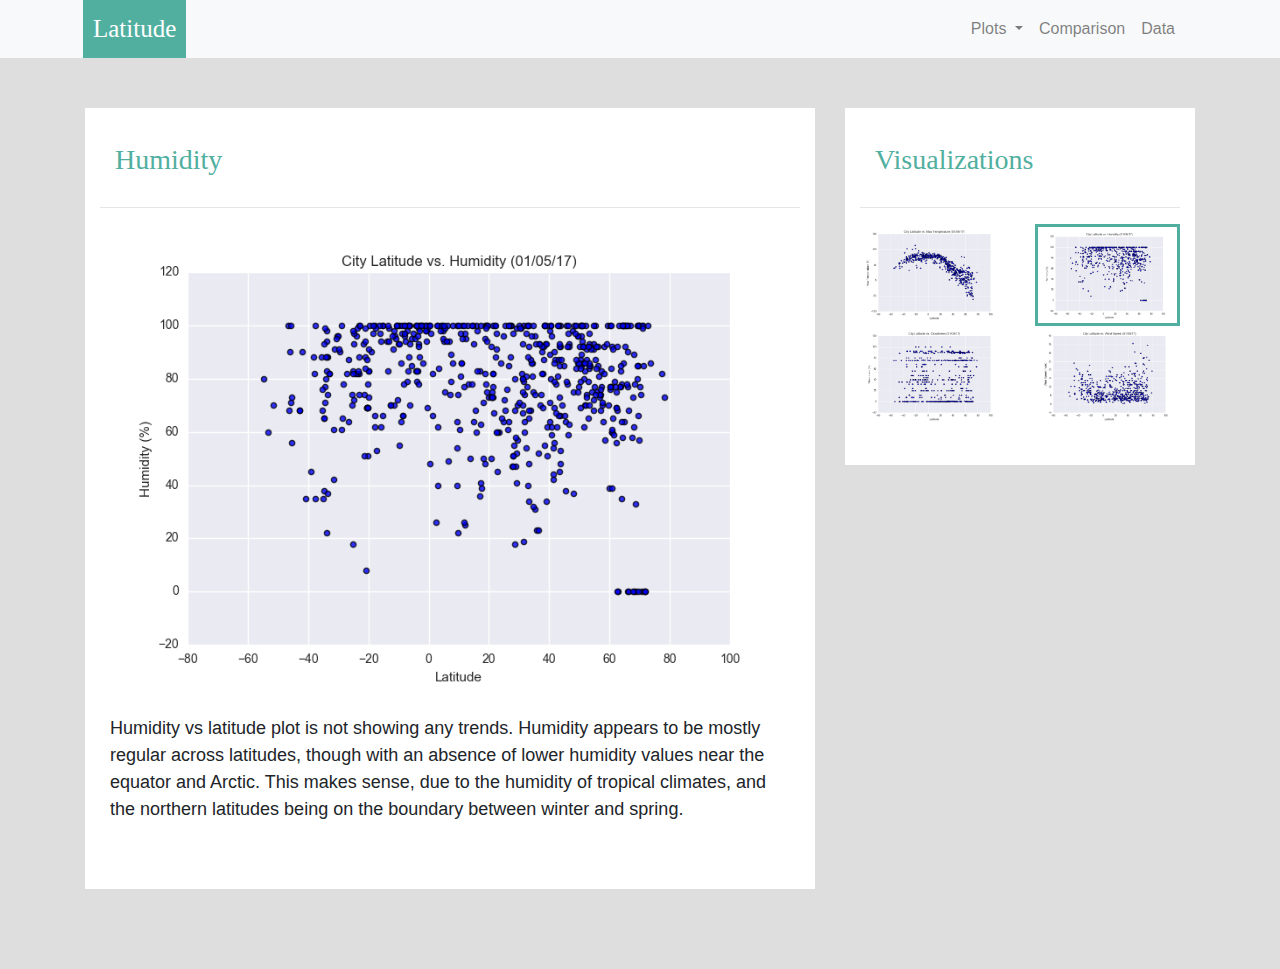
<file: humidity.html>
<!DOCTYPE html>
<html lang="en">

<head>
  <meta charset="UTF-8">
  <title>Humidity</title>
  <link rel="stylesheet" href="https://stackpath.bootstrapcdn.com/bootstrap/4.3.1/css/bootstrap.min.css" integrity="sha384-ggOyR0iXCbMQv3Xipma34MD+dH/1fQ784/j6cY/iJTQUOhcWr7x9JvoRxT2MZw1T" crossorigin="anonymous">

  <script src="https://code.jquery.com/jquery-3.3.1.slim.min.js" integrity="sha384-q8i/X+965DzO0rT7abK41JStQIAqVgRVzpbzo5smXKp4YfRvH+8abtTE1Pi6jizo" crossorigin="anonymous"></script>
  <script src="https://cdnjs.cloudflare.com/ajax/libs/popper.js/1.14.7/umd/popper.min.js" integrity="sha384-UO2eT0CpHqdSJQ6hJty5KVphtPhzWj9WO1clHTMGa3JDZwrnQq4sF86dIHNDz0W1" crossorigin="anonymous"></script>
  <script src="https://stackpath.bootstrapcdn.com/bootstrap/4.3.1/js/bootstrap.min.js" integrity="sha384-JjSmVgyd0p3pXB1rRibZUAYoIIy6OrQ6VrjIEaFf/nJGzIxFDsf4x0xIM+B07jRM" crossorigin="anonymous"></script>

  <link rel="stylesheet" href="style.css">
</head>
<body>
    <!--Navbar adjustments-->
    <nav class="navbar navbar-expand-lg navbar-light bg-light">
        <div class="container">
            <a class="navbar-brand text-white" href="index.html">Latitude</a>
            <button class="navbar-toggler" type="button" data-toggle="collapse" data-target="#navbarSupportedContent" aria-controls="navbarSupportedContent" aria-expanded="false" aria-label="Toggle navigation">
                <span class="navbar-toggler-icon"></span>
            </button>
                
            <div class="collapse navbar-collapse" id="navbarSupportedContent">
                <ul class="navbar-nav ml-auto">    
                    <li class="nav-item dropdown">
                        <a class="nav-link dropdown-toggle" href="#" id="navbarDropdown" role="button" data-toggle="dropdown" aria-haspopup="true" aria-expanded="false">
                            Plots
                        </a>
                        <div class="dropdown-menu dropdown-menu-right" aria-labelledby="navbarDropdown">
                            <a class="dropdown-item" href="temp.html">Max Temperature</a>
                            <a class="dropdown-item" href="humidity.html">Humidity</a>
                            <a class="dropdown-item" href="cloudiness.html">Cloudiness</a>
                            <a class="dropdown-item" href="windspeed.html">Wind Speed</a>
                        </div>
                    </li>
                    <li class="nav-item">
                        <a class="nav-link" href="comparison.html">Comparison</a>
                    </li>
                    <li class="nav-item">
                        <a class="nav-link" href="data.html">Data</a>
                    </li>
                </ul>
            </div>
        </div>
    </nav>

    <div class="container content">
        <div class="row">
            <div class="col-md-8">
                <div class="col-md-12">
                    <h3>Humidity</h3>
                    <hr>
                    
                    <img src="Resources/assets/images/Fig2.png" width="100%" alt="humidity">
                    <br>
                    <p>Humidity vs latitude plot is not showing any trends. Humidity appears to be mostly regular across latitudes, though with an absence of lower humidity values near the equator and Arctic. This makes sense, due to the humidity of tropical climates, and the northern latitudes being on the boundary between winter and spring.  </p>
                </div>
            </div>
<!--visualization part of the page-->            
            <div class="col-md-4">
                <div class="col-md-12">
                    <h3>Visualizations</h3>
                    <hr>
                    <div class="row">
                        <div class="col-3 col-md-6">
                            <a href="temp.html"><img src="Resources/assets/images/Fig1.png" width="100%" alt="temprature">
                            </a>
                        </div>
                        
                        <div class="col-3 col-md-6">
                            <a href="humidity.html"><img class="pic" src="Resources/assets/images/Fig2.png" width="100%" alt="humidity"></a>
                        </div>
                    
                        <div class="col-3 col-md-6">
                            <a href="cloudiness.html"><img src="Resources/assets/images/Fig3.png" width="100%" alt="cloudiness"></a>
                        </div>
                        
                        <div class="col-3 col-md-6">
                            <a href="windspeed.html"><img src="Resources/assets/images/Fig4.png" width="100%" alt="windspeed"></a>
                        </div>
                    </div>
                </div>
            </div>            
        </div>    
    </div>
    
</body>
</html>
</file>
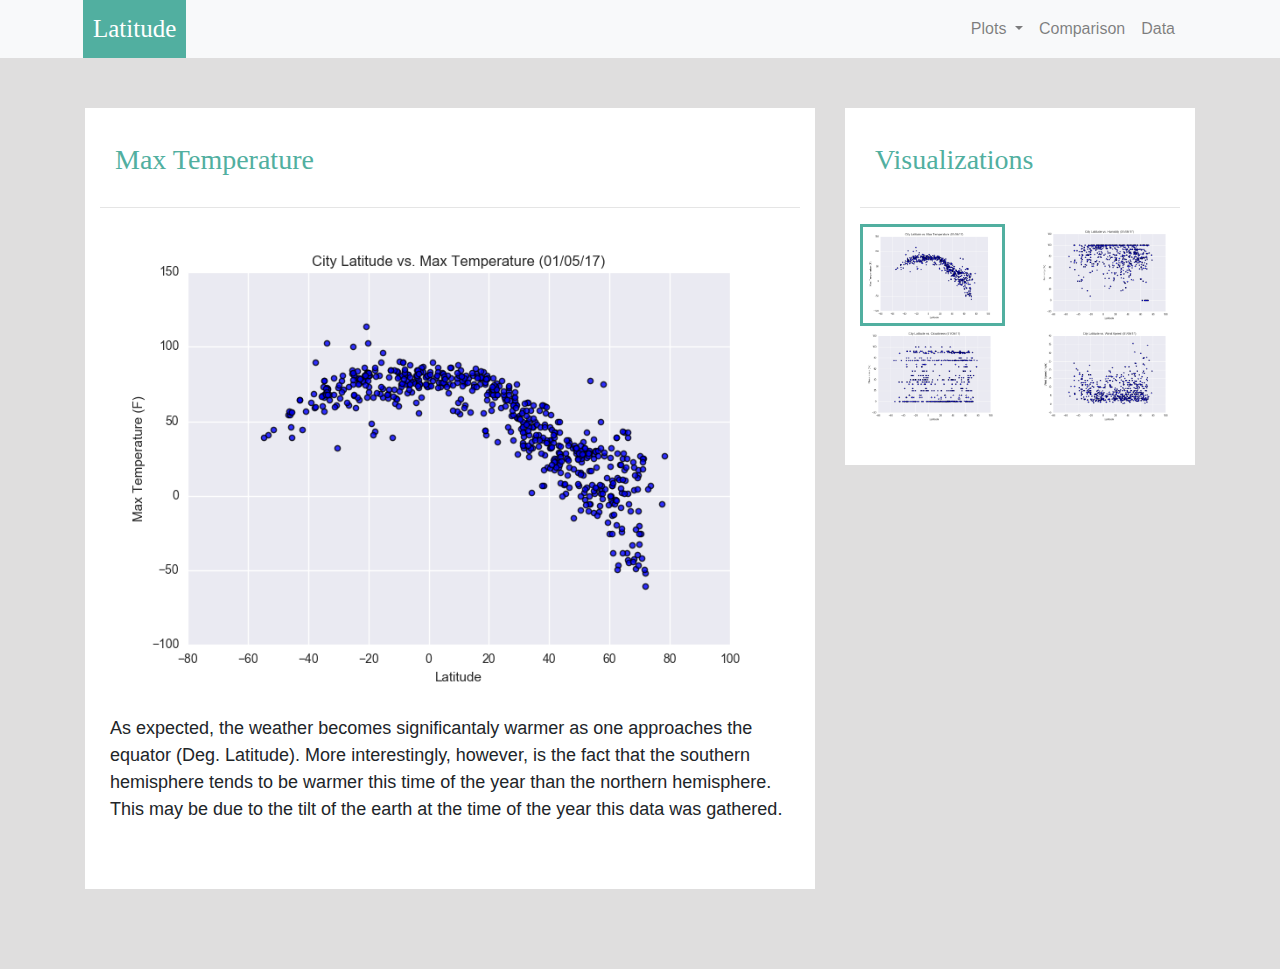
<file: temp.html>
<!DOCTYPE html>
<html lang="en">

<head>
  <meta charset="UTF-8">
  <title>Temperature</title>
  <link rel="stylesheet" href="https://stackpath.bootstrapcdn.com/bootstrap/4.3.1/css/bootstrap.min.css" integrity="sha384-ggOyR0iXCbMQv3Xipma34MD+dH/1fQ784/j6cY/iJTQUOhcWr7x9JvoRxT2MZw1T" crossorigin="anonymous">

  <script src="https://code.jquery.com/jquery-3.3.1.slim.min.js" integrity="sha384-q8i/X+965DzO0rT7abK41JStQIAqVgRVzpbzo5smXKp4YfRvH+8abtTE1Pi6jizo" crossorigin="anonymous"></script>
  <script src="https://cdnjs.cloudflare.com/ajax/libs/popper.js/1.14.7/umd/popper.min.js" integrity="sha384-UO2eT0CpHqdSJQ6hJty5KVphtPhzWj9WO1clHTMGa3JDZwrnQq4sF86dIHNDz0W1" crossorigin="anonymous"></script>
  <script src="https://stackpath.bootstrapcdn.com/bootstrap/4.3.1/js/bootstrap.min.js" integrity="sha384-JjSmVgyd0p3pXB1rRibZUAYoIIy6OrQ6VrjIEaFf/nJGzIxFDsf4x0xIM+B07jRM" crossorigin="anonymous"></script>

  <link rel="stylesheet" href="style.css">
</head>
<body>
    <!--Navbar adjustments-->
    <nav class="navbar navbar-expand-lg navbar-light bg-light">
        <div class="container">
            <a class="navbar-brand text-white" href="index.html">Latitude</a>
            <button class="navbar-toggler" type="button" data-toggle="collapse" data-target="#navbarSupportedContent" aria-controls="navbarSupportedContent" aria-expanded="false" aria-label="Toggle navigation">
                <span class="navbar-toggler-icon"></span>
            </button>
                
            <div class="collapse navbar-collapse" id="navbarSupportedContent">
                <ul class="navbar-nav ml-auto">    
                    <li class="nav-item dropdown">
                        <a class="nav-link dropdown-toggle" href="#" id="navbarDropdown" role="button" data-toggle="dropdown" aria-haspopup="true" aria-expanded="false">
                            Plots
                        </a>
                        <div class="dropdown-menu dropdown-menu-right" aria-labelledby="navbarDropdown">
                            <a class="dropdown-item" href="temp.html">Max Temperature</a>
                            <a class="dropdown-item" href="humidity.html">Humidity</a>
                            <a class="dropdown-item" href="cloudiness.html">Cloudiness</a>
                            <a class="dropdown-item" href="windspeed.html">Wind Speed</a>
                        </div>
                    </li>
                    <li class="nav-item">
                        <a class="nav-link" href="comparison.html">Comparison</a>
                    </li>
                    <li class="nav-item">
                        <a class="nav-link" href="data.html">Data</a>
                    </li>
                </ul>
            </div>
        </div>
    </nav>
    <!--temprature content adjustments-->
    <div class="container content">
        <div class="row">
            <div class="col-md-8">
                <div class="col-md-12">
                    <h3>Max Temperature</h3>
                    <hr>
                    <img src="Resources/assets/images/Fig1.png" width="100%" alt="temperature">
                    <br>
                    <p>As expected, the weather becomes significantaly warmer as one approaches the equator (Deg. Latitude). More interestingly, however, is the fact that the southern hemisphere tends to be warmer this time of the year than the northern hemisphere. This may be due to the tilt of the earth at the time of the year this data was gathered.</p>
                </div>
            </div>
            <!--visualizations container -->
            <div class="col-md-4">
                <div class="col-md-12">
                    <h3>Visualizations</h3>
                    <hr>
                    <div class="row">
                        <div class="col-3 col-md-6">
                            <a href="temp.html"><img class="pic" src="Resources/assets/images/Fig1.png" width="100%" alt="temprature"></a>
                        </div>
                        
                        <div class="col-3 col-md-6">
                            <a href="humidity.html"><img src="Resources/assets/images/Fig2.png" width="100%" alt="humidity"></a>
                        </div>
                    
                        <div class="col-3 col-md-6">
                            <a href="cloudiness.html"><img src="Resources/assets/images/Fig3.png" width="100%" alt="cloudiness"></a>
                        </div>
                        
                        <div class="col-3 col-md-6">
                            <a href="windspeed.html"><img src="Resources/assets/images/Fig4.png" width="100%" alt="windspeed"></a>
                        </div>
                    </div>
                </div>
            </div>            
        </div>    
    </div>
    
</body>
</html>
</file>
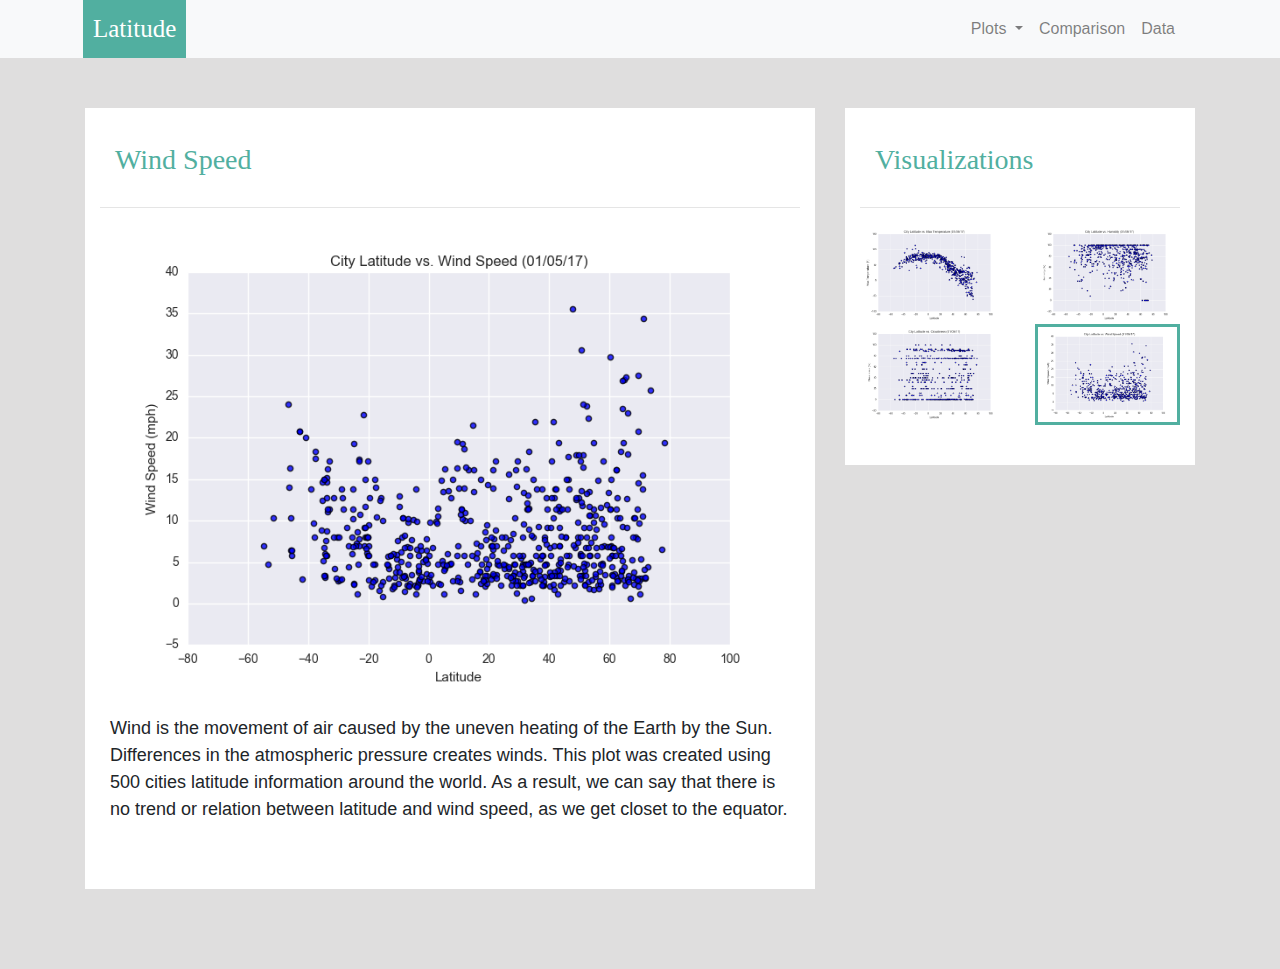
<file: windspeed.html>
<!DOCTYPE html>
<html lang="en">

<head>
  <meta charset="UTF-8">
  <title>Wind Speed</title>
  <link rel="stylesheet" href="https://stackpath.bootstrapcdn.com/bootstrap/4.3.1/css/bootstrap.min.css" integrity="sha384-ggOyR0iXCbMQv3Xipma34MD+dH/1fQ784/j6cY/iJTQUOhcWr7x9JvoRxT2MZw1T" crossorigin="anonymous">

  <script src="https://code.jquery.com/jquery-3.3.1.slim.min.js" integrity="sha384-q8i/X+965DzO0rT7abK41JStQIAqVgRVzpbzo5smXKp4YfRvH+8abtTE1Pi6jizo" crossorigin="anonymous"></script>
  <script src="https://cdnjs.cloudflare.com/ajax/libs/popper.js/1.14.7/umd/popper.min.js" integrity="sha384-UO2eT0CpHqdSJQ6hJty5KVphtPhzWj9WO1clHTMGa3JDZwrnQq4sF86dIHNDz0W1" crossorigin="anonymous"></script>
  <script src="https://stackpath.bootstrapcdn.com/bootstrap/4.3.1/js/bootstrap.min.js" integrity="sha384-JjSmVgyd0p3pXB1rRibZUAYoIIy6OrQ6VrjIEaFf/nJGzIxFDsf4x0xIM+B07jRM" crossorigin="anonymous"></script>

  <link rel="stylesheet" href="style.css">
</head>
<body>
    <!--Navbar adjustments-->
    <nav class="navbar navbar-expand-lg navbar-light bg-light">
        <div class="container">
            <a class="navbar-brand text-white" href="index.html">Latitude</a>
            <button class="navbar-toggler" type="button" data-toggle="collapse" data-target="#navbarSupportedContent" aria-controls="navbarSupportedContent" aria-expanded="false" aria-label="Toggle navigation">
                <span class="navbar-toggler-icon"></span>
            </button>
                
            <div class="collapse navbar-collapse" id="navbarSupportedContent">
                <ul class="navbar-nav ml-auto">    
                    <li class="nav-item dropdown">
                        <a class="nav-link dropdown-toggle" href="#" id="navbarDropdown" role="button" data-toggle="dropdown" aria-haspopup="true" aria-expanded="false">
                            Plots
                        </a>
                        <div class="dropdown-menu dropdown-menu-right" aria-labelledby="navbarDropdown">
                            <a class="dropdown-item" href="temp.html">Max Temperature</a>
                            <a class="dropdown-item" href="humidity.html">Humidity</a>
                            <a class="dropdown-item" href="cloudiness.html">Cloudiness</a>
                            <a class="dropdown-item" href="windspeed.html">Wind Speed</a>
                        </div>
                    </li>
                    <li class="nav-item">
                        <a class="nav-link" href="comparison.html">Comparison</a>
                    </li>
                    <li class="nav-item">
                        <a class="nav-link" href="data.html">Data</a>
                    </li>
                </ul>
            </div>
        </div>
    </nav>
    <!--wind speed content adjustments-->
    <div class="container content">
        <div class="row">
            <div class="col-md-8">
                <div class="col-md-12">
                    <h3>Wind Speed</h3>
                    <hr>
                    <img src="Resources/assets/images/Fig4.png" width="100%" alt="wind speed">
                    <br>
                    <p>Wind is the movement of air caused by the uneven heating of the Earth by the Sun. Differences in the atmospheric pressure creates winds. This plot was created using 500 cities latitude information around the world. As a result, we can say that there is no trend or relation between latitude and wind speed, as we get closet to the equator. </p>
                </div>
            </div>
            <!--visualizations container adjustments-->
            <div class="col-md-4">
                <div class="col-md-12">
                    <h3>Visualizations</h3>
                    <hr>
                    <div class="row">
                        <div class="col-3 col-md-6">
                            <a href="temp.html"><img src="Resources/assets/images/Fig1.png" width="100%" alt="temprature"></a>
                        </div>
                        
                        <div class="col-3 col-md-6">
                            <a href="humidity.html"><img src="Resources/assets/images/Fig2.png" width="100%" alt="humidity"></a>
                        </div>
                        
                        <div class="col-3 col-md-6">
                            <a href="cloudiness.html"><img src="Resources/assets/images/Fig3.png" width="100%" alt="cloudiness"></a>
                        </div>
                        
                        <div class="col-3 col-md-6">
                            <a href="windspeed.html"><img class="pic" src="Resources/assets/images/Fig4.png" width="100%" alt="windspeed"></a>
                        </div>
                    </div>
                </div>
            </div>            
        </div>    
    </div>
    
</body>
</html>
</file>
<file: style.css>
/* navbar styling*/
a.navbar-brand{
    margin-left: 10px;
    padding: 10px;
    background-color: rgb(81, 175, 160);
    font-family: 'Times New Roman', Times, serif;
    font-size: 25px;
}

/*footer styling*/
.page-footer{
    background-color: rgb(92, 90, 90);
    margin-top: 50px;
    position: fixed;
    bottom: 0;
    width: 100%;
}


/* header styling*/
h3{
    color: rgb(81, 175, 160);
    font-family: Georgia, 'Times New Roman', Times, serif;
    padding: 15px;
}

/* image styling*/
.img-thumbnail{
    padding:10px;
    border: none;
}

/* fontstyling for text*/
p{
   font-family: Arial, Helvetica, sans-serif;
   font-size: large;
   padding:10px;
}

/* body background*/
body{
    background-color: rgb(223, 222, 222);
}
.col-md-12{
    background-color: white;
    padding-top: 20px;
    padding-bottom:40px;
}

/* image border styling*/
.pic{
    border: 3px solid rgb(81, 175, 160);
}
/* navbar styling*/
.navbar{
    padding-top:0px;
    padding-bottom: 0px;
    padding-right:40px;
}

.nav-item.dropdown.show {
    background-color: #ddd;
}

.dropdown-menu {
    margin: 0;
}

/* content styling*/
.content {
    padding-top: 50px;
    padding-bottom: 80px;
    overflow: hidden;
}

.content.bg-white {
    margin-top: 15px;
}


/* table text adjustments*/
tr>th:nth-child(1),
tr>th:nth-child(3),
tr>th:nth-child(6),
tr>th:nth-child(7),
tr>th:nth-child(8),
tr>th:nth-child(9),
tr>th:nth-child(10),
tr>td:nth-child(1),
tr>td:nth-child(3),
tr>td:nth-child(6),
tr>td:nth-child(7),
tr>td:nth-child(8),
tr>td:nth-child(9),
tr>td:nth-child(10) {
    text-align: right;
}


/* small screen adjustments*/
@media(max-width:767px){
    .navbar.bg-light{
        background-color: rgb(81, 175, 160)!important;    
    }

    .navbar-collapse{
        background-color: #f8f9fa;
    }
    .navbar{
        padding:inherit;
    }
}
</file>
